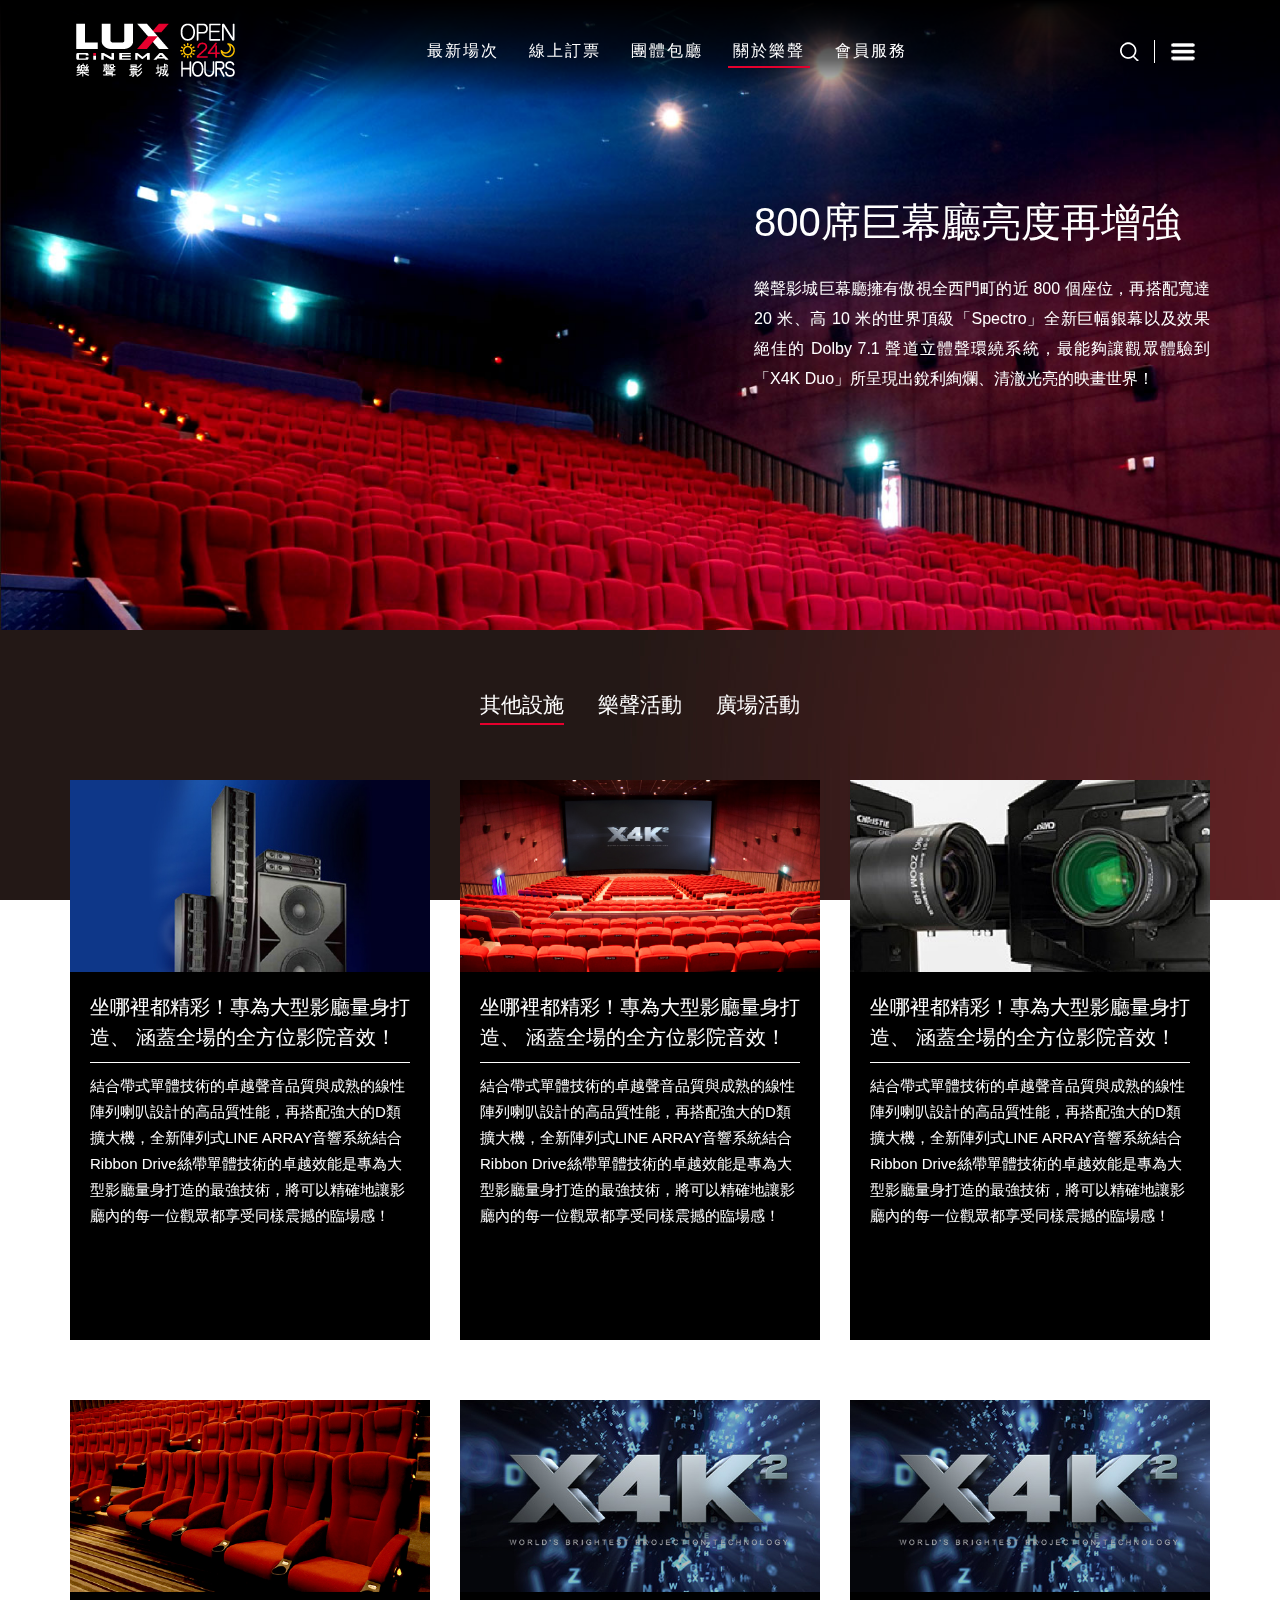
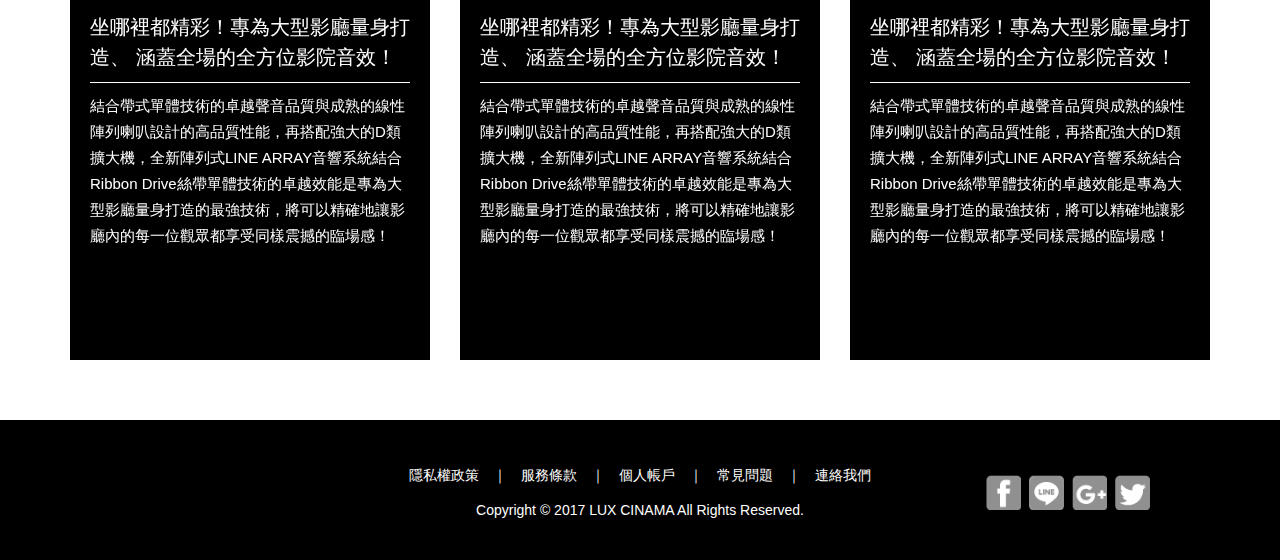
<file: about.html>
<!doctype html>
<html xmlns="http://www.w3.org/1999/xhtml">

<head>
  <meta http-equiv="Content-Type" content="text/html; charset=utf-8" />
  <title></title>
  <meta name="viewport" content="width=device-width, initial-scale=1">
  <link rel="stylesheet" href="css/bootstrap.min.css" type="text/css">
  <link rel="stylesheet" href="https://maxcdn.bootstrapcdn.com/font-awesome/4.7.0/css/font-awesome.min.css" type="text/css">
  <link rel="stylesheet" href="css/sky-forms.css" type="text/css">
  <link rel="stylesheet" href="css/swiper.min.css" type="text/css">
  <link rel="stylesheet" href="css/style.css" type="text/css">
  <script src="js/jquery.js"></script>
  <script src="js/bootstrap.min.js"></script>
  <!--[if lt IE 9]>
    <script src="https://oss.maxcdn.com/libs/html5shiv/3.7.0/html5shiv.js"></script>
    <script src="https://oss.maxcdn.com/libs/respond.js/1.4.2/respond.min.js"></script>
    <![endif]-->
  <style>
  </style>
</head>

<body>
  <div class="bg">
  </div>
  <header class="header-normal">
    <div class="container ">
      <div class="menu-normal-wrapper clearfix">
        <div class="logo"> <a href="index.html"><img src="images/logo.png" alt=""></a> </div>
        <nav class="menu-normal">
          <div class="close-menu-btn">
            <div id="nav-icon4" class="open "> <span></span> <span></span> <span></span> </div>
          </div>
          <ul class="clearfix nav-block_1">
            <li> <a href="time.html">最新場次</a> </li>
            <li> <a href="price.html">線上訂票</a> </li>
            <li> <a href="">團體包廳</a> </li>
            <li class="this"> <a href="about.html">關於樂聲</a> </li>
            <li> <a href="">會員服務</a> </li>
          </ul>
          <ul class="clearfix nav-block_2">
            <li id="go_show"> <a><img src="images/search.png" alt=""><span>搜尋</span></a> </li>
            <li class="dropdown menu-right"> <a id="drop3" href="#" class="dropdown-toggle" data-toggle="dropdown" aria-haspopup="true" role="button" aria-expanded="false">
                <img src="images/bar.png" alt=""><span>會員</span>
              </a>
              <ul class="dropdown-menu dropdown-menu-right" role="menu" aria-labelledby="drop3">
                <li role="presentation"><a role="menuitem" tabindex="-1" href="">登入/註冊</a></li>
                <li role="presentation"><a role="menuitem" tabindex="-1" href="">登出</a></li>
              </ul>
            </li>
          </ul>
          <div id="search" class="search_box_all">
            <div class="search_box">
              <input type="search"> <button>搜尋</button>
              <i class="fa fa-times" aria-hidden="true"></i>
            </div>
          </div>
        </nav>
        <div class="menu-right-toggle">
          <img src="images/bar.png" alt="">
        </div>
      </div>
    </div>
  </header>
  <div class="lux_wrapper">

    <div class="about">



      <div class="ad_1">
        <div class="container">
          <div class="ad_1_inner">
            <h1>
              800席巨幕廳亮度再增強
            </h1>
            <p>樂聲影城巨幕廳擁有傲視全西門町的近 800 個座位，再搭配寬達 20 米、高 10 米的世界頂級「Spectro」全新巨幅銀幕以及效果絕佳的 Dolby 7.1 聲道立體聲環繞系統，最能夠讓觀眾體驗到「X4K Duo」所呈現出銳利絢爛、清澈光亮的映畫世界！</p>
          </div>
        </div>
      </div>

      <div class="about_box">


        <div class="about_header">

          <a href="" class="this">其他設施
          </a>

          <a href="">樂聲活動
          </a>


          <a href="">廣場活動
          </a>


        </div>

        <div class="about_cont">

          <div class="container">

            <div class="row">

              <div class="col-md-4">

                <div class="about_one">

                  <div class="about_one_img">

                    <img src="images/about_01.jpg" alt="">

                  </div>

                  <h2>坐哪裡都精彩！專為大型影廳量身打造、
                    涵蓋全場的全方位影院音效！

                  </h2>

                  <p>結合帶式單體技術的卓越聲音品質與成熟的線性陣列喇叭設計的高品質性能，再搭配強大的D類擴大機，全新陣列式LINE ARRAY音響系統結合Ribbon Drive絲帶單體技術的卓越效能是專為大型影廳量身打造的最強技術，將可以精確地讓影廳內的每一位觀眾都享受同樣震撼的臨場感！ </p>

                </div>


              </div>

              <div class="col-md-4">

                <div class="about_one">

                  <div class="about_one_img">

                    <img src="images/about_02.jpg" alt="">

                  </div>

                  <h2>坐哪裡都精彩！專為大型影廳量身打造、
                    涵蓋全場的全方位影院音效！

                  </h2>

                  <p>結合帶式單體技術的卓越聲音品質與成熟的線性陣列喇叭設計的高品質性能，再搭配強大的D類擴大機，全新陣列式LINE ARRAY音響系統結合Ribbon Drive絲帶單體技術的卓越效能是專為大型影廳量身打造的最強技術，將可以精確地讓影廳內的每一位觀眾都享受同樣震撼的臨場感！ </p>

                </div>


              </div>


              <div class="col-md-4">

                <div class="about_one">

                  <div class="about_one_img">

                    <img src="images/about_03.jpg" alt="">

                  </div>

                  <h2>坐哪裡都精彩！專為大型影廳量身打造、
                    涵蓋全場的全方位影院音效！

                  </h2>

                  <p>結合帶式單體技術的卓越聲音品質與成熟的線性陣列喇叭設計的高品質性能，再搭配強大的D類擴大機，全新陣列式LINE ARRAY音響系統結合Ribbon Drive絲帶單體技術的卓越效能是專為大型影廳量身打造的最強技術，將可以精確地讓影廳內的每一位觀眾都享受同樣震撼的臨場感！ </p>

                </div>


              </div>


              <div class="col-md-4">

                <div class="about_one">

                  <div class="about_one_img">

                    <img src="images/about_04.jpg" alt="">

                  </div>

                  <h2>坐哪裡都精彩！專為大型影廳量身打造、
                    涵蓋全場的全方位影院音效！

                  </h2>

                  <p>結合帶式單體技術的卓越聲音品質與成熟的線性陣列喇叭設計的高品質性能，再搭配強大的D類擴大機，全新陣列式LINE ARRAY音響系統結合Ribbon Drive絲帶單體技術的卓越效能是專為大型影廳量身打造的最強技術，將可以精確地讓影廳內的每一位觀眾都享受同樣震撼的臨場感！ </p>

                </div>


              </div>

              <div class="col-md-4">

                <div class="about_one">

                  <div class="about_one_img">

                    <img src="images/about_05.jpg" alt="">

                  </div>

                  <h2>坐哪裡都精彩！專為大型影廳量身打造、
                    涵蓋全場的全方位影院音效！

                  </h2>

                  <p>結合帶式單體技術的卓越聲音品質與成熟的線性陣列喇叭設計的高品質性能，再搭配強大的D類擴大機，全新陣列式LINE ARRAY音響系統結合Ribbon Drive絲帶單體技術的卓越效能是專為大型影廳量身打造的最強技術，將可以精確地讓影廳內的每一位觀眾都享受同樣震撼的臨場感！ </p>

                </div>


              </div>

              <div class="col-md-4">

                <div class="about_one">

                  <div class="about_one_img">

                    <img src="images/about_05.jpg" alt="">

                  </div>

                  <h2>坐哪裡都精彩！專為大型影廳量身打造、
                    涵蓋全場的全方位影院音效！

                  </h2>

                  <p>結合帶式單體技術的卓越聲音品質與成熟的線性陣列喇叭設計的高品質性能，再搭配強大的D類擴大機，全新陣列式LINE ARRAY音響系統結合Ribbon Drive絲帶單體技術的卓越效能是專為大型影廳量身打造的最強技術，將可以精確地讓影廳內的每一位觀眾都享受同樣震撼的臨場感！ </p>

                </div>


              </div>


            </div>

          </div>




        </div>


      </div>


    </div>
  </div>




  </div>
  <footer>
    <div class="container">
      <div class="footer-r">
        <a href="">隱私權政策</a> ｜
        <a href="">服務條款</a> ｜
        <a href="">個人帳戶</a> ｜
        <a href="faq.html">常見問題</a> ｜
        <a href="">連絡我們 </a>
        <div class="footer-data"> Copyright © 2017 LUX CINAMA All Rights Reserved. </div>
      </div>
      <div class="f-icon">
        <a href=""><img src="images/icon_01.png" alt=""></a> <a href=""><img src="images/icon_02.png" alt=""></a>
        <a href=""><img src="images/icon_03.png" alt=""></a> <a href=""><img src="images/icon_04.png" alt=""></a>
      </div>
    </div>
  </footer>
  <!--Back to top-->
  <a href="" class="scrollup"><i class="fa fa-chevron-circle-up"></i></a>
  <!--Javascript Plugin-->
  <script src="js/totop.js" type="text/javascript"></script>
  <script>
    //側邊menu
    $(".menu-right-toggle").click(function() {
      $(".menu-normal").addClass("go-left");
    });
    $(".close-menu-btn").click(function() {
      $(".menu-normal").removeClass("go-left");
    });
    //end 側邊menu
    $(document).mouseup(function(e) {
      var container = $(".menu-normal");
      if (!container.is(e.target) // if the target of the click isn't the container...
        &&
        container.has(e.target).length === 0) // ... nor a descendant of the container
      {
        $(".menu-normal").removeClass("go-left");
      }
    });
    //menu按鈕變形
    /*
    $(document).ready(function(){
    $('#nav-icon4').click(function(){
    $(this).toggleClass('open');
    });
    });
    */
  </script>
  <script>
    $("#go_show").click(function() {
      $("#search").addClass("show_box");
    });
    $(".fa-times").click(function() {
      $("#search").removeClass("show_box");
    });
  </script>
  <script src="js/swiper.min.js"></script>
  <script>
    var swiper = new Swiper('.time_one_right.swiper-container', {
      paginationClickable: true,
      nextButton: '.swiper-button-next',
      prevButton: '.swiper-button-prev',
      // direction: 'vertical',//垂直顯示
      spaceBetween: 20, //兩個slider的距離
      //slidesPerView: 3, //一頁幾個slider
      slidesPerView: 'auto', //自動分組
      observer: true,
      observeParents: true,
      //centeredSlides: true, //置中
      //  mousewheelControl: true,  //滑鼠滾動
      //   effect: 'fade'  //淡入
      /*
      effect: 'coverflow', //3D翻轉
      coverflow: {
      rotate: 50,
      stretch: 0,
      depth: 100,
      modifier: 1,
      slideShadows : true,
      },
      */
      centeredSlides: true,
      //paginationType: 'fraction', //顯示頁數
      //   paginationType: 'progress', //進度條
      //autoplay: 4000,
      //autoplayDisableOnInteraction: true, //操作後停止自動播放
    });
  </script>
  <script src="js/scrollreveal.min.js"></script>
  <script>
    // 修改默认配置
    window.sr = ScrollReveal({
      reset: true
    });
    // 自定义一个动画集合
    sr.reveal('.box-1-right', {
      delay: 0,
      duration: 1000,
      origin: 'right',
      distance: '40%',
      scale: 1,
      viewFactor: 0.6, //0.20表示元素在产生动画之前，它的20%在viewport或容器的边界之内
      reset: true, //是否只顯示一次
    });
    // 自定义一个动画集合
    sr.reveal('.box-2-left', {
      delay: 0,
      duration: 1000,
      origin: 'left',
      distance: '40%',
      scale: 1,
      viewFactor: 0.6, //0.20表示元素在产生动画之前，它的20%在viewport或容器的边界之内
    });
  </script>
</body>

</html>
</file>
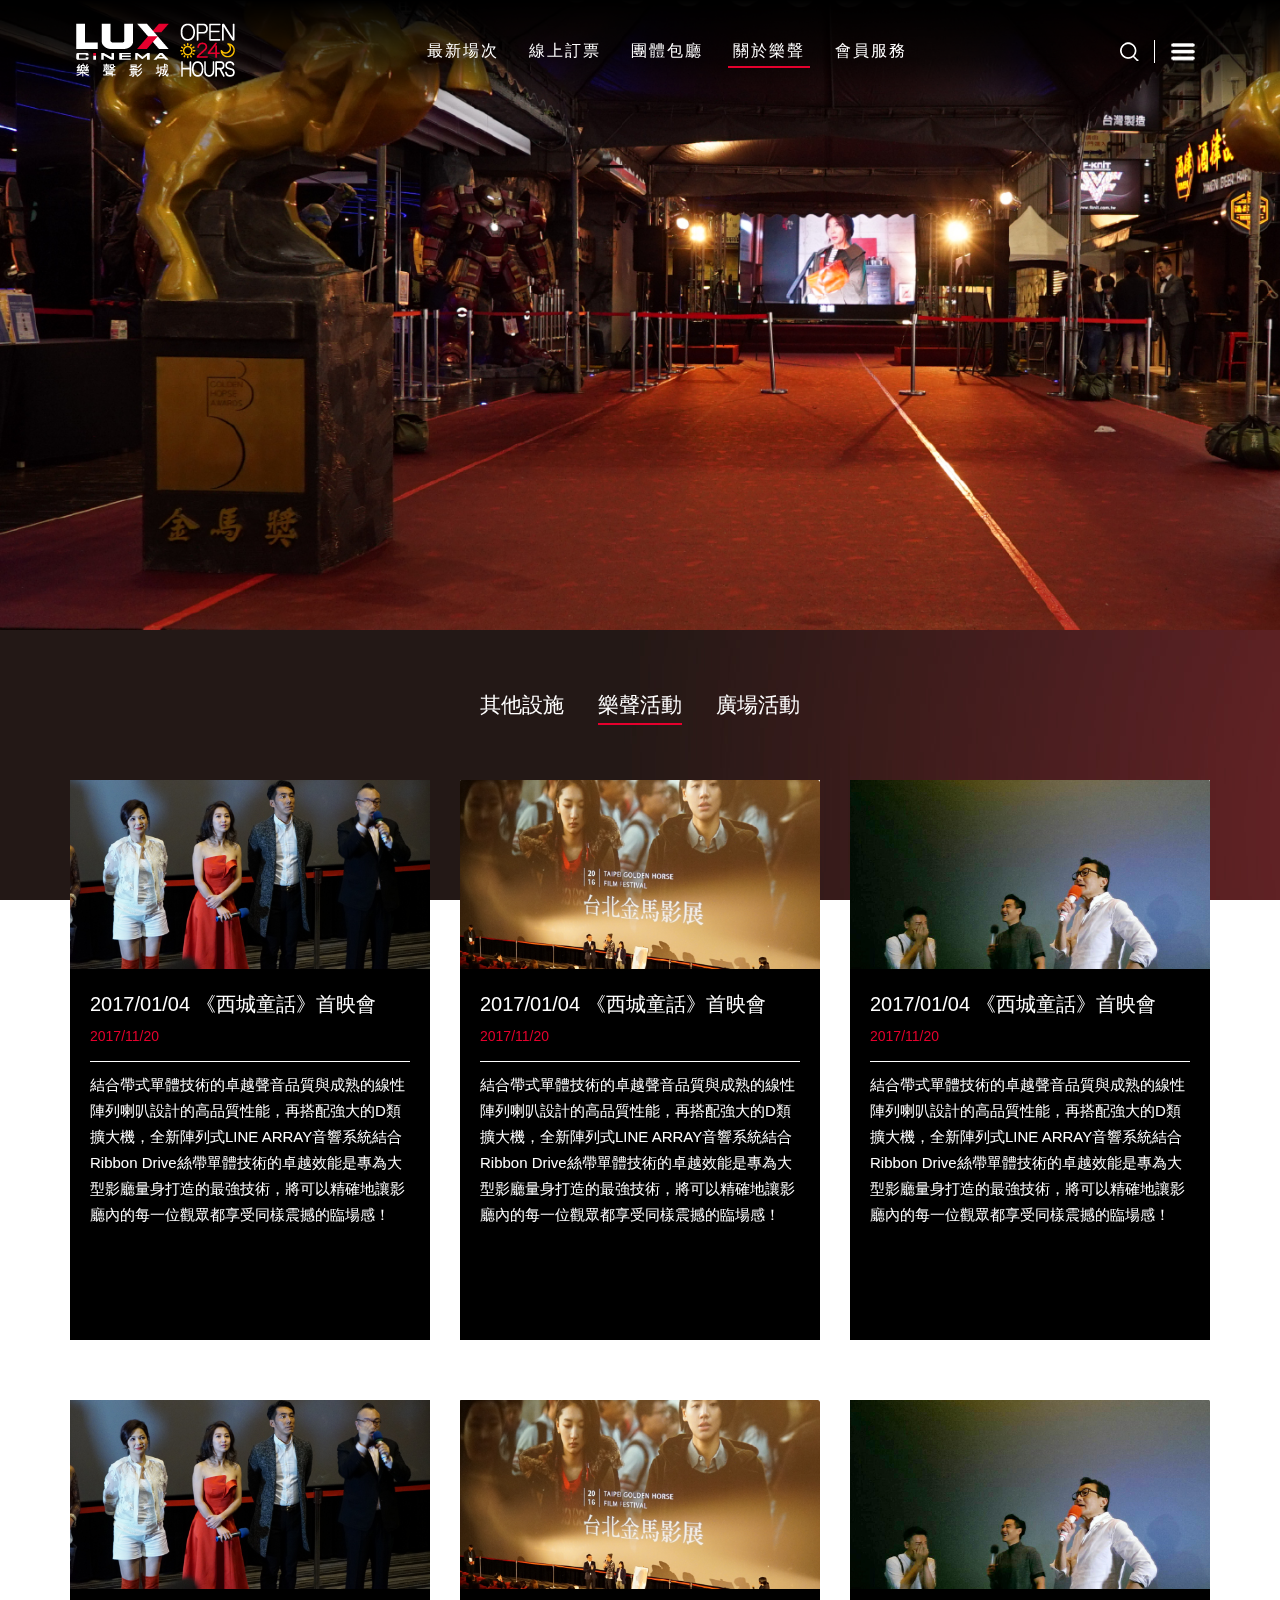
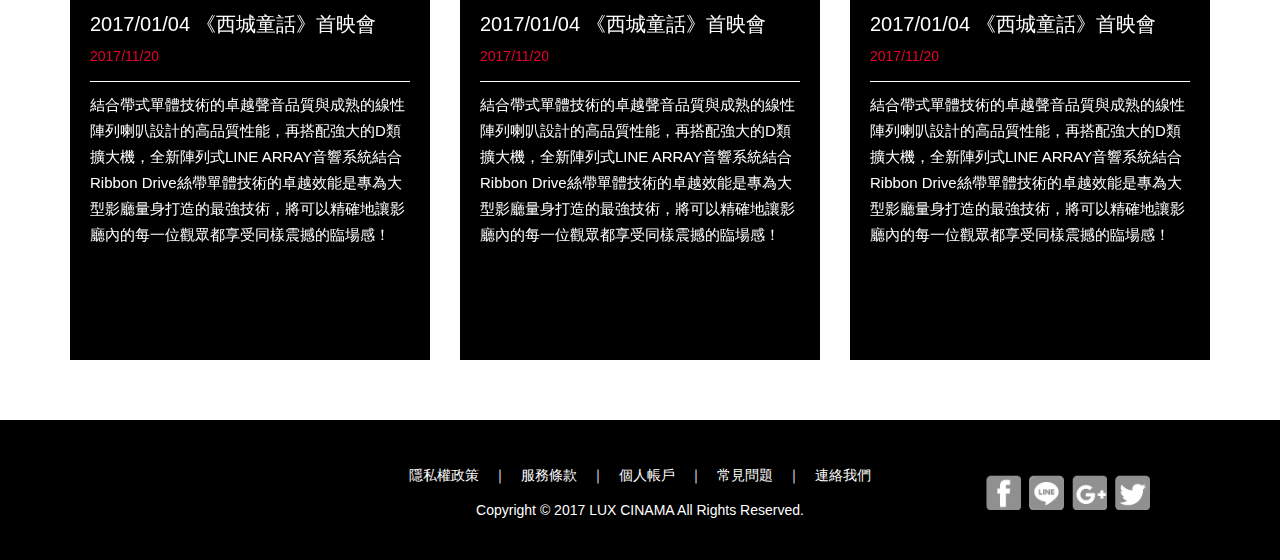
<file: event.html>
<!doctype html>
<html xmlns="http://www.w3.org/1999/xhtml">
  <head>
    <meta http-equiv="Content-Type" content="text/html; charset=utf-8" />
    <title></title>
    <meta name="viewport" content="width=device-width, initial-scale=1">
    <link rel="stylesheet" href="css/bootstrap.min.css" type="text/css">
    <link rel="stylesheet" href="https://maxcdn.bootstrapcdn.com/font-awesome/4.7.0/css/font-awesome.min.css" type="text/css">
    <link rel="stylesheet" href="css/sky-forms.css" type="text/css">
    <link rel="stylesheet" href="css/swiper.min.css" type="text/css">
    <link rel="stylesheet" href="css/style.css" type="text/css">
    <script src="js/jquery.js"></script>
    <script src="js/bootstrap.min.js"></script>
    <!--[if lt IE 9]>
    <script src="https://oss.maxcdn.com/libs/html5shiv/3.7.0/html5shiv.js"></script>
    <script src="https://oss.maxcdn.com/libs/respond.js/1.4.2/respond.min.js"></script>
    <![endif]-->
    <style>
    </style>
  </head>
  <body>
    <div class="bg">
    </div>
    <header  class="header-normal">
      <div class="container ">
        <div class="menu-normal-wrapper clearfix">
          <div class="logo"> <a href=""><img src="images/logo.png" alt=""></a> </div>
          <nav class="menu-normal">
            <div class="close-menu-btn">
              <div id="nav-icon4" class="open "> <span></span> <span></span> <span></span> </div>
            </div>
            <ul class="clearfix nav-block_1">
              <li > <a href="">最新場次</a> </li>
              <li> <a href="">線上訂票</a> </li>
              <li> <a href="">團體包廳</a> </li>
              <li class="this"> <a href="">關於樂聲</a> </li>
              <li> <a href="">會員服務</a> </li>
            </ul>
            <ul class="clearfix nav-block_2">
              <li id="go_show"> <a><img src="images/search.png" alt=""><span>搜尋</span></a> </li>
              <li class="dropdown menu-right"> <a id="drop3" href="#" class="dropdown-toggle" data-toggle="dropdown" aria-haspopup="true" role="button" aria-expanded="false">
                <img src="images/bar.png" alt=""><span>會員</span>
              </a>
              <ul class="dropdown-menu dropdown-menu-right" role="menu" aria-labelledby="drop3">
                <li role="presentation"><a role="menuitem" tabindex="-1" href="">登入/註冊</a></li>
                <li role="presentation"><a role="menuitem" tabindex="-1" href="">登出</a></li>
              </ul>
            </li>
          </ul>
          <div id="search" class="search_box_all">
            <div class="search_box">
              <input type="search">   <button>搜尋</button>
              <i class="fa fa-times" aria-hidden="true"></i>
            </div>
          </div>
        </nav>
        <div class="menu-right-toggle">
          <img src="images/bar.png" alt="">
        </div>
      </div>
    </div>
  </header>
  <div class="lux_wrapper">
    <div class="about">
      <div class="ad_1" style="background-image:url(images/about_top_1.jpg)">
      </div>
      <div class="about_box">
        <div class="about_header">
          <a href="" >其他設施
          </a>
          <a href="" class="this">樂聲活動
          </a>
          <a href="">廣場活動
          </a>
        </div>
        <div class="about_cont">
          <div class="container">
            <div class="row">
              <div class="col-md-4">
                <div class="about_one">
                  <div class="about_one_img">
                    <img src="images/about_06.jpg" alt="">
                  </div>
                  <h2>2017/01/04
                  《西城童話》首映會
                  <span>2017/11/20</span>
                  </h2>
                  <p>結合帶式單體技術的卓越聲音品質與成熟的線性陣列喇叭設計的高品質性能，再搭配強大的D類擴大機，全新陣列式LINE ARRAY音響系統結合Ribbon Drive絲帶單體技術的卓越效能是專為大型影廳量身打造的最強技術，將可以精確地讓影廳內的每一位觀眾都享受同樣震撼的臨場感！ </p>
                </div>
              </div>
              <div class="col-md-4">
                <div class="about_one">
                  <div class="about_one_img">
                    <img src="images/about_07.jpg" alt="">
                  </div>
                  <h2>2017/01/04
                  《西城童話》首映會
                  <span>2017/11/20</span>
                  </h2>
                  <p>結合帶式單體技術的卓越聲音品質與成熟的線性陣列喇叭設計的高品質性能，再搭配強大的D類擴大機，全新陣列式LINE ARRAY音響系統結合Ribbon Drive絲帶單體技術的卓越效能是專為大型影廳量身打造的最強技術，將可以精確地讓影廳內的每一位觀眾都享受同樣震撼的臨場感！ </p>
                </div>
              </div>
              <div class="col-md-4">
                <div class="about_one">
                  <div class="about_one_img">
                    <img src="images/about_08.jpg" alt="">
                  </div>
                  <h2>2017/01/04
                  《西城童話》首映會
                  <span>2017/11/20</span>
                  </h2>
                  <p>結合帶式單體技術的卓越聲音品質與成熟的線性陣列喇叭設計的高品質性能，再搭配強大的D類擴大機，全新陣列式LINE ARRAY音響系統結合Ribbon Drive絲帶單體技術的卓越效能是專為大型影廳量身打造的最強技術，將可以精確地讓影廳內的每一位觀眾都享受同樣震撼的臨場感！ </p>
                </div>
              </div>
              <div class="col-md-4">
                <div class="about_one">
                  <div class="about_one_img">
                    <img src="images/about_06.jpg" alt="">
                  </div>
                  <h2>2017/01/04
                  《西城童話》首映會
                  <span>2017/11/20</span>
                  </h2>
                  <p>結合帶式單體技術的卓越聲音品質與成熟的線性陣列喇叭設計的高品質性能，再搭配強大的D類擴大機，全新陣列式LINE ARRAY音響系統結合Ribbon Drive絲帶單體技術的卓越效能是專為大型影廳量身打造的最強技術，將可以精確地讓影廳內的每一位觀眾都享受同樣震撼的臨場感！ </p>
                </div>
              </div>
              <div class="col-md-4">
                <div class="about_one">
                  <div class="about_one_img">
                    <img src="images/about_07.jpg" alt="">
                  </div>
                  <h2>2017/01/04
                  《西城童話》首映會
                  <span>2017/11/20</span>
                  </h2>
                  <p>結合帶式單體技術的卓越聲音品質與成熟的線性陣列喇叭設計的高品質性能，再搭配強大的D類擴大機，全新陣列式LINE ARRAY音響系統結合Ribbon Drive絲帶單體技術的卓越效能是專為大型影廳量身打造的最強技術，將可以精確地讓影廳內的每一位觀眾都享受同樣震撼的臨場感！ </p>
                </div>
              </div>
              <div class="col-md-4">
                <div class="about_one">
                  <div class="about_one_img">
                    <img src="images/about_08.jpg" alt="">
                  </div>
                  <h2>2017/01/04
                  《西城童話》首映會
                  <span>2017/11/20</span>
                  </h2>
                  <p>結合帶式單體技術的卓越聲音品質與成熟的線性陣列喇叭設計的高品質性能，再搭配強大的D類擴大機，全新陣列式LINE ARRAY音響系統結合Ribbon Drive絲帶單體技術的卓越效能是專為大型影廳量身打造的最強技術，將可以精確地讓影廳內的每一位觀眾都享受同樣震撼的臨場感！ </p>
                </div>
              </div>
            </div>
          </div>
        </div>
      </div>
    </div>
  </div>
</div>
<footer>
  <div class="container">
    <div class="footer-r">
      <a href="/member/privacy">隱私權政策</a> ｜
      <a href="mailto:support@garageplay.tw">服務條款</a> ｜
      <a href="/member/about">個人帳戶</a> ｜
      <a href="/member/service">常見問題</a>  ｜
      <a href="/media">連絡我們 </a>
      <div class="footer-data"> Copyright © 2017  LUX CINAMA All Rights Reserved. </div>
    </div>
    <div class="f-icon">
      <a href=""><img src="images/icon_01.png" alt=""></a> <a href=""><img src="images/icon_02.png" alt=""></a>
      <a href=""><img src="images/icon_03.png" alt=""></a> <a href=""><img src="images/icon_04.png" alt=""></a>
    </div>
  </div>
</footer>
<!--Back to top-->
<a href="" class="scrollup"><i class="fa fa-chevron-circle-up"></i></a>
<!--Javascript Plugin-->
<script src="js/totop.js" type="text/javascript"></script>
<script>
//側邊menu
$(".menu-right-toggle").click(function(){
$(".menu-normal").addClass("go-left");
});
$(".close-menu-btn").click(function(){
$(".menu-normal").removeClass("go-left");
});
//end 側邊menu
$(document).mouseup(function (e){
var container = $(".menu-normal");
if (!container.is(e.target) // if the target of the click isn't the container...
&& container.has(e.target).length === 0) // ... nor a descendant of the container
{
$(".menu-normal").removeClass("go-left");
}
});
//menu按鈕變形
/*
$(document).ready(function(){
$('#nav-icon4').click(function(){
$(this).toggleClass('open');
});
});
*/
</script>
<script>
$("#go_show").click(function(){
$("#search").addClass("show_box");
});
$(".fa-times").click(function(){
$("#search").removeClass("show_box");
});
</script>
<script src="js/swiper.min.js"></script>
<script>
var swiper = new Swiper('.time_one_right.swiper-container', {
paginationClickable: true,
nextButton:'.swiper-button-next',
prevButton:'.swiper-button-prev',
// direction: 'vertical',//垂直顯示
spaceBetween: 20,//兩個slider的距離
//slidesPerView: 3, //一頁幾個slider
slidesPerView:'auto', //自動分組
observer:true,
observeParents:true,
//centeredSlides: true, //置中
//  mousewheelControl: true,  //滑鼠滾動
//   effect: 'fade'  //淡入
/*
effect: 'coverflow', //3D翻轉
coverflow: {
rotate: 50,
stretch: 0,
depth: 100,
modifier: 1,
slideShadows : true,
},
*/
centeredSlides: true,
//paginationType: 'fraction', //顯示頁數
//   paginationType: 'progress', //進度條
//autoplay: 4000,
//autoplayDisableOnInteraction: true, //操作後停止自動播放
});
</script>
<script src="js/scrollreveal.min.js"></script>
<script>
// 修改默认配置
window.sr = ScrollReveal({ reset: true });
// 自定义一个动画集合
sr.reveal( '.box-1-right', {
delay: 0,
duration    : 1000,
origin:'right',
distance: '40%',
scale: 1,
viewFactor  : 0.6, //0.20表示元素在产生动画之前，它的20%在viewport或容器的边界之内
reset:true, //是否只顯示一次
} );
// 自定义一个动画集合
sr.reveal( '.box-2-left', {
delay: 0,
duration    : 1000,
origin:'left',
distance: '40%',
scale: 1,
viewFactor  : 0.6, //0.20表示元素在产生动画之前，它的20%在viewport或容器的边界之内
} );
</script>
</body>
</html>
</file>
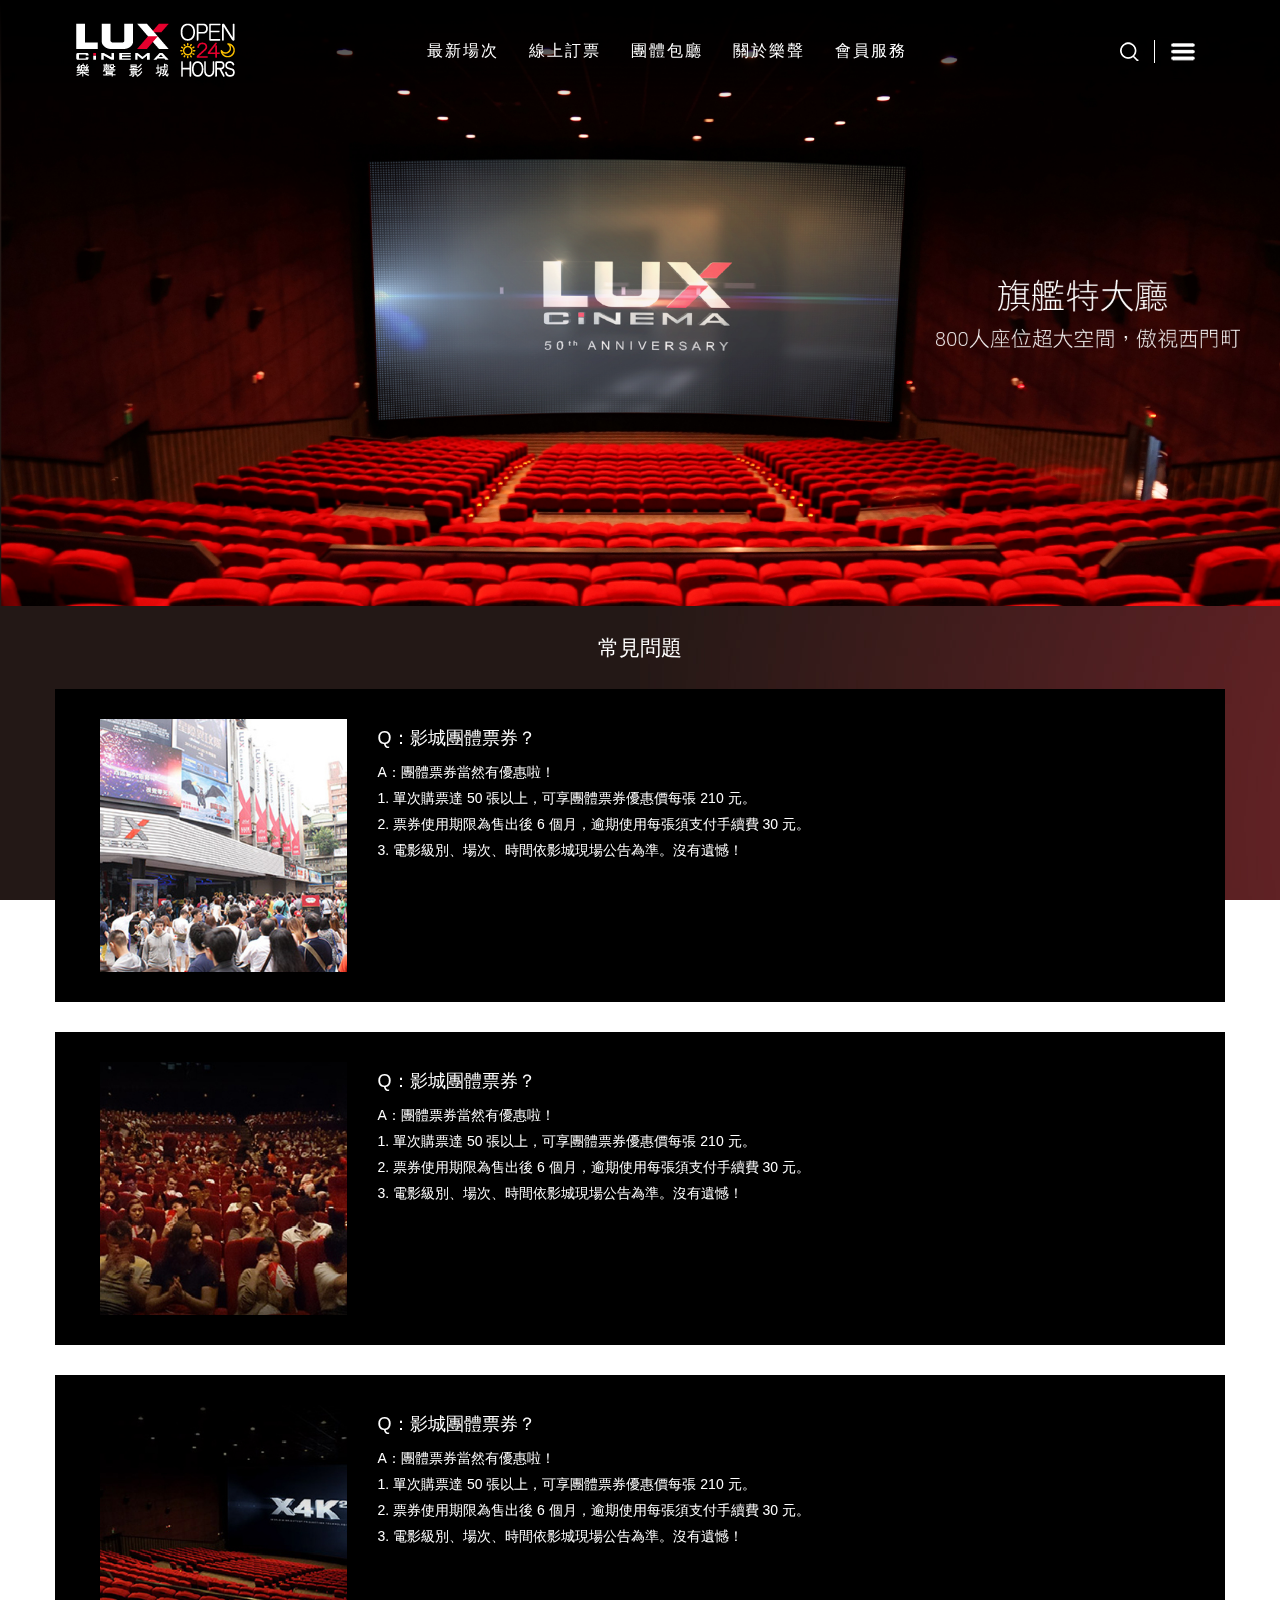
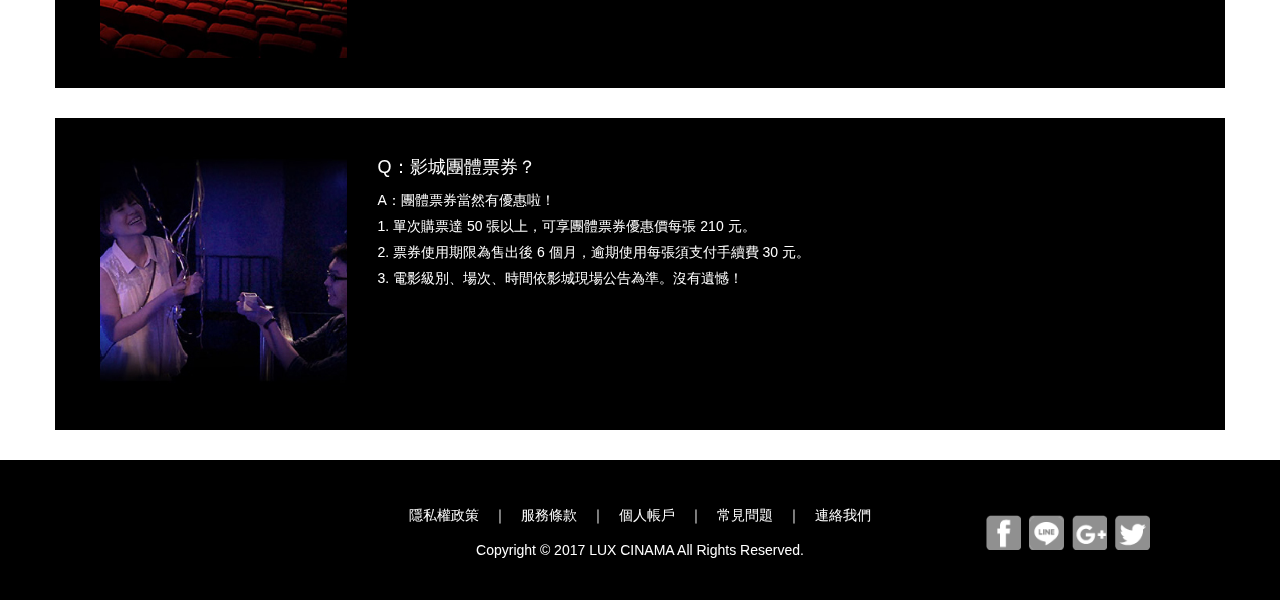
<file: faq.html>
<!doctype html>
<html xmlns="http://www.w3.org/1999/xhtml">

<head>
  <meta http-equiv="Content-Type" content="text/html; charset=utf-8" />
  <title></title>
  <meta name="viewport" content="width=device-width, initial-scale=1">
  <link rel="stylesheet" href="css/bootstrap.min.css" type="text/css">
  <link rel="stylesheet" href="https://maxcdn.bootstrapcdn.com/font-awesome/4.7.0/css/font-awesome.min.css" type="text/css">
  <link rel="stylesheet" href="css/sky-forms.css" type="text/css">
  <link rel="stylesheet" href="css/swiper.min.css" type="text/css">
  <link rel="stylesheet" href="css/style.css" type="text/css">
  <script src="js/jquery.js"></script>
  <script src="js/bootstrap.min.js"></script>
  <!--[if lt IE 9]>
    <script src="https://oss.maxcdn.com/libs/html5shiv/3.7.0/html5shiv.js"></script>
    <script src="https://oss.maxcdn.com/libs/respond.js/1.4.2/respond.min.js"></script>
    <![endif]-->
  <style>
  </style>
</head>

<body>
  <div class="bg">
  </div>
  <header class="header-normal">
    <div class="container ">
      <div class="menu-normal-wrapper clearfix">
        <div class="logo"> <a href="index.html"><img src="images/logo.png" alt=""></a> </div>
        <nav class="menu-normal">
          <div class="close-menu-btn">
            <div id="nav-icon4" class="open "> <span></span> <span></span> <span></span> </div>
          </div>
          <ul class="clearfix nav-block_1">
            <li> <a href="time.html">最新場次</a> </li>
            <li> <a href="price.html">線上訂票</a> </li>
            <li> <a href="">團體包廳</a> </li>
            <li> <a href="about.html">關於樂聲</a> </li>
            <li> <a href="">會員服務</a> </li>
          </ul>
          <ul class="clearfix nav-block_2">
            <li id="go_show"> <a><img src="images/search.png" alt=""><span>搜尋</span></a> </li>
            <li class="dropdown menu-right"> <a id="drop3" href="#" class="dropdown-toggle" data-toggle="dropdown" aria-haspopup="true" role="button" aria-expanded="false">
                <img src="images/bar.png" alt=""><span>會員</span>
              </a>
              <ul class="dropdown-menu dropdown-menu-right" role="menu" aria-labelledby="drop3">
                <li role="presentation"><a role="menuitem" tabindex="-1" href="">登入/註冊</a></li>
                <li role="presentation"><a role="menuitem" tabindex="-1" href="">登出</a></li>
              </ul>
            </li>
          </ul>
          <div id="search" class="search_box_all">
            <div class="search_box">
              <input type="search"> <button>搜尋</button>
              <i class="fa fa-times" aria-hidden="true"></i>
            </div>
          </div>
        </nav>
        <div class="menu-right-toggle">
          <img src="images/bar.png" alt="">
        </div>
      </div>
    </div>
  </header>
  <div class="lux_wrapper">
    <div class="about">
      <div class="about_top">
        <img src="images/about_top_2.jpg" alt="">
      </div>
      <div class="faq">
        <h3>常見問題</h3>
        <div class="container">
          <div class="row">
            <div class="col-md-3">
              <img src="images/about_09.jpg" alt="">
            </div>
            <div class="col-md-9">
              <h4>Q：影城團體票券？
              </h4>
              <p>A：團體票券當然有優惠啦！<br>
                1. 單次購票達 50 張以上，可享團體票券優惠價每張 210 元。<br>
                2. 票券使用期限為售出後 6 個月，逾期使用每張須支付手續費 30 元。<br>
                3. 電影級別、場次、時間依影城現場公告為準。沒有遺憾！ </p>
            </div>
          </div>
          <div class="row">
            <div class="col-md-3">
              <img src="images/about_10.jpg" alt="">
            </div>
            <div class="col-md-9">
              <h4>Q：影城團體票券？
              </h4>
              <p>A：團體票券當然有優惠啦！<br>
                1. 單次購票達 50 張以上，可享團體票券優惠價每張 210 元。<br>
                2. 票券使用期限為售出後 6 個月，逾期使用每張須支付手續費 30 元。<br>
                3. 電影級別、場次、時間依影城現場公告為準。沒有遺憾！ </p>
            </div>
          </div>
          <div class="row">
            <div class="col-md-3">
              <img src="images/about_11.jpg" alt="">
            </div>
            <div class="col-md-9">
              <h4>Q：影城團體票券？
              </h4>
              <p>A：團體票券當然有優惠啦！<br>
                1. 單次購票達 50 張以上，可享團體票券優惠價每張 210 元。<br>
                2. 票券使用期限為售出後 6 個月，逾期使用每張須支付手續費 30 元。<br>
                3. 電影級別、場次、時間依影城現場公告為準。沒有遺憾！ </p>
            </div>
          </div>
          <div class="row">
            <div class="col-md-3">
              <img src="images/about_12.jpg" alt="">
            </div>
            <div class="col-md-9">
              <h4>Q：影城團體票券？
              </h4>
              <p>A：團體票券當然有優惠啦！<br>
                1. 單次購票達 50 張以上，可享團體票券優惠價每張 210 元。<br>
                2. 票券使用期限為售出後 6 個月，逾期使用每張須支付手續費 30 元。<br>
                3. 電影級別、場次、時間依影城現場公告為準。沒有遺憾！ </p>
            </div>
          </div>
        </div>
      </div>
    </div>
  </div>
  </div>
  <footer>
    <div class="container">
      <div class="footer-r">
        <a href="">隱私權政策</a> ｜
        <a href="">服務條款</a> ｜
        <a href="">個人帳戶</a> ｜
        <a href="faq.html">常見問題</a> ｜
        <a href="">連絡我們 </a>
        <div class="footer-data"> Copyright © 2017 LUX CINAMA All Rights Reserved. </div>
      </div>
      <div class="f-icon">
        <a href=""><img src="images/icon_01.png" alt=""></a> <a href=""><img src="images/icon_02.png" alt=""></a>
        <a href=""><img src="images/icon_03.png" alt=""></a> <a href=""><img src="images/icon_04.png" alt=""></a>
      </div>
    </div>
  </footer>
  <!--Back to top-->
  <a href="" class="scrollup"><i class="fa fa-chevron-circle-up"></i></a>
  <!--Javascript Plugin-->
  <script src="js/totop.js" type="text/javascript"></script>
  <script>
    //側邊menu
    $(".menu-right-toggle").click(function() {
      $(".menu-normal").addClass("go-left");
    });
    $(".close-menu-btn").click(function() {
      $(".menu-normal").removeClass("go-left");
    });
    //end 側邊menu
    $(document).mouseup(function(e) {
      var container = $(".menu-normal");
      if (!container.is(e.target) // if the target of the click isn't the container...
        &&
        container.has(e.target).length === 0) // ... nor a descendant of the container
      {
        $(".menu-normal").removeClass("go-left");
      }
    });
    //menu按鈕變形
    /*
    $(document).ready(function(){
    $('#nav-icon4').click(function(){
    $(this).toggleClass('open');
    });
    });
    */
  </script>
  <script>
    $("#go_show").click(function() {
      $("#search").addClass("show_box");
    });
    $(".fa-times").click(function() {
      $("#search").removeClass("show_box");
    });
  </script>
  <script src="js/swiper.min.js"></script>
  <script>
    var swiper = new Swiper('.time_one_right.swiper-container', {
      paginationClickable: true,
      nextButton: '.swiper-button-next',
      prevButton: '.swiper-button-prev',
      // direction: 'vertical',//垂直顯示
      spaceBetween: 20, //兩個slider的距離
      //slidesPerView: 3, //一頁幾個slider
      slidesPerView: 'auto', //自動分組
      observer: true,
      observeParents: true,
      //centeredSlides: true, //置中
      //  mousewheelControl: true,  //滑鼠滾動
      //   effect: 'fade'  //淡入
      /*
      effect: 'coverflow', //3D翻轉
      coverflow: {
      rotate: 50,
      stretch: 0,
      depth: 100,
      modifier: 1,
      slideShadows : true,
      },
      */
      centeredSlides: true,
      //paginationType: 'fraction', //顯示頁數
      //   paginationType: 'progress', //進度條
      //autoplay: 4000,
      //autoplayDisableOnInteraction: true, //操作後停止自動播放
    });
  </script>
  <script src="js/scrollreveal.min.js"></script>
  <script>
    // 修改默认配置
    window.sr = ScrollReveal({
      reset: true
    });
    // 自定义一个动画集合
    sr.reveal('.box-1-right', {
      delay: 0,
      duration: 1000,
      origin: 'right',
      distance: '40%',
      scale: 1,
      viewFactor: 0.6, //0.20表示元素在产生动画之前，它的20%在viewport或容器的边界之内
      reset: true, //是否只顯示一次
    });
    // 自定义一个动画集合
    sr.reveal('.box-2-left', {
      delay: 0,
      duration: 1000,
      origin: 'left',
      distance: '40%',
      scale: 1,
      viewFactor: 0.6, //0.20表示元素在产生动画之前，它的20%在viewport或容器的边界之内
    });
  </script>
</body>

</html>
</file>
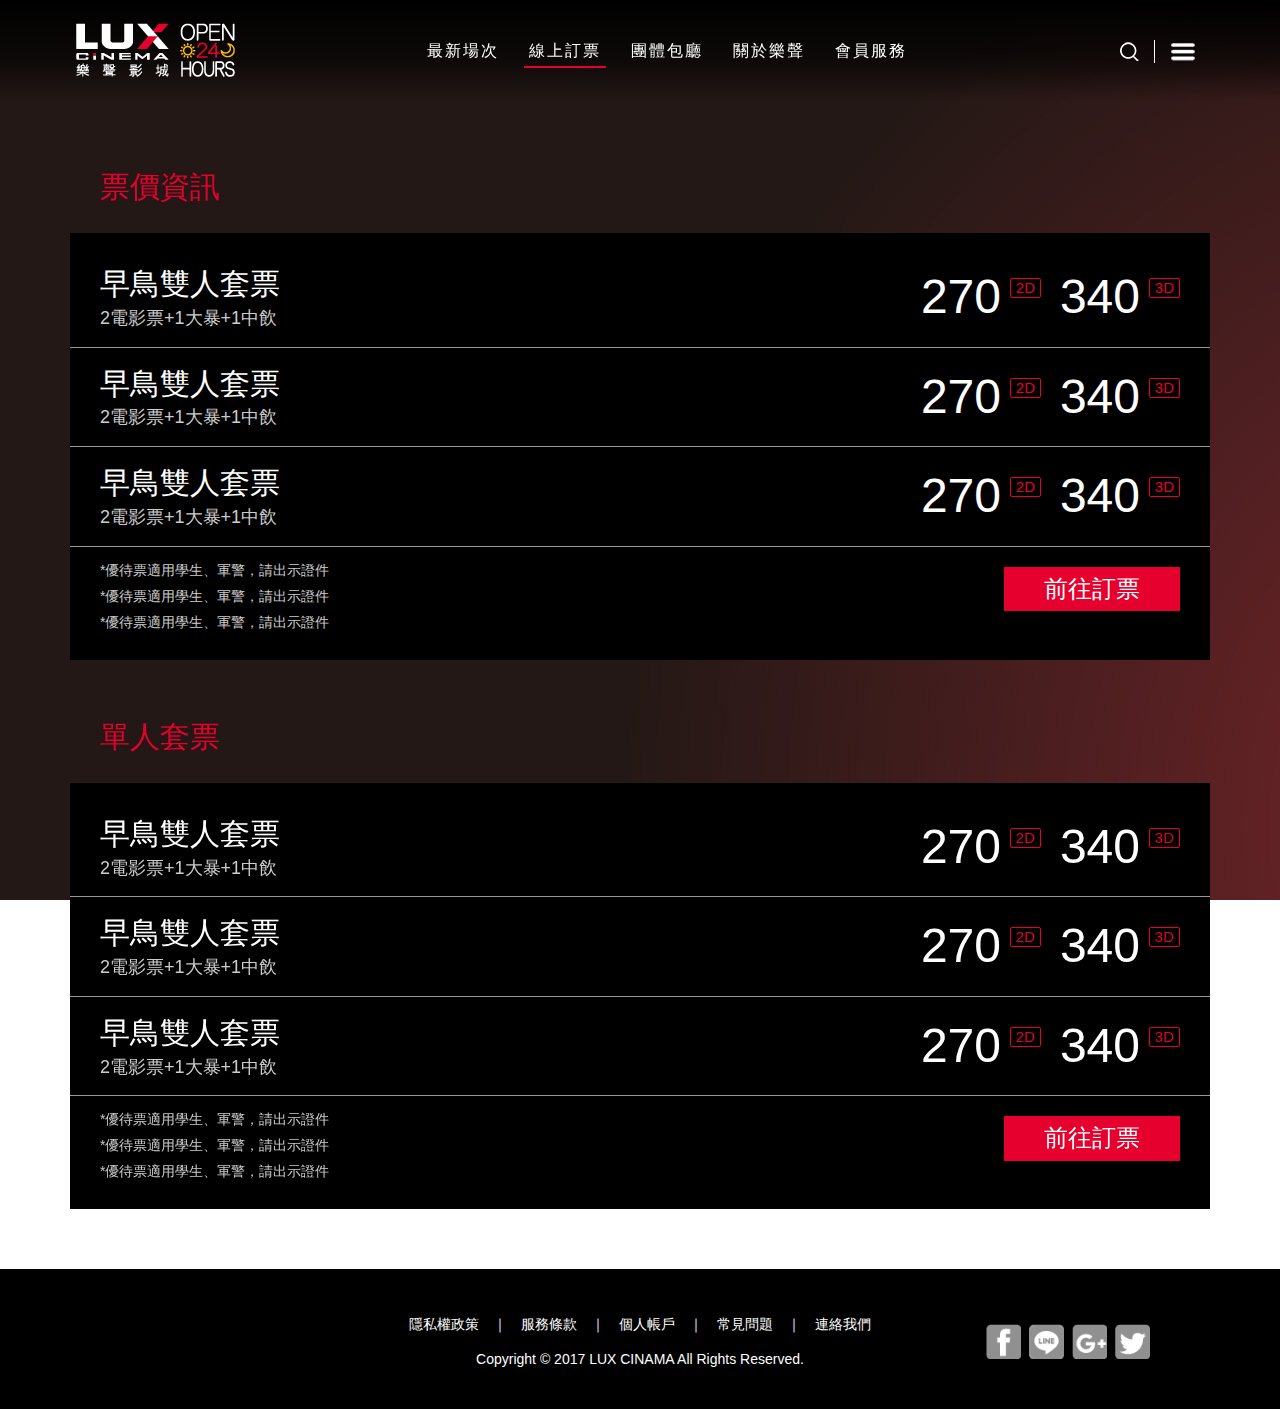
<file: price.html>
<!doctype html>
<html xmlns="http://www.w3.org/1999/xhtml">

<head>
  <meta http-equiv="Content-Type" content="text/html; charset=utf-8" />
  <title></title>
  <meta name="viewport" content="width=device-width, initial-scale=1">
  <link rel="stylesheet" href="css/bootstrap.min.css" type="text/css">
  <link rel="stylesheet" href="https://maxcdn.bootstrapcdn.com/font-awesome/4.7.0/css/font-awesome.min.css" type="text/css">
  <link rel="stylesheet" href="css/sky-forms.css" type="text/css">
  <link rel="stylesheet" href="css/swiper.min.css" type="text/css">
  <link rel="stylesheet" href="css/style.css" type="text/css">
  <script src="js/jquery.js"></script>
  <script src="js/bootstrap.min.js"></script>
  <!--[if lt IE 9]>
    <script src="https://oss.maxcdn.com/libs/html5shiv/3.7.0/html5shiv.js"></script>
    <script src="https://oss.maxcdn.com/libs/respond.js/1.4.2/respond.min.js"></script>
    <![endif]-->
  <style>
  </style>
</head>

<body>
  <div class="bg">
  </div>
  <header class="header-normal">
    <div class="container ">
      <div class="menu-normal-wrapper clearfix">
        <div class="logo"> <a href="index.html"><img src="images/logo.png" alt=""></a> </div>
        <nav class="menu-normal">
          <div class="close-menu-btn">
            <div id="nav-icon4" class="open "> <span></span> <span></span> <span></span> </div>
          </div>
          <ul class="clearfix nav-block_1">
            <li> <a href="time.html">最新場次</a> </li>
            <li class="this"> <a href="price.html">線上訂票</a> </li>
            <li> <a href="">團體包廳</a> </li>
            <li> <a href="about.html">關於樂聲</a> </li>
            <li> <a href="">會員服務</a> </li>
          </ul>
          <ul class="clearfix nav-block_2">
            <li id="go_show"> <a><img src="images/search.png" alt=""><span>搜尋</span></a> </li>
            <li class="dropdown menu-right"> <a id="drop3" href="#" class="dropdown-toggle" data-toggle="dropdown" aria-haspopup="true" role="button" aria-expanded="false">
                <img src="images/bar.png" alt=""><span>會員</span>
              </a>
              <ul class="dropdown-menu dropdown-menu-right" role="menu" aria-labelledby="drop3">
                <li role="presentation"><a role="menuitem" tabindex="-1" href="">登入/註冊</a></li>
                <li role="presentation"><a role="menuitem" tabindex="-1" href="">登出</a></li>
              </ul>
            </li>
          </ul>
          <div id="search" class="search_box_all">
            <div class="search_box">
              <input type="search"> <button>搜尋</button>
              <i class="fa fa-times" aria-hidden="true"></i>
            </div>
          </div>
        </nav>
        <div class="menu-right-toggle">
          <img src="images/bar.png" alt="">
        </div>
      </div>
    </div>
  </header>
  <div class="lux_wrapper">
    <div class="price_all">
      <div class="container">


        <div class="price_box">
          <h1>票價資訊</h1>
          <div class="price_one">
            <div class="price_one_box">
              <div class="price_row">
                <div class="price_left">
                  早鳥雙人套票
                  <span>2電影票+1大暴+1中飲</span>
                </div>
                <div class="price_right">
                  <div class="price_no">
                    270
                    <span>2D</span>
                  </div>
                  <div class="price_no">
                    340
                    <span>3D</span>
                  </div>
                </div>
              </div>

              <div class="price_row">
                <div class="price_left">
                  早鳥雙人套票
                  <span>2電影票+1大暴+1中飲</span>
                </div>
                <div class="price_right">
                  <div class="price_no">
                    270
                    <span>2D</span>
                  </div>
                  <div class="price_no">
                    340
                    <span>3D</span>
                  </div>
                </div>
              </div>


              <div class="price_row">
                <div class="price_left">
                  早鳥雙人套票
                  <span>2電影票+1大暴+1中飲</span>
                </div>
                <div class="price_right">
                  <div class="price_no">
                    270
                    <span>2D</span>
                  </div>
                  <div class="price_no">
                    340
                    <span>3D</span>
                  </div>
                </div>
              </div>

            </div>
            <div class="one_bottom">
              <div class="one_bottom_left">
                *優待票適用學生、軍警，請出示證件
                <br> *優待票適用學生、軍警，請出示證件
                <br> *優待票適用學生、軍警，請出示證件


              </div>
              <div class="one_bottom_right">
                <a href="tkt_01.html" class="one_bottom_btn">前往訂票</a>
              </div>
            </div>
          </div>
        </div>




        <div class="price_box">
          <h1>單人套票</h1>
          <div class="price_one">
            <div class="price_one_box">
              <div class="price_row">
                <div class="price_left">
                  早鳥雙人套票
                  <span>2電影票+1大暴+1中飲</span>
                </div>
                <div class="price_right">
                  <div class="price_no">
                    270
                    <span>2D</span>
                  </div>
                  <div class="price_no">
                    340
                    <span>3D</span>
                  </div>
                </div>
              </div>

              <div class="price_row">
                <div class="price_left">
                  早鳥雙人套票
                  <span>2電影票+1大暴+1中飲</span>
                </div>
                <div class="price_right">
                  <div class="price_no">
                    270
                    <span>2D</span>
                  </div>
                  <div class="price_no">
                    340
                    <span>3D</span>
                  </div>
                </div>
              </div>


              <div class="price_row">
                <div class="price_left">
                  早鳥雙人套票
                  <span>2電影票+1大暴+1中飲</span>
                </div>
                <div class="price_right">
                  <div class="price_no">
                    270
                    <span>2D</span>
                  </div>
                  <div class="price_no">
                    340
                    <span>3D</span>
                  </div>
                </div>
              </div>

            </div>
            <div class="one_bottom">
              <div class="one_bottom_left">
                *優待票適用學生、軍警，請出示證件
                <br> *優待票適用學生、軍警，請出示證件
                <br> *優待票適用學生、軍警，請出示證件


              </div>
              <div class="one_bottom_right">
                <a href="tkt_01.html" class="one_bottom_btn">前往訂票</a>
              </div>
            </div>
          </div>
        </div>
      </div>
    </div>
  </div>
  <footer>
    <div class="container">
      <div class="footer-r">
        <a href="">隱私權政策</a> ｜
        <a href="">服務條款</a> ｜
        <a href="">個人帳戶</a> ｜
        <a href="faq.html">常見問題</a> ｜
        <a href="">連絡我們 </a>
        <div class="footer-data"> Copyright © 2017 LUX CINAMA All Rights Reserved. </div>
      </div>
      <div class="f-icon">
        <a href=""><img src="images/icon_01.png" alt=""></a> <a href=""><img src="images/icon_02.png" alt=""></a>
        <a href=""><img src="images/icon_03.png" alt=""></a> <a href=""><img src="images/icon_04.png" alt=""></a>
      </div>
    </div>
  </footer>
  <!--Back to top-->
  <a href="" class="scrollup"><i class="fa fa-chevron-circle-up"></i></a>
  <!--Javascript Plugin-->
  <script src="js/totop.js" type="text/javascript"></script>
  <script>
    //側邊menu
    $(".menu-right-toggle").click(function() {
      $(".menu-normal").addClass("go-left");
    });
    $(".close-menu-btn").click(function() {
      $(".menu-normal").removeClass("go-left");
    });
    //end 側邊menu
    $(document).mouseup(function(e) {
      var container = $(".menu-normal");
      if (!container.is(e.target) // if the target of the click isn't the container...
        &&
        container.has(e.target).length === 0) // ... nor a descendant of the container
      {
        $(".menu-normal").removeClass("go-left");
      }
    });
    //menu按鈕變形
    /*
    $(document).ready(function(){
    $('#nav-icon4').click(function(){
    $(this).toggleClass('open');
    });
    });
    */
  </script>
  <script>
    $("#go_show").click(function() {
      $("#search").addClass("show_box");
    });
    $(".fa-times").click(function() {
      $("#search").removeClass("show_box");
    });
  </script>
  <script src="js/swiper.min.js"></script>
  <script>
    var swiper = new Swiper('.time_one_right.swiper-container', {
      paginationClickable: true,
      nextButton: '.swiper-button-next',
      prevButton: '.swiper-button-prev',
      // direction: 'vertical',//垂直顯示
      spaceBetween: 20, //兩個slider的距離
      //slidesPerView: 3, //一頁幾個slider
      slidesPerView: 'auto', //自動分組
      observer: true,
      observeParents: true,
      //centeredSlides: true, //置中
      //  mousewheelControl: true,  //滑鼠滾動
      //   effect: 'fade'  //淡入
      /*
      effect: 'coverflow', //3D翻轉
      coverflow: {
      rotate: 50,
      stretch: 0,
      depth: 100,
      modifier: 1,
      slideShadows : true,
      },
      */
      centeredSlides: true,
      //paginationType: 'fraction', //顯示頁數
      //   paginationType: 'progress', //進度條
      //autoplay: 4000,
      //autoplayDisableOnInteraction: true, //操作後停止自動播放
    });
  </script>
  <script src="js/scrollreveal.min.js"></script>
  <script>
    // 修改默认配置
    window.sr = ScrollReveal({
      reset: true
    });
    // 自定义一个动画集合
    sr.reveal('.box-1-right', {
      delay: 0,
      duration: 1000,
      origin: 'right',
      distance: '40%',
      scale: 1,
      viewFactor: 0.6, //0.20表示元素在产生动画之前，它的20%在viewport或容器的边界之内
      reset: true, //是否只顯示一次
    });
    // 自定义一个动画集合
    sr.reveal('.box-2-left', {
      delay: 0,
      duration: 1000,
      origin: 'left',
      distance: '40%',
      scale: 1,
      viewFactor: 0.6, //0.20表示元素在产生动画之前，它的20%在viewport或容器的边界之内
    });
  </script>
</body>

</html>
</file>
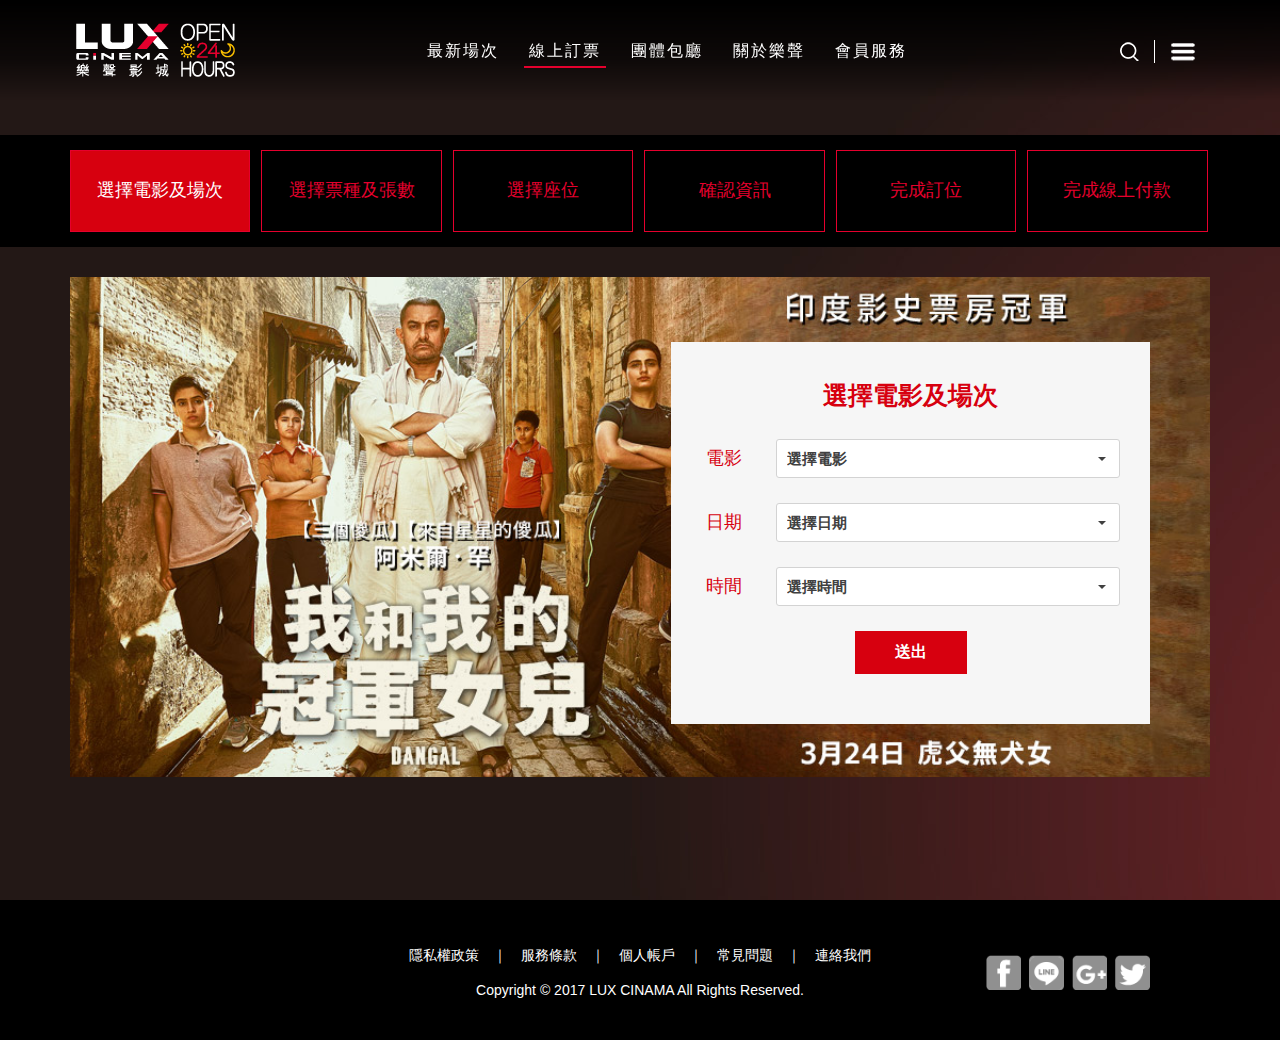
<file: tkt_01.html>
<!doctype html>
<html xmlns="http://www.w3.org/1999/xhtml">

<head>
  <meta http-equiv="Content-Type" content="text/html; charset=utf-8" />
  <title></title>
  <meta name="viewport" content="width=device-width, initial-scale=1">
  <link rel="stylesheet" href="css/bootstrap.min.css" type="text/css">
  <link rel="stylesheet" href="https://maxcdn.bootstrapcdn.com/font-awesome/4.7.0/css/font-awesome.min.css" type="text/css">
  <link rel="stylesheet" href="css/sky-forms.css" type="text/css">
  <link rel="stylesheet" href="css/swiper.min.css" type="text/css">
  <link rel="stylesheet" href="css/style.css" type="text/css">
  <link rel="stylesheet" href="css/tkt.css" type="text/css">
  <script src="js/jquery.js"></script>
  <script src="js/bootstrap.min.js"></script>
  <!--[if lt IE 9]>
    <script src="https://oss.maxcdn.com/libs/html5shiv/3.7.0/html5shiv.js"></script>
    <script src="https://oss.maxcdn.com/libs/respond.js/1.4.2/respond.min.js"></script>
    <![endif]-->
  <style>
  </style>
</head>

<body>
  <div class="bg">
  </div>
  <header class="header-normal">
    <div class="container ">
      <div class="menu-normal-wrapper clearfix">
        <div class="logo"> <a href="index.html"><img src="images/logo.png" alt=""></a> </div>
        <nav class="menu-normal">
          <div class="close-menu-btn">
            <div id="nav-icon4" class="open "> <span></span> <span></span> <span></span> </div>
          </div>
          <ul class="clearfix nav-block_1">
            <li> <a href="time.html">最新場次</a> </li>
            <li class="this"> <a href="price.html">線上訂票</a> </li>
            <li> <a href="">團體包廳</a> </li>
            <li> <a href="about.html">關於樂聲</a> </li>
            <li> <a href="">會員服務</a> </li>
          </ul>
          <ul class="clearfix nav-block_2">
            <li id="go_show"> <a><img src="images/search.png" alt=""><span>搜尋</span></a> </li>
            <li class="dropdown menu-right"> <a id="drop3" href="#" class="dropdown-toggle" data-toggle="dropdown" aria-haspopup="true" role="button" aria-expanded="false">
                <img src="images/bar.png" alt=""><span>會員</span>
              </a>
              <ul class="dropdown-menu dropdown-menu-right" role="menu" aria-labelledby="drop3">
                <li role="presentation"><a role="menuitem" tabindex="-1" href="">登入/註冊</a></li>
                <li role="presentation"><a role="menuitem" tabindex="-1" href="">登出</a></li>
              </ul>
            </li>
          </ul>
          <div id="search" class="search_box_all">
            <div class="search_box">
              <input type="search"> <button>搜尋</button>
              <i class="fa fa-times" aria-hidden="true"></i>
            </div>
          </div>
        </nav>
        <div class="menu-right-toggle">
          <img src="images/bar.png" alt="">
        </div>
      </div>
    </div>
  </header>
  <div class="lux_wrapper_tkt">


    <!--步驟-->
    <div class=" step-all ">
      <div class="container">
        <div class="step_box">
          <ul>
            <li class="sel">
              <h4>選擇電影及場次</h4>
            </li>
            <li>
              <h4>選擇票種及張數</h4>
            </li>
            <li>
              <h4>選擇座位</h4>
            </li>
            <li>
              <h4>確認資訊</h4>
            </li>
            <li>
              <h4>完成訂位</h4>
            </li>
            <li>
              <h4>完成線上付款</h4>
            </li>
          </ul>
        </div>
      </div>
    </div>

    <!--end 步驟-->

    <!--手機版步驟-->
    <div class=" step-all step-m">
      <div class="container">
        <div class="step_box">
          <ul>
            <li class="sel">
              <h4>選擇電影及場次</h4>
            </li>
          </ul>
        </div>
      </div>
    </div>

    <!--end 手機版步驟-->

    <div class="container">
      <div class="tkt">
        <div class="tkt-box" style="background: url(images/top_banner.jpg) no-repeat left; background-size:cover;"> </div>
        <div class="tkt-right">
          <h2>選擇電影及場次 </h2>
          <form class="sky-form">
            <section>
              <div class="row">
                <label class="label col col-2">電影</label>
                <div class="col col-10">
                  <label class="select">
                    <select name="gender">
                      <option value="0" selected="" disabled="">選擇電影</option>
                      <option value="1">死亡XX本</option>
                      <option value="2">死亡XX本</option>
                    </select>
                    <i></i> </label>
                </div>
            </section>
            <section>
              <div class="row">
                <label class="label col col-2">日期</label>
                <div class="col col-10">
                  <label class="select">
                    <select name="gender">
                      <option value="0" selected="" disabled="">選擇日期</option>
                      <option value="1">2016/03/31</option>
                      <option value="2">2016/03/31</option>
                    </select>
                    <i></i> </label>
                </div>
            </section>
            <section>
              <div class="row">
                <label class="label col col-2">時間</label>
                <div class="col col-10">
                  <label class="select">
                    <select name="gender">
                      <option value="0" selected="" disabled="">選擇時間</option>
                      <option value="1">16:20 200席</option>
                      <option value="2">16:20</option>
                    </select>
                    <i></i> </label>
                </div>
            </section>
            <section>
              <button class="btn-b"> 送出 </button>
            </section>
          </form>
        </div>
      </div>
    </div>

  </div>
  </div>
  <footer>
    <div class="container">
      <div class="footer-r">
        <a href="">隱私權政策</a> ｜
        <a href="">服務條款</a> ｜
        <a href="">個人帳戶</a> ｜
        <a href="faq.html">常見問題</a> ｜
        <a href="">連絡我們 </a>
        <div class="footer-data"> Copyright © 2017 LUX CINAMA All Rights Reserved. </div>
      </div>
      <div class="f-icon">
        <a href=""><img src="images/icon_01.png" alt=""></a> <a href=""><img src="images/icon_02.png" alt=""></a>
        <a href=""><img src="images/icon_03.png" alt=""></a> <a href=""><img src="images/icon_04.png" alt=""></a>
      </div>
    </div>
  </footer>
  <!--Back to top-->
  <a href="" class="scrollup"><i class="fa fa-chevron-circle-up"></i></a>
  <!--Javascript Plugin-->
  <script src="js/totop.js" type="text/javascript"></script>
  <script>
    //側邊menu
    $(".menu-right-toggle").click(function() {
      $(".menu-normal").addClass("go-left");
    });
    $(".close-menu-btn").click(function() {
      $(".menu-normal").removeClass("go-left");
    });
    //end 側邊menu
    $(document).mouseup(function(e) {
      var container = $(".menu-normal");
      if (!container.is(e.target) // if the target of the click isn't the container...
        &&
        container.has(e.target).length === 0) // ... nor a descendant of the container
      {
        $(".menu-normal").removeClass("go-left");
      }
    });
    //menu按鈕變形
    /*
    $(document).ready(function(){
    $('#nav-icon4').click(function(){
    $(this).toggleClass('open');
    });
    });
    */
  </script>
  <script>
    $("#go_show").click(function() {
      $("#search").addClass("show_box");
    });
    $(".fa-times").click(function() {
      $("#search").removeClass("show_box");
    });
  </script>
  <script src="js/swiper.min.js"></script>
  <script>
    var swiper = new Swiper('.time_one_right.swiper-container', {
      paginationClickable: true,
      nextButton: '.swiper-button-next',
      prevButton: '.swiper-button-prev',
      // direction: 'vertical',//垂直顯示
      spaceBetween: 20, //兩個slider的距離
      //slidesPerView: 3, //一頁幾個slider
      slidesPerView: 'auto', //自動分組
      observer: true,
      observeParents: true,
      //centeredSlides: true, //置中
      //  mousewheelControl: true,  //滑鼠滾動
      //   effect: 'fade'  //淡入
      /*
      effect: 'coverflow', //3D翻轉
      coverflow: {
      rotate: 50,
      stretch: 0,
      depth: 100,
      modifier: 1,
      slideShadows : true,
      },
      */
      centeredSlides: true,
      //paginationType: 'fraction', //顯示頁數
      //   paginationType: 'progress', //進度條
      //autoplay: 4000,
      //autoplayDisableOnInteraction: true, //操作後停止自動播放
    });
  </script>
  <script src="js/scrollreveal.min.js"></script>
  <script>
    // 修改默认配置
    window.sr = ScrollReveal({
      reset: true
    });
    // 自定义一个动画集合
    sr.reveal('.box-1-right', {
      delay: 0,
      duration: 1000,
      origin: 'right',
      distance: '40%',
      scale: 1,
      viewFactor: 0.6, //0.20表示元素在产生动画之前，它的20%在viewport或容器的边界之内
      reset: true, //是否只顯示一次
    });
    // 自定义一个动画集合
    sr.reveal('.box-2-left', {
      delay: 0,
      duration: 1000,
      origin: 'left',
      distance: '40%',
      scale: 1,
      viewFactor: 0.6, //0.20表示元素在产生动画之前，它的20%在viewport或容器的边界之内
    });
  </script>
</body>

</html>
</file>
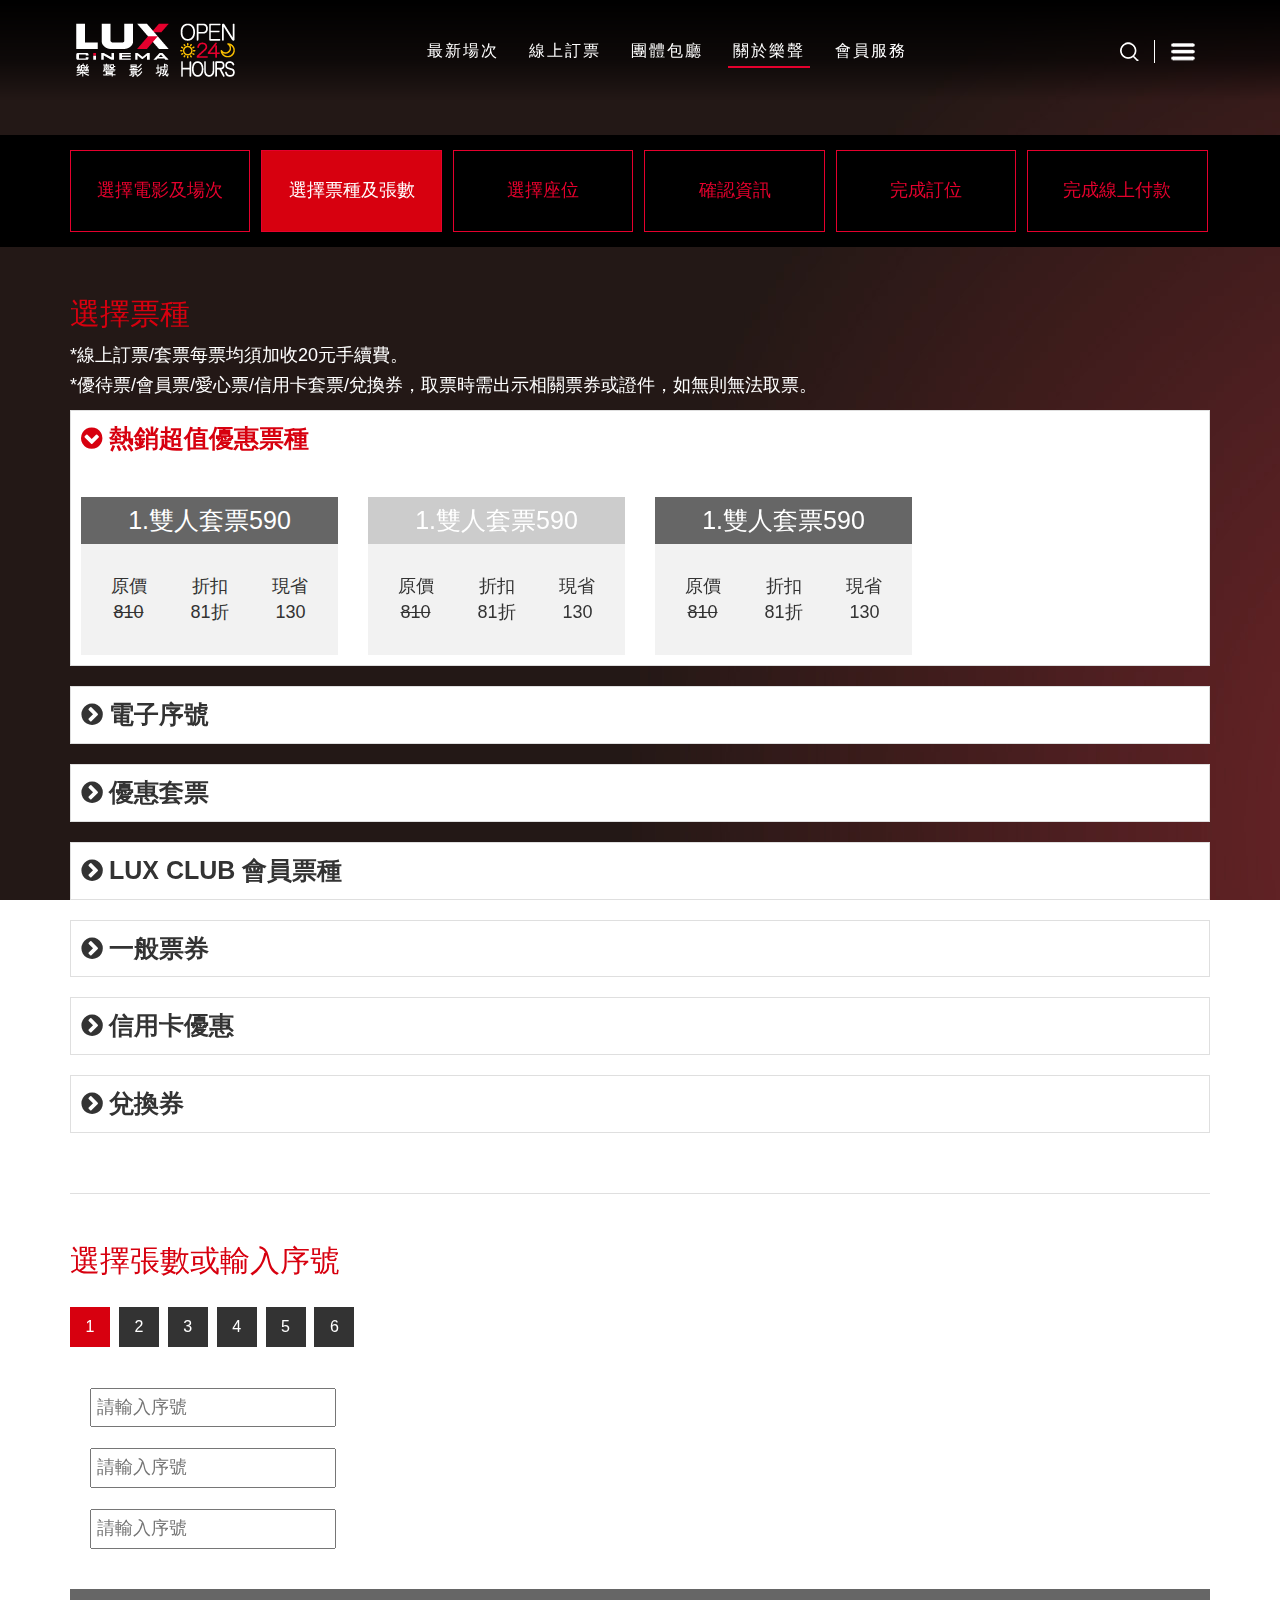
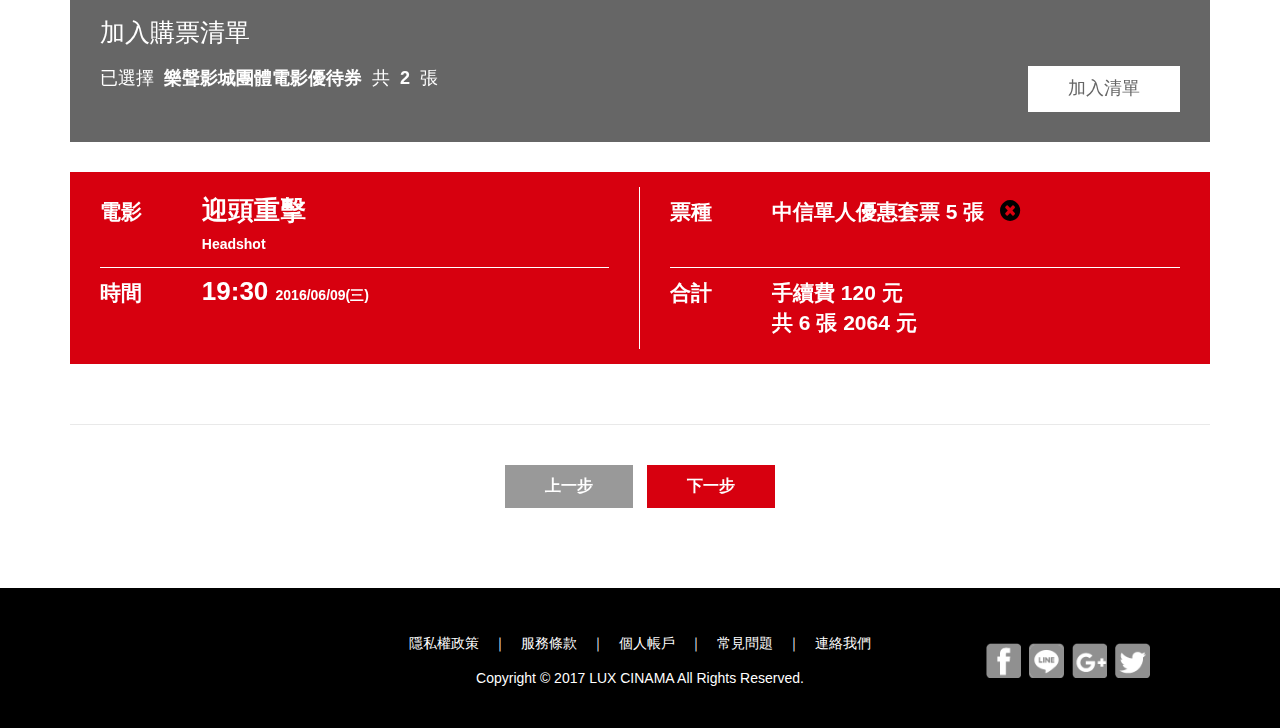
<file: tkt_02.html>
<!doctype html>
<html xmlns="http://www.w3.org/1999/xhtml">
  <head>
    <meta http-equiv="Content-Type" content="text/html; charset=utf-8" />
    <title></title>
    <meta name="viewport" content="width=device-width, initial-scale=1">
    <link rel="stylesheet" href="css/bootstrap.min.css" type="text/css">
    <link rel="stylesheet" href="https://maxcdn.bootstrapcdn.com/font-awesome/4.7.0/css/font-awesome.min.css" type="text/css">
    <link rel="stylesheet" href="css/sky-forms.css" type="text/css">
    <link rel="stylesheet" href="css/swiper.min.css" type="text/css">
    <link rel="stylesheet" href="css/style.css" type="text/css">
     <link rel="stylesheet" href="css/tkt.css" type="text/css">
    <script src="js/jquery.js"></script>
    <script src="js/bootstrap.min.js"></script>
    <!--[if lt IE 9]>
    <script src="https://oss.maxcdn.com/libs/html5shiv/3.7.0/html5shiv.js"></script>
    <script src="https://oss.maxcdn.com/libs/respond.js/1.4.2/respond.min.js"></script>
    <![endif]-->
    <style>
    </style>
  </head>
  <body>
    <div class="bg">
    </div>
    <header  class="header-normal">
      <div class="container ">
        <div class="menu-normal-wrapper clearfix">
          <div class="logo"> <a href=""><img src="images/logo.png" alt=""></a> </div>
          <nav class="menu-normal">
            <div class="close-menu-btn">
              <div id="nav-icon4" class="open "> <span></span> <span></span> <span></span> </div>
            </div>
            <ul class="clearfix nav-block_1">
              <li > <a href="">最新場次</a> </li>
              <li> <a href="">線上訂票</a> </li>
              <li> <a href="">團體包廳</a> </li>
              <li class="this"> <a href="">關於樂聲</a> </li>
              <li> <a href="">會員服務</a> </li>
            </ul>
            <ul class="clearfix nav-block_2">
              <li id="go_show"> <a><img src="images/search.png" alt=""><span>搜尋</span></a> </li>
              <li class="dropdown menu-right"> <a id="drop3" href="#" class="dropdown-toggle" data-toggle="dropdown" aria-haspopup="true" role="button" aria-expanded="false">
                <img src="images/bar.png" alt=""><span>會員</span>
              </a>
              <ul class="dropdown-menu dropdown-menu-right" role="menu" aria-labelledby="drop3">
                <li role="presentation"><a role="menuitem" tabindex="-1" href="">登入/註冊</a></li>
                <li role="presentation"><a role="menuitem" tabindex="-1" href="">登出</a></li>
              </ul>
            </li>
          </ul>
          <div id="search" class="search_box_all">
            <div class="search_box">
              <input type="search">   <button>搜尋</button>
              <i class="fa fa-times" aria-hidden="true"></i>
            </div>
          </div>
        </nav>
        <div class="menu-right-toggle">
          <img src="images/bar.png" alt="">
        </div>
      </div>
    </div>
  </header>
  <div class="lux_wrapper_tkt"><!--步驟-->
<div class=" step-all">
  <div class="container">
    <div class="step_box">
      <ul>
        <li >
          <h4>選擇電影及場次</h4>
        </li>
        <li  class="sel" >
          <h4>選擇票種及張數</h4>
        </li>
        <li  >
          <h4>選擇座位</h4>
        </li>
        <li  >
          <h4>確認資訊</h4>
        </li>
        <li  >
          <h4>完成訂位</h4>
        </li>
        <li  >
          <h4>完成線上付款</h4>
        </li>
      </ul>
    </div>
  </div>
</div>

<!--end 步驟--> 

<!--手機版步驟-->
<div class=" step-all step-m">
  <div class="container">
    <div class="step_box">
      <ul>
        <li class="sel">
          <h4>選擇票種及張數</h4>
        </li>
      </ul>
    </div>
  </div>
</div>

<!--end 手機版步驟-->

<div class="container">
  <div class="tkt-2">
    <div class="tkt-sel">
      <h2> 選擇票種 </h2>
      <p> *線上訂票/套票每票均須加收20元手續費。</br>
        *優待票/會員票/愛心票/信用卡套票/兌換券，取票時需出示相關票券或證件，如無則無法取票。 </p>
      <div class="sel-box"> <a  data-toggle="collapse" href="#sel-1" aria-expanded="false"  aria-controls="#sel-1" class="sel-tit sel-tit-red"> <i class="fa fa-chevron-circle-down" aria-hidden="true"></i> 熱銷超值優惠票種 </a>
        <div id="sel-1" class="collapse in">
          <div class="sel-btn-box">
            <div class="row">
              <div class="col-md-3"> <a href="">
                <div class="top-box">
                  <h3>1.雙人套票590 </h3>
                  <div class="top-box-info"> 原價<br>
                    <span class="dis"> 810 </span> </div>
                  <div class="top-box-info"> 折扣<br>
                    81折 </div>
                  <div class="top-box-info"> 現省<br>
                    130 </div>
                </div>
                </a> </div>
              <div class="col-md-3">
                <div class="top-box ">
                  <h3 class="no-use">1.雙人套票590 </h3>
                  <div class="top-box-info"> 原價<br>
                    <span class="dis"> 810 </span> </div>
                  <div class="top-box-info"> 折扣<br>
                    81折 </div>
                  <div class="top-box-info"> 現省<br>
                    130 </div>
                </div>
              </div>
              <div class="col-md-3"> <a href="">
                <div class="top-box">
                  <h3>1.雙人套票590 </h3>
                  <div class="top-box-info"> 原價<br>
                    <span class="dis"> 810 </span> </div>
                  <div class="top-box-info"> 折扣<br>
                    81折 </div>
                  <div class="top-box-info"> 現省<br>
                    130 </div>
                </div>
                </a> </div>
            </div>
          </div>
        </div>
      </div>
      <div class="sel-box"> <a  data-toggle="collapse" href="#sel-2" aria-expanded="false"  aria-controls="#sel-2" class="sel-tit"> <i class="fa fa-chevron-circle-right" aria-hidden="true"></i> 電子序號 </a>
        <div id="sel-2" class="collapse">
          <div class="sel-btn-box"> <a href="" class="sel-btn"> 早場票套票 260 </a> <a href="" class="sel-btn"> 早場雙人套票 520 </a> <a href="" class="sel-btn"> 全票套票 290 </a> <a href="" class="sel-btn">雙人哈根達斯套票 599 </a> <a href="" class="sel-btn"> 雙人哈根達斯套票 599 </a> <a href="" class="sel-btn"> 早場票套票 260 </a> <a href="" class="sel-btn"> 早場票套票 260 </a> <a href="" class="sel-btn"> 早場票套票 260 </a> </div>
        </div>
      </div>
      <div class="sel-box"> <a  data-toggle="collapse" href="#sel-3" aria-expanded="false"  aria-controls="#sel-3" class="sel-tit"> <i class="fa fa-chevron-circle-right" aria-hidden="true"></i> 優惠套票 </a>
        <div id="sel-3" class="collapse">
          <div class="sel-btn-box"> <a href="" class="sel-btn"> 早場票套票 260 </a> <a href="" class="sel-btn"> 早場雙人套票 520 </a> <a href="" class="sel-btn"> 全票套票 290 </a> <a href="" class="sel-btn">雙人哈根達斯套票 599 </a> <a href="" class="sel-btn"> 雙人哈根達斯套票 599 </a> <a href="" class="sel-btn"> 早場票套票 260 </a> <a href="" class="sel-btn"> 早場票套票 260 </a> <a href="" class="sel-btn"> 早場票套票 260 </a> </div>
        </div>
      </div>
      <div class="sel-box"> <a  data-toggle="collapse" href="#sel-4" aria-expanded="false"  aria-controls="#sel-4" class="sel-tit"> <i class="fa fa-chevron-circle-right" aria-hidden="true"></i> LUX CLUB 會員票種 </a>
        <div id="sel-4" class="collapse">
          <div class="sel-btn-box"> <a  class="sel-btn no-use"> 早場票套票 260 </a> <a  class="sel-btn no-use"> 早場雙人套票 520 </a> <a href="" class="sel-btn"> 全票套票 290 </a> <a href="" class="sel-btn">雙人哈根達斯套票 599 </a> <a href="" class="sel-btn"> 雙人哈根達斯套票 599 </a> <a href="" class="sel-btn"> 早場票套票 260 </a> <a href="" class="sel-btn"> 早場票套票 260 </a> <a href="" class="sel-btn"> 早場票套票 260 </a> </div>
        </div>
      </div>
      <div class="sel-box"> <a  data-toggle="collapse" href="#sel-5" aria-expanded="false"  aria-controls="#sel-5" class="sel-tit"> <i class="fa fa-chevron-circle-right" aria-hidden="true"></i> 一般票券 </a>
        <div id="sel-5" class="collapse">
          <div class="sel-btn-box"> <a href="" class="sel-btn"> 早場票套票 260 </a> <a href="" class="sel-btn"> 早場雙人套票 520 </a> <a href="" class="sel-btn"> 全票套票 290 </a> <a href="" class="sel-btn">雙人哈根達斯套票 599 </a> <a href="" class="sel-btn"> 雙人哈根達斯套票 599 </a> <a href="" class="sel-btn"> 早場票套票 260 </a> <a href="" class="sel-btn"> 早場票套票 260 </a> <a href="" class="sel-btn"> 早場票套票 260 </a> </div>
        </div>
      </div>
      <div class="sel-box"> <a  data-toggle="collapse" href="#sel-6" aria-expanded="false"  aria-controls="#sel-6" class="sel-tit"> <i class="fa fa-chevron-circle-right" aria-hidden="true"></i> 信用卡優惠 </a>
        <div id="sel-6" class="collapse">
          <div class="sel-btn-box"> <a href="" class="sel-btn"> 早場票套票 260 </a> <a href="" class="sel-btn"> 早場雙人套票 520 </a> <a href="" class="sel-btn"> 全票套票 290 </a> <a href="" class="sel-btn">雙人哈根達斯套票 599 </a> <a href="" class="sel-btn"> 雙人哈根達斯套票 599 </a> <a href="" class="sel-btn"> 早場票套票 260 </a> <a href="" class="sel-btn"> 早場票套票 260 </a> <a href="" class="sel-btn"> 早場票套票 260 </a> </div>
        </div>
      </div>
      <div class="sel-box"> <a  data-toggle="collapse" href="#sel-7" aria-expanded="false"  aria-controls="#sel-7" class="sel-tit"> <i class="fa fa-chevron-circle-right" aria-hidden="true"></i> 兌換券 </a>
        <div id="sel-7" class="collapse">
          <div class="sel-btn-box"> <a href="" class="sel-btn"> 早場票套票 260 </a> <a href="" class="sel-btn"> 早場雙人套票 520 </a> <a href="" class="sel-btn"> 全票套票 290 </a> <a href="" class="sel-btn">雙人哈根達斯套票 599 </a> <a href="" class="sel-btn"> 雙人哈根達斯套票 599 </a> <a href="" class="sel-btn"> 早場票套票 260 </a> <a href="" class="sel-btn"> 早場票套票 260 </a> <a href="" class="sel-btn"> 早場票套票 260 </a> </div>
        </div>
      </div>
    </div>
    <div class="tkt-number">
      <h3> 選擇張數或輸入序號 </h3>
      <div class="num-box"> <a href="" class="num-btn num-sel">1 </a> <a href="" class="num-btn">2 </a> <a href="" class="num-btn">3 </a> <a href="" class="num-btn">4 </a> <a href="" class="num-btn">5 </a> <a href="" class="num-btn">6 </a> </div>
      <div class="num-code">
        <div class="num-code-input"> 1.
          <input placeholder="請輸入序號">
          <a href=""><i class="fa fa-plus-circle" aria-hidden="true"></i></a> <a href=""><i class="fa fa-minus-circle" aria-hidden="true"></i></a> </div>
        <div class="num-code-input"> 2.
          <input placeholder="請輸入序號">
          <a href=""><i class="fa fa-plus-circle" aria-hidden="true"></i></a> <a href=""><i class="fa fa-minus-circle" aria-hidden="true"></i></a> </div>
        <div class="num-code-input"> 3.
          <input placeholder="請輸入序號">
          <a href=""><i class="fa fa-plus-circle" aria-hidden="true"></i></a> <a href=""><i class="fa fa-minus-circle" aria-hidden="true"></i></a> </div>
      </div>
    </div>
    <div class="tkt-in">
      <h3> 加入購票清單 </h3>
      <p> 已選擇 <span>樂聲影城團體電影優待券</span> 共 <span>2</span> 張 </p>
      <a href="" class="tkt-in-btn"> 加入清單 </a> </div>
    <div class="tkt-info">
      <div class="tkt-info-left">
        <div class="tkt-info-one">
          <div class="info-left"> 電影 </div>
          <div class="info-right"> <span class="info-big"> 迎頭重擊 </span><br>
            <span class="info-small"> Headshot </span> </div>
        </div>
        <div class="tkt-info-one no-buttom">
          <div class="info-left"> 時間 </div>
          <div class="info-right"> <span class="info-big"> 19:30 </span> <span class="info-small"> 2016/06/09(三) </span> </div>
        </div>
      </div>
      <div class="tkt-info-right">
        <div class="tkt-info-one">
          <div class="info-left"> 票種 </div>
          <div class="info-right"> 中信單人優惠套票 5 張 <a href=""> <i class="fa fa-times-circle" aria-hidden="true"></i> </a> </div>
        </div>
        <div class="tkt-info-one no-buttom">
          <div class="info-left"> 合計 </div>
          <div class="info-right"> 手續費 120 元<br>
            共 6 張 2064 元 </div>
        </div>
      </div>
    </div>
    <div class=" mem-btn-box"> <a href="" class="btn-g">上一步</a> <a href="" class="btn-b">下一步</a> </div>
  </div>
</div></div>
</div>
<footer>
  <div class="container">
    <div class="footer-r">
      <a href="/member/privacy">隱私權政策</a> ｜
      <a href="mailto:support@garageplay.tw">服務條款</a> ｜
      <a href="/member/about">個人帳戶</a> ｜
      <a href="/member/service">常見問題</a>  ｜
      <a href="/media">連絡我們 </a>
      <div class="footer-data"> Copyright © 2017  LUX CINAMA All Rights Reserved. </div>
    </div>
    <div class="f-icon">
      <a href=""><img src="images/icon_01.png" alt=""></a> <a href=""><img src="images/icon_02.png" alt=""></a>
      <a href=""><img src="images/icon_03.png" alt=""></a> <a href=""><img src="images/icon_04.png" alt=""></a>
    </div>
  </div>
</footer>
<!--Back to top-->
<a href="" class="scrollup"><i class="fa fa-chevron-circle-up"></i></a>
<!--Javascript Plugin-->
<script src="js/totop.js" type="text/javascript"></script>
<script>
//側邊menu
$(".menu-right-toggle").click(function(){
$(".menu-normal").addClass("go-left");
});
$(".close-menu-btn").click(function(){
$(".menu-normal").removeClass("go-left");
});
//end 側邊menu
$(document).mouseup(function (e){
var container = $(".menu-normal");
if (!container.is(e.target) // if the target of the click isn't the container...
&& container.has(e.target).length === 0) // ... nor a descendant of the container
{
$(".menu-normal").removeClass("go-left");
}
});
//menu按鈕變形
/*
$(document).ready(function(){
$('#nav-icon4').click(function(){
$(this).toggleClass('open');
});
});
*/
</script>
<script>
$("#go_show").click(function(){
$("#search").addClass("show_box");
});
$(".fa-times").click(function(){
$("#search").removeClass("show_box");
});
</script>
<script src="js/swiper.min.js"></script>
<script>
var swiper = new Swiper('.time_one_right.swiper-container', {
paginationClickable: true,
nextButton:'.swiper-button-next',
prevButton:'.swiper-button-prev',
// direction: 'vertical',//垂直顯示
spaceBetween: 20,//兩個slider的距離
//slidesPerView: 3, //一頁幾個slider
slidesPerView:'auto', //自動分組
observer:true,
observeParents:true,
//centeredSlides: true, //置中
//  mousewheelControl: true,  //滑鼠滾動
//   effect: 'fade'  //淡入
/*
effect: 'coverflow', //3D翻轉
coverflow: {
rotate: 50,
stretch: 0,
depth: 100,
modifier: 1,
slideShadows : true,
},
*/
centeredSlides: true,
//paginationType: 'fraction', //顯示頁數
//   paginationType: 'progress', //進度條
//autoplay: 4000,
//autoplayDisableOnInteraction: true, //操作後停止自動播放
});
</script>
<script src="js/scrollreveal.min.js"></script>
<script>
// 修改默认配置
window.sr = ScrollReveal({ reset: true });
// 自定义一个动画集合
sr.reveal( '.box-1-right', {
delay: 0,
duration    : 1000,
origin:'right',
distance: '40%',
scale: 1,
viewFactor  : 0.6, //0.20表示元素在产生动画之前，它的20%在viewport或容器的边界之内
reset:true, //是否只顯示一次
} );
// 自定义一个动画集合
sr.reveal( '.box-2-left', {
delay: 0,
duration    : 1000,
origin:'left',
distance: '40%',
scale: 1,
viewFactor  : 0.6, //0.20表示元素在产生动画之前，它的20%在viewport或容器的边界之内
} );
</script>
</body>
</html>
</file>
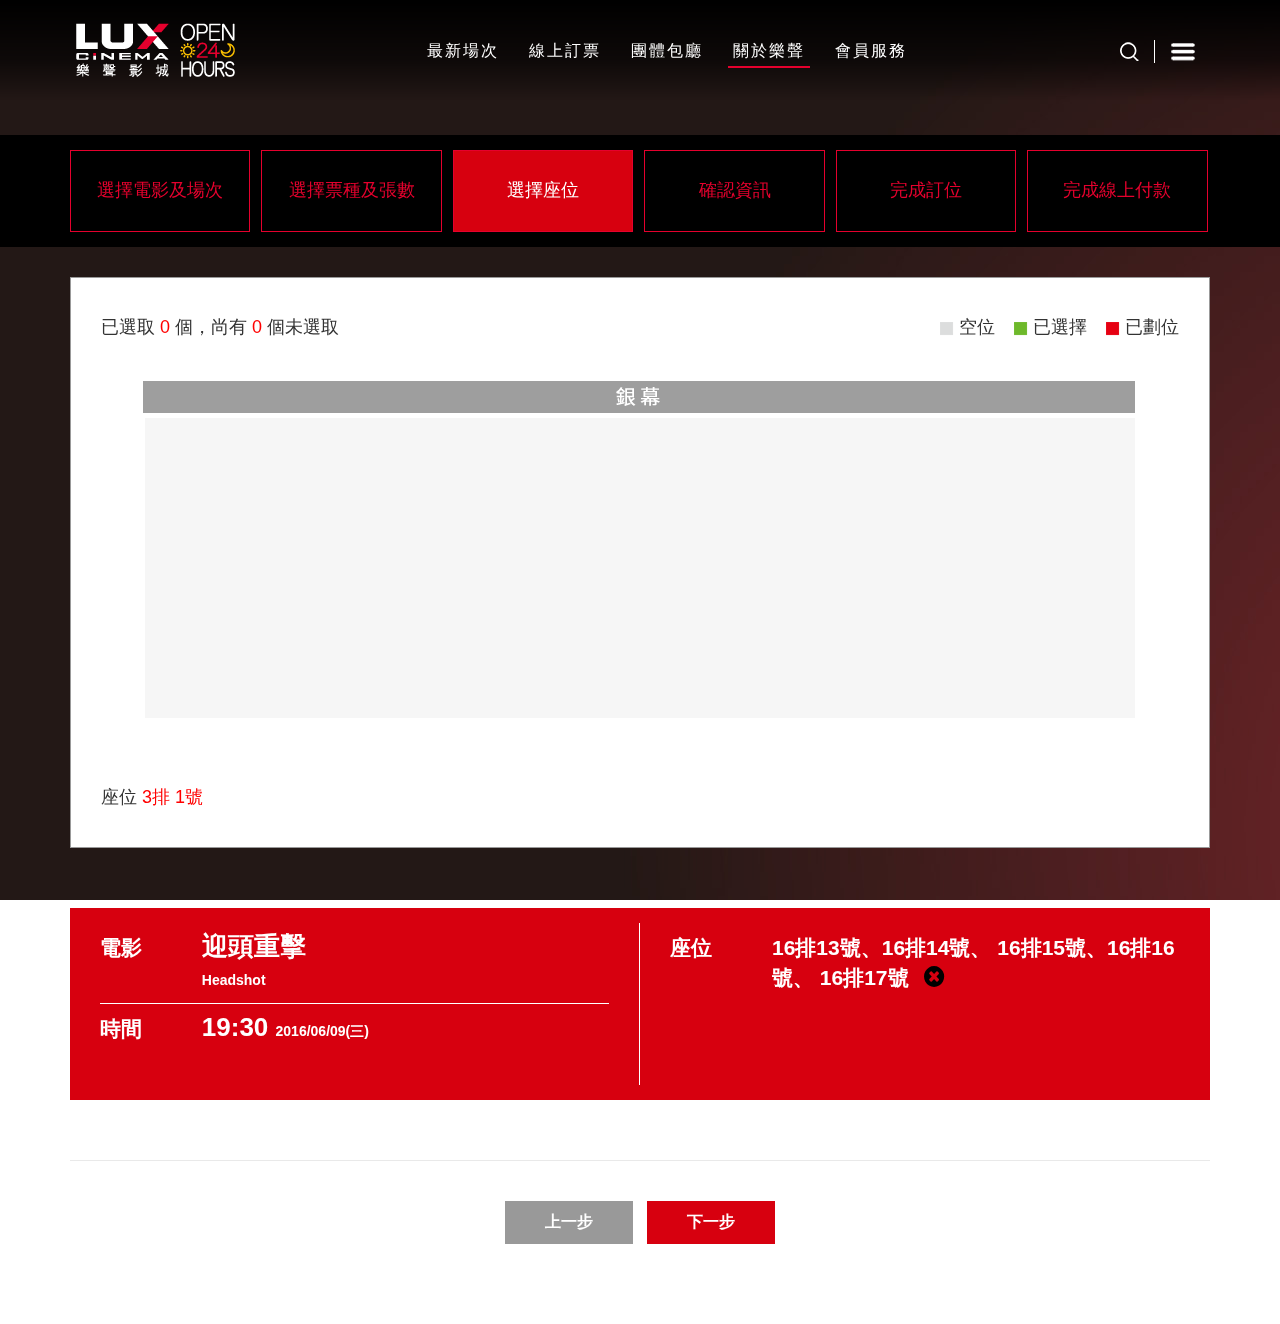
<file: tkt_03.html>
<!doctype html>
<html xmlns="http://www.w3.org/1999/xhtml">
  <head>
    <meta http-equiv="Content-Type" content="text/html; charset=utf-8" />
    <title></title>
    <meta name="viewport" content="width=device-width, initial-scale=1">
    <link rel="stylesheet" href="css/bootstrap.min.css" type="text/css">
    <link rel="stylesheet" href="https://maxcdn.bootstrapcdn.com/font-awesome/4.7.0/css/font-awesome.min.css" type="text/css">
    <link rel="stylesheet" href="css/sky-forms.css" type="text/css">
    <link rel="stylesheet" href="css/swiper.min.css" type="text/css">
    <link rel="stylesheet" href="css/style.css" type="text/css">
     <link rel="stylesheet" href="css/tkt.css" type="text/css">
    <script src="js/jquery.js"></script>
    <script src="js/bootstrap.min.js"></script>
    <!--[if lt IE 9]>
    <script src="https://oss.maxcdn.com/libs/html5shiv/3.7.0/html5shiv.js"></script>
    <script src="https://oss.maxcdn.com/libs/respond.js/1.4.2/respond.min.js"></script>
    <![endif]-->
    <style>
    </style>
  </head>
  <body>
    <div class="bg">
    </div>
    <header  class="header-normal">
      <div class="container ">
        <div class="menu-normal-wrapper clearfix">
          <div class="logo"> <a href=""><img src="images/logo.png" alt=""></a> </div>
          <nav class="menu-normal">
            <div class="close-menu-btn">
              <div id="nav-icon4" class="open "> <span></span> <span></span> <span></span> </div>
            </div>
            <ul class="clearfix nav-block_1">
              <li > <a href="">最新場次</a> </li>
              <li> <a href="">線上訂票</a> </li>
              <li> <a href="">團體包廳</a> </li>
              <li class="this"> <a href="">關於樂聲</a> </li>
              <li> <a href="">會員服務</a> </li>
            </ul>
            <ul class="clearfix nav-block_2">
              <li id="go_show"> <a><img src="images/search.png" alt=""><span>搜尋</span></a> </li>
              <li class="dropdown menu-right"> <a id="drop3" href="#" class="dropdown-toggle" data-toggle="dropdown" aria-haspopup="true" role="button" aria-expanded="false">
                <img src="images/bar.png" alt=""><span>會員</span>
              </a>
              <ul class="dropdown-menu dropdown-menu-right" role="menu" aria-labelledby="drop3">
                <li role="presentation"><a role="menuitem" tabindex="-1" href="">登入/註冊</a></li>
                <li role="presentation"><a role="menuitem" tabindex="-1" href="">登出</a></li>
              </ul>
            </li>
          </ul>
          <div id="search" class="search_box_all">
            <div class="search_box">
              <input type="search">   <button>搜尋</button>
              <i class="fa fa-times" aria-hidden="true"></i>
            </div>
          </div>
        </nav>
        <div class="menu-right-toggle">
          <img src="images/bar.png" alt="">
        </div>
      </div>
    </div>
  </header>
  <div class="lux_wrapper_tkt"><!--步驟-->



<!--步驟-->
<div class=" step-all">
  <div class="container">
    <div class="step_box">
      <ul>
        <li >
          <h4>選擇電影及場次</h4>
        </li>
        <li  >
          <h4>選擇票種及張數</h4>
        </li>
        <li  class="sel">
          <h4>選擇座位</h4>
        </li>
        <li  >
          <h4>確認資訊</h4>
        </li>
        <li  >
          <h4>完成訂位</h4>
        </li>
        <li  >
          <h4>完成線上付款</h4>
        </li>
      </ul>
    </div>
  </div>
</div>

<!--end 步驟--> 

<!--手機版步驟-->
<div class=" step-all step-m">
  <div class="container">
    <div class="step_box">
      <ul>
        <li class="sel">
          <h4>選擇座位</h4>
        </li>
      </ul>
    </div>
  </div>
</div>

<!--end 手機版步驟-->

<div class="container">

  <div class="tkt-2">


<div class=" check">
        <div class="check-left">
          <h4>已選取 <span >0</span> 個，尚有 <span>0</span> 個未選取</h4>
        </div>
        
        
        <div class="check-right" >
          <h4><img src="images/lux_seat_01.png" width="15" height="15"> 空位　<img src="images/lux_seat_02.png" width="15" height="15"> 已選擇　<img src="images/lux_seat_03.png" width="15" height="15"> 已劃位</h4>
        </div>
        <div class="clearfix "></div>
        
        
        <div class="seat-tit" ></div>
  
        <div class="seat-cont" ></div>
    
        <div class="check-left">
        <h4>座位<span > 3排 1號</span></h4>
    
         </div>
         <div class="clearfix"></div>
         
 </div>


  <div class="tkt-info">
      <div class="tkt-info-left">
        <div class="tkt-info-one">
          <div class="info-left"> 電影 </div>
          <div class="info-right"> <span class="info-big"> 迎頭重擊 </span><br>
            <span class="info-small"> Headshot </span> </div>
        </div>
        <div class="tkt-info-one no-buttom">
          <div class="info-left"> 時間 </div>
          <div class="info-right"> <span class="info-big"> 19:30 </span> <span class="info-small"> 2016/06/09(三) </span> </div>
        </div>
      </div>
      <div class="tkt-info-right ">
        <div class="tkt-info-one no-buttom">
          <div class="info-left"> 座位 </div>
          <div class="info-right">16排13號、16排14號、
16排15號、16排16號、
16排17號 <a href=""> <i class="fa fa-times-circle" aria-hidden="true"></i> </a> </div>
        </div>
        
      </div>
 </div>
 
 
  <div class=" mem-btn-box"> <a href="" class="btn-g">上一步</a> <a href="" class="btn-b">下一步</a> </div>
 
 
    </div>
</div>
  </div>
</footer>
<!--Back to top-->
<a href="" class="scrollup"><i class="fa fa-chevron-circle-up"></i></a>
<!--Javascript Plugin-->
<script src="js/totop.js" type="text/javascript"></script>
<script>
//側邊menu
$(".menu-right-toggle").click(function(){
$(".menu-normal").addClass("go-left");
});
$(".close-menu-btn").click(function(){
$(".menu-normal").removeClass("go-left");
});
//end 側邊menu
$(document).mouseup(function (e){
var container = $(".menu-normal");
if (!container.is(e.target) // if the target of the click isn't the container...
&& container.has(e.target).length === 0) // ... nor a descendant of the container
{
$(".menu-normal").removeClass("go-left");
}
});
//menu按鈕變形
/*
$(document).ready(function(){
$('#nav-icon4').click(function(){
$(this).toggleClass('open');
});
});
*/
</script>
<script>
$("#go_show").click(function(){
$("#search").addClass("show_box");
});
$(".fa-times").click(function(){
$("#search").removeClass("show_box");
});
</script>
<script src="js/swiper.min.js"></script>
<script>
var swiper = new Swiper('.time_one_right.swiper-container', {
paginationClickable: true,
nextButton:'.swiper-button-next',
prevButton:'.swiper-button-prev',
// direction: 'vertical',//垂直顯示
spaceBetween: 20,//兩個slider的距離
//slidesPerView: 3, //一頁幾個slider
slidesPerView:'auto', //自動分組
observer:true,
observeParents:true,
//centeredSlides: true, //置中
//  mousewheelControl: true,  //滑鼠滾動
//   effect: 'fade'  //淡入
/*
effect: 'coverflow', //3D翻轉
coverflow: {
rotate: 50,
stretch: 0,
depth: 100,
modifier: 1,
slideShadows : true,
},
*/
centeredSlides: true,
//paginationType: 'fraction', //顯示頁數
//   paginationType: 'progress', //進度條
//autoplay: 4000,
//autoplayDisableOnInteraction: true, //操作後停止自動播放
});
</script>
<script src="js/scrollreveal.min.js"></script>
<script>
// 修改默认配置
window.sr = ScrollReveal({ reset: true });
// 自定义一个动画集合
sr.reveal( '.box-1-right', {
delay: 0,
duration    : 1000,
origin:'right',
distance: '40%',
scale: 1,
viewFactor  : 0.6, //0.20表示元素在产生动画之前，它的20%在viewport或容器的边界之内
reset:true, //是否只顯示一次
} );
// 自定义一个动画集合
sr.reveal( '.box-2-left', {
delay: 0,
duration    : 1000,
origin:'left',
distance: '40%',
scale: 1,
viewFactor  : 0.6, //0.20表示元素在产生动画之前，它的20%在viewport或容器的边界之内
} );
</script>
</body>
</html>
</file>
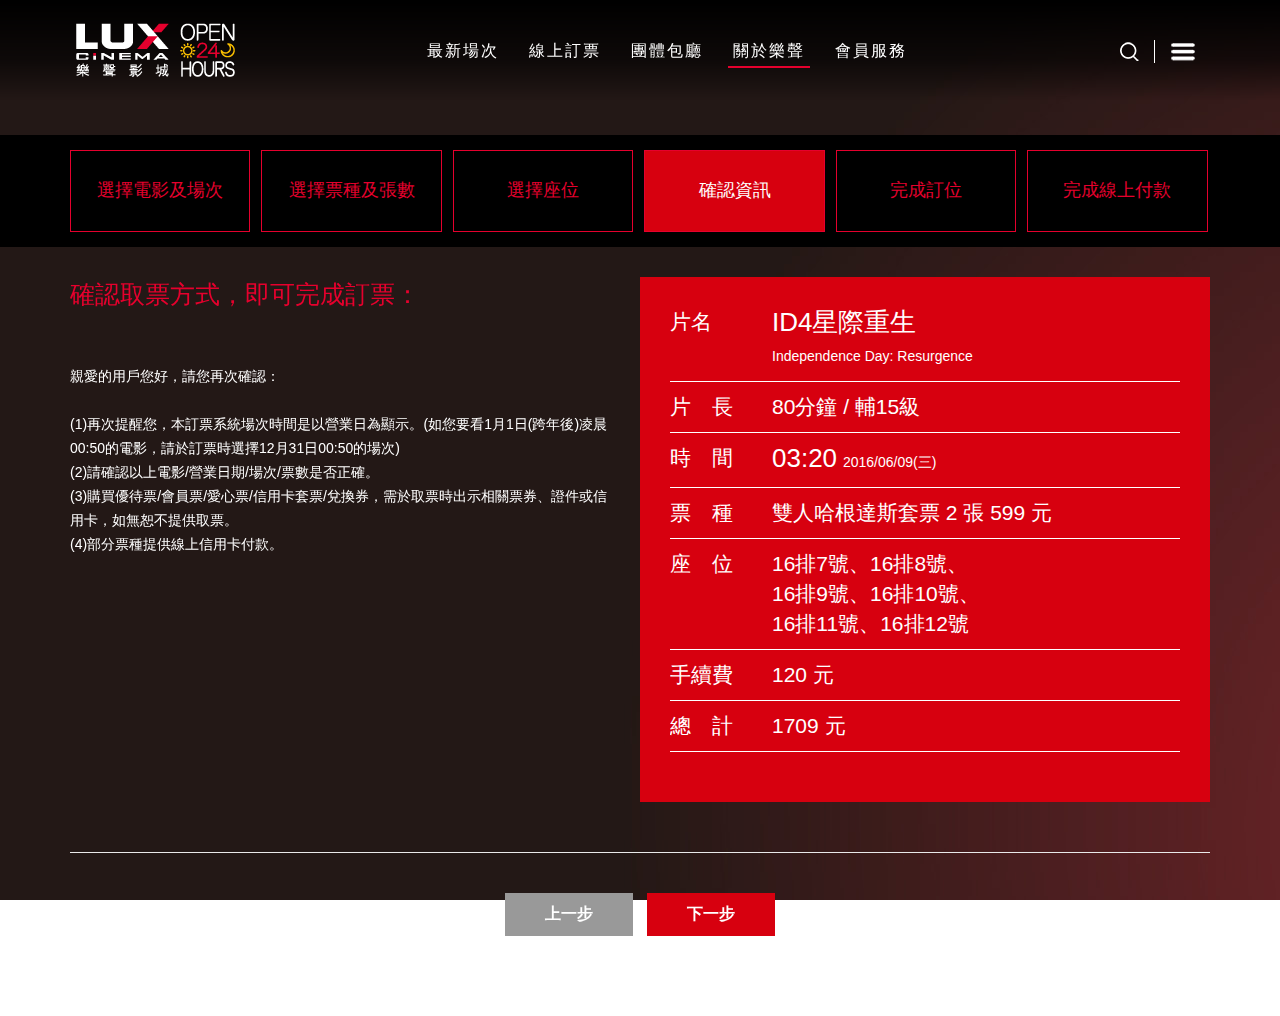
<file: tkt_04.html>
<!doctype html>
<html xmlns="http://www.w3.org/1999/xhtml">
  <head>
    <meta http-equiv="Content-Type" content="text/html; charset=utf-8" />
    <title></title>
    <meta name="viewport" content="width=device-width, initial-scale=1">
    <link rel="stylesheet" href="css/bootstrap.min.css" type="text/css">
    <link rel="stylesheet" href="https://maxcdn.bootstrapcdn.com/font-awesome/4.7.0/css/font-awesome.min.css" type="text/css">
    <link rel="stylesheet" href="css/sky-forms.css" type="text/css">
    <link rel="stylesheet" href="css/swiper.min.css" type="text/css">
    <link rel="stylesheet" href="css/style.css" type="text/css">
     <link rel="stylesheet" href="css/tkt.css" type="text/css">
    <script src="js/jquery.js"></script>
    <script src="js/bootstrap.min.js"></script>
    <!--[if lt IE 9]>
    <script src="https://oss.maxcdn.com/libs/html5shiv/3.7.0/html5shiv.js"></script>
    <script src="https://oss.maxcdn.com/libs/respond.js/1.4.2/respond.min.js"></script>
    <![endif]-->
    <style>
    </style>
  </head>
  <body>
    <div class="bg">
    </div>
    <header  class="header-normal">
      <div class="container ">
        <div class="menu-normal-wrapper clearfix">
          <div class="logo"> <a href=""><img src="images/logo.png" alt=""></a> </div>
          <nav class="menu-normal">
            <div class="close-menu-btn">
              <div id="nav-icon4" class="open "> <span></span> <span></span> <span></span> </div>
            </div>
            <ul class="clearfix nav-block_1">
              <li > <a href="">最新場次</a> </li>
              <li> <a href="">線上訂票</a> </li>
              <li> <a href="">團體包廳</a> </li>
              <li class="this"> <a href="">關於樂聲</a> </li>
              <li> <a href="">會員服務</a> </li>
            </ul>
            <ul class="clearfix nav-block_2">
              <li id="go_show"> <a><img src="images/search.png" alt=""><span>搜尋</span></a> </li>
              <li class="dropdown menu-right"> <a id="drop3" href="#" class="dropdown-toggle" data-toggle="dropdown" aria-haspopup="true" role="button" aria-expanded="false">
                <img src="images/bar.png" alt=""><span>會員</span>
              </a>
              <ul class="dropdown-menu dropdown-menu-right" role="menu" aria-labelledby="drop3">
                <li role="presentation"><a role="menuitem" tabindex="-1" href="">登入/註冊</a></li>
                <li role="presentation"><a role="menuitem" tabindex="-1" href="">登出</a></li>
              </ul>
            </li>
          </ul>
          <div id="search" class="search_box_all">
            <div class="search_box">
              <input type="search">   <button>搜尋</button>
              <i class="fa fa-times" aria-hidden="true"></i>
            </div>
          </div>
        </nav>
        <div class="menu-right-toggle">
          <img src="images/bar.png" alt="">
        </div>
      </div>
    </div>
  </header>
  <div class="lux_wrapper_tkt">
    

<!--步驟-->
<div class=" step-all">
  <div class="container">
    <div class="step_box">
      <ul>
        <li >
          <h4>選擇電影及場次</h4>
        </li>
        <li  >
          <h4>選擇票種及張數</h4>
        </li>
        <li  >
          <h4>選擇座位</h4>
        </li>
        <li  class="sel">
          <h4>確認資訊</h4>
        </li>
        <li  >
          <h4>完成訂位</h4>
        </li>
        <li  >
          <h4>完成線上付款</h4>
        </li>
      </ul>
    </div>
  </div>
</div>

<!--end 步驟--> 

<!--手機版步驟-->
<div class=" step-all step-m">
  <div class="container">
    <div class="step_box">
      <ul>
        <li class="sel">
          <h4>確認資訊</h4>
        </li>
      </ul>
    </div>
  </div>
</div>

<!--end 手機版步驟-->

<div class="container">
  <div class="tkt-2">

      
      
      <!--訂票資訊-->
        <div class="final-info-box">
      <div class="final-info">
        <ul>
          <div class="bottom-line">
            <li class="tit"> 片名 </li>
            <li> <span class="txt-b">ID4星際重生</span><br>
              <span class="txt-s">Independence Day: Resurgence</span> </li>
          </div>
          <div class="bottom-line">
            <li class="tit"> 片　長 </li>
            <li> 80分鐘 / 輔15級 </li>
          </div>
          <div class="bottom-line">
            <li class="tit"> 時　間 </li>
            <li> <span class="txt-b">03:20</span> <span class="txt-s">2016/06/09(三)</span> </li>
          </div>
          <div class="bottom-line">
            <li class="tit"> 票　種 </li>
            <li> 雙人哈根達斯套票 2 張  599 元 </li>
          </div>
          <div class="bottom-line">
            <li class="tit"> 座　位 </li>
            <li> 16排7號、16排8號、<br>
              16排9號、16排10號、<br>
              16排11號、16排12號 </li>
          </div>
          <div class="bottom-line">
            <li class="tit"> 手續費 </li>
            <li> 120 元 </li>
          </div>
          <div class="bottom-line">
            <li class="tit"> 總　計 </li>
            <li> 1709 元 </li>
          </div>
        </ul>
      </div>
       </div>
      
      
      <!--end訂票資訊-->
      <div class="booking_info_frist">
        <div class="page_title3">確認取票方式，即可完成訂票：</div>
        <br>
        <br>
        <div class=" txt1">親愛的用戶您好，請您再次確認：<br>
          <br>
          (1)再次提醒您，本訂票系統場次時間是以營業日為顯示。(如您要看1月1日(跨年後)凌晨00:50的電影，請於訂票時選擇12月31日00:50的場次)<br>
          (2)請確認以上電影/營業日期/場次/票數是否正確。<br>
          (3)購買優待票/會員票/愛心票/信用卡套票/兌換券，需於取票時出示相關票券、證件或信用卡，如無恕不提供取票。<br>
          (4)部分票種提供線上信用卡付款。<br>
        </div>
      
      </div>
  <div class="clearfix"> </div>

    <div class=" mem-btn-box"> <a href="" class="btn-g">上一步</a> <a href="" class="btn-b">下一步</a> </div>
</div>
</div>
    
  </div>
</footer>
<!--Back to top-->
<a href="" class="scrollup"><i class="fa fa-chevron-circle-up"></i></a>
<!--Javascript Plugin-->
<script src="js/totop.js" type="text/javascript"></script>
<script>
//側邊menu
$(".menu-right-toggle").click(function(){
$(".menu-normal").addClass("go-left");
});
$(".close-menu-btn").click(function(){
$(".menu-normal").removeClass("go-left");
});
//end 側邊menu
$(document).mouseup(function (e){
var container = $(".menu-normal");
if (!container.is(e.target) // if the target of the click isn't the container...
&& container.has(e.target).length === 0) // ... nor a descendant of the container
{
$(".menu-normal").removeClass("go-left");
}
});
//menu按鈕變形
/*
$(document).ready(function(){
$('#nav-icon4').click(function(){
$(this).toggleClass('open');
});
});
*/
</script>
<script>
$("#go_show").click(function(){
$("#search").addClass("show_box");
});
$(".fa-times").click(function(){
$("#search").removeClass("show_box");
});
</script>
<script src="js/swiper.min.js"></script>
<script>
var swiper = new Swiper('.time_one_right.swiper-container', {
paginationClickable: true,
nextButton:'.swiper-button-next',
prevButton:'.swiper-button-prev',
// direction: 'vertical',//垂直顯示
spaceBetween: 20,//兩個slider的距離
//slidesPerView: 3, //一頁幾個slider
slidesPerView:'auto', //自動分組
observer:true,
observeParents:true,
//centeredSlides: true, //置中
//  mousewheelControl: true,  //滑鼠滾動
//   effect: 'fade'  //淡入
/*
effect: 'coverflow', //3D翻轉
coverflow: {
rotate: 50,
stretch: 0,
depth: 100,
modifier: 1,
slideShadows : true,
},
*/
centeredSlides: true,
//paginationType: 'fraction', //顯示頁數
//   paginationType: 'progress', //進度條
//autoplay: 4000,
//autoplayDisableOnInteraction: true, //操作後停止自動播放
});
</script>
<script src="js/scrollreveal.min.js"></script>
<script>
// 修改默认配置
window.sr = ScrollReveal({ reset: true });
// 自定义一个动画集合
sr.reveal( '.box-1-right', {
delay: 0,
duration    : 1000,
origin:'right',
distance: '40%',
scale: 1,
viewFactor  : 0.6, //0.20表示元素在产生动画之前，它的20%在viewport或容器的边界之内
reset:true, //是否只顯示一次
} );
// 自定义一个动画集合
sr.reveal( '.box-2-left', {
delay: 0,
duration    : 1000,
origin:'left',
distance: '40%',
scale: 1,
viewFactor  : 0.6, //0.20表示元素在产生动画之前，它的20%在viewport或容器的边界之内
} );
</script>
</body>
</html>
</file>
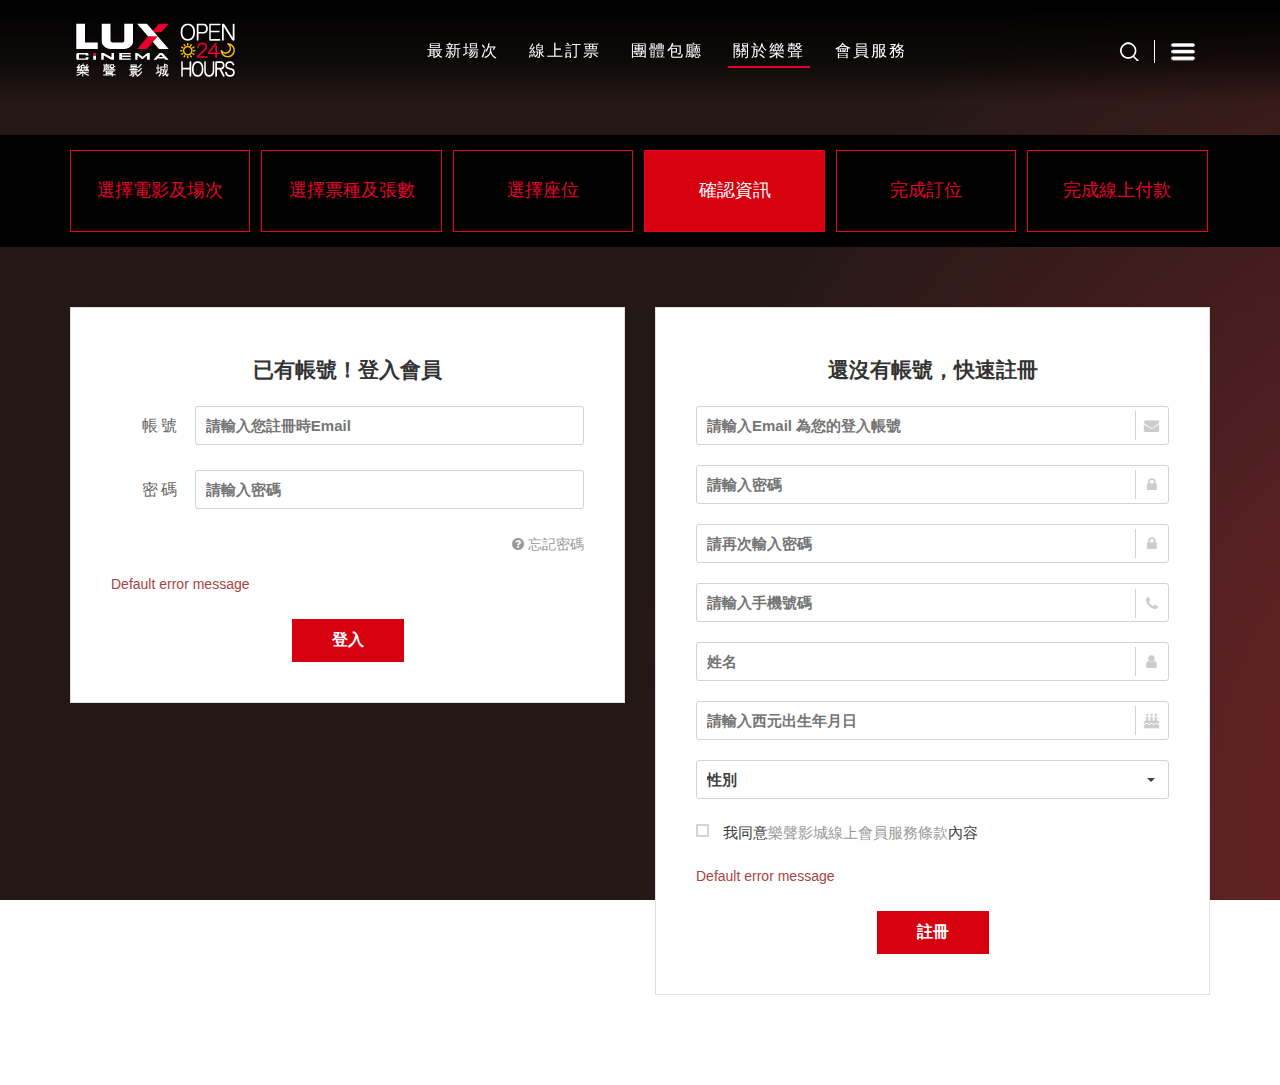
<file: tkt_05.html>
<!doctype html>
<html xmlns="http://www.w3.org/1999/xhtml">
  <head>
    <meta http-equiv="Content-Type" content="text/html; charset=utf-8" />
    <title></title>
    <meta name="viewport" content="width=device-width, initial-scale=1">
    <link rel="stylesheet" href="css/bootstrap.min.css" type="text/css">
    <link rel="stylesheet" href="https://maxcdn.bootstrapcdn.com/font-awesome/4.7.0/css/font-awesome.min.css" type="text/css">
    <link rel="stylesheet" href="css/sky-forms.css" type="text/css">
    <link rel="stylesheet" href="css/swiper.min.css" type="text/css">
    <link rel="stylesheet" href="css/style.css" type="text/css">
     <link rel="stylesheet" href="css/tkt.css" type="text/css">
    <script src="js/jquery.js"></script>
    <script src="js/bootstrap.min.js"></script>
    <!--[if lt IE 9]>
    <script src="https://oss.maxcdn.com/libs/html5shiv/3.7.0/html5shiv.js"></script>
    <script src="https://oss.maxcdn.com/libs/respond.js/1.4.2/respond.min.js"></script>
    <![endif]-->
    <style>
    </style>
  </head>
  <body>
    <div class="bg">
    </div>
    <header  class="header-normal">
      <div class="container ">
        <div class="menu-normal-wrapper clearfix">
          <div class="logo"> <a href=""><img src="images/logo.png" alt=""></a> </div>
          <nav class="menu-normal">
            <div class="close-menu-btn">
              <div id="nav-icon4" class="open "> <span></span> <span></span> <span></span> </div>
            </div>
            <ul class="clearfix nav-block_1">
              <li > <a href="">最新場次</a> </li>
              <li> <a href="">線上訂票</a> </li>
              <li> <a href="">團體包廳</a> </li>
              <li class="this"> <a href="">關於樂聲</a> </li>
              <li> <a href="">會員服務</a> </li>
            </ul>
            <ul class="clearfix nav-block_2">
              <li id="go_show"> <a><img src="images/search.png" alt=""><span>搜尋</span></a> </li>
              <li class="dropdown menu-right"> <a id="drop3" href="#" class="dropdown-toggle" data-toggle="dropdown" aria-haspopup="true" role="button" aria-expanded="false">
                <img src="images/bar.png" alt=""><span>會員</span>
              </a>
              <ul class="dropdown-menu dropdown-menu-right" role="menu" aria-labelledby="drop3">
                <li role="presentation"><a role="menuitem" tabindex="-1" href="">登入/註冊</a></li>
                <li role="presentation"><a role="menuitem" tabindex="-1" href="">登出</a></li>
              </ul>
            </li>
          </ul>
          <div id="search" class="search_box_all">
            <div class="search_box">
              <input type="search">   <button>搜尋</button>
              <i class="fa fa-times" aria-hidden="true"></i>
            </div>
          </div>
        </nav>
        <div class="menu-right-toggle">
          <img src="images/bar.png" alt="">
        </div>
      </div>
    </div>
  </header>
  <div class="lux_wrapper_tkt">
    

<!--步驟-->
<div class=" step-all">
  <div class="container">
    <div class="step_box">
      <ul>
        <li >
          <h4>選擇電影及場次</h4>
        </li>
        <li  >
          <h4>選擇票種及張數</h4>
        </li>
        <li  >
          <h4>選擇座位</h4>
        </li>
        <li class="sel" >
          <h4>確認資訊</h4>
        </li>
        <li  >
          <h4>完成訂位</h4>
        </li>
        <li  >
          <h4>完成線上付款</h4>
        </li>
      </ul>
    </div>
  </div>
</div>

<!--end 步驟--> 

<!--手機版步驟-->
<div class=" step-all step-m">
  <div class="container">
    <div class="step_box">
      <ul>
        <li class="sel">
          <h4>確認資訊</h4>
        </li>
      </ul>
    </div>
  </div>
</div>

<!--end 手機版步驟-->

<div class="container">
  <div class="tkt-2">

   <div class="row">
      
      <div class="col-md-6"> 
        
        <!--登入頁-->
        
        <div class="sign-box">
          <h4>已有帳號！登入會員 </h4>
          <form id="sky-form" class="sky-form">
            <fieldset>
              <section>
                <div class="row">
                  <label class="label col col-2">帳號</label>
                  <div class="col col-10">
                    <label class="input">
                      <input type="email" name="email" placeholder="請輸入您註冊時Email">
                    </label>
                  </div>
                </div>
              </section>
              <section>
                <div class="row">
                  <label class="label col col-2">密碼</label>
                  <div class="col col-10">
                    <label class="input">
                      <input type="password" name="password" placeholder="請輸入密碼" id="password">
                    </label>
                  </div>
                </div>
              </section>
              <section class="text-right"> <a href="" target="_blank" class="f-psw"><i class="fa fa-question-circle"></i> 忘記密碼</a> </section>
              <section>
                <div class="error_msg text-danger"> Default error message </div>
              </section>
            </fieldset>
            <div class="text-center"> <a href="" class="btn-b">登入</a> </div>
          </form>
        </div>
        
        <!--end登入頁--> 
        
      </div>
      <div class="col-md-6"> 
        <!--註冊頁-->
        
        <div id="sign" class="sign-box">
          <h4>還沒有帳號，快速註冊</h4>
          <form id="sky-form" class="sky-form">
            <fieldset>
              <section>
                <label class="input"> <i class="icon-append icon-envelope-alt"></i>
                  <input type="email" name="email" placeholder="請輸入Email 為您的登入帳號">
                  <b class="tooltip tooltip-bottom-right">註冊後將以email作為登入帳號</b> </label>
              </section>
              <section>
                <label class="input"> <i class="icon-append icon-lock"></i>
                  <input type="password" name="password" placeholder="請輸入密碼" id="password">
                  <b class="tooltip tooltip-bottom-right">請牢記您設定的密碼</b> </label>
              </section>
              <section>
                <label class="input"> <i class="icon-append icon-lock"></i>
                  <input type="password" name="passwordConfirm" placeholder="請再次輸入密碼">
                  <b class="tooltip tooltip-bottom-right">請牢記您設定的密碼</b> </label>
              </section>
              <section>
                <label class="input"> <i class="icon-append icon-phone"></i>
                  <input type="text" name="mobile" placeholder="請輸入手機號碼">
                  <b class="tooltip tooltip-bottom-right">現場取票以手機號碼為取票依據，請詳實填寫</b> </label>
              </section>
              <section>
                <label class="input"> <i class="icon-append icon-user"></i>
                  <input type="text" name="username" placeholder="姓名">
                  <b class="tooltip tooltip-bottom-right">請輸入您的姓名</b> </label>
              </section>
              <section>
                <label class="input"> <i class="icon-append  fa-birthday-cake"></i>
                  <input type="text" name="idfourno" placeholder="請輸入西元出生年月日">
                  <b class="tooltip tooltip-bottom-right">ex：2016/01/13</b> </label>
              </section>
              <section>
                <label class="select">
                  <select name="gender">
                    <option value="0" selected="" disabled="">性別</option>
                    <option value="1">男性</option>
                    <option value="2">女性</option>
                  </select>
                  <i></i> </label>
              </section>
              <section>
                <label class="checkbox">
                  <input type="checkbox" name="terms" id="terms">
                  <i></i>我同意<a href="" target="_blank" class="f-psw">樂聲影城線上會員服務條款</a>內容 </label>
              </section>
              <section>
                <div class="error_msg text-danger"> Default error message </div>
              </section>
            </fieldset>
            <div class="text-center"> <a href="" class="btn-b">註冊</a> </div>
          </form>
        </div>
        
        <!--end註冊頁--> 
        
      </div>
    </div>
      
  

    
</div>
</div>

  </div>
</footer>
<!--Back to top-->
<a href="" class="scrollup"><i class="fa fa-chevron-circle-up"></i></a>
<!--Javascript Plugin-->
<script src="js/totop.js" type="text/javascript"></script>
<script>
//側邊menu
$(".menu-right-toggle").click(function(){
$(".menu-normal").addClass("go-left");
});
$(".close-menu-btn").click(function(){
$(".menu-normal").removeClass("go-left");
});
//end 側邊menu
$(document).mouseup(function (e){
var container = $(".menu-normal");
if (!container.is(e.target) // if the target of the click isn't the container...
&& container.has(e.target).length === 0) // ... nor a descendant of the container
{
$(".menu-normal").removeClass("go-left");
}
});
//menu按鈕變形
/*
$(document).ready(function(){
$('#nav-icon4').click(function(){
$(this).toggleClass('open');
});
});
*/
</script>
<script>
$("#go_show").click(function(){
$("#search").addClass("show_box");
});
$(".fa-times").click(function(){
$("#search").removeClass("show_box");
});
</script>
<script src="js/swiper.min.js"></script>
<script>
var swiper = new Swiper('.time_one_right.swiper-container', {
paginationClickable: true,
nextButton:'.swiper-button-next',
prevButton:'.swiper-button-prev',
// direction: 'vertical',//垂直顯示
spaceBetween: 20,//兩個slider的距離
//slidesPerView: 3, //一頁幾個slider
slidesPerView:'auto', //自動分組
observer:true,
observeParents:true,
//centeredSlides: true, //置中
//  mousewheelControl: true,  //滑鼠滾動
//   effect: 'fade'  //淡入
/*
effect: 'coverflow', //3D翻轉
coverflow: {
rotate: 50,
stretch: 0,
depth: 100,
modifier: 1,
slideShadows : true,
},
*/
centeredSlides: true,
//paginationType: 'fraction', //顯示頁數
//   paginationType: 'progress', //進度條
//autoplay: 4000,
//autoplayDisableOnInteraction: true, //操作後停止自動播放
});
</script>
<script src="js/scrollreveal.min.js"></script>
<script>
// 修改默认配置
window.sr = ScrollReveal({ reset: true });
// 自定义一个动画集合
sr.reveal( '.box-1-right', {
delay: 0,
duration    : 1000,
origin:'right',
distance: '40%',
scale: 1,
viewFactor  : 0.6, //0.20表示元素在产生动画之前，它的20%在viewport或容器的边界之内
reset:true, //是否只顯示一次
} );
// 自定义一个动画集合
sr.reveal( '.box-2-left', {
delay: 0,
duration    : 1000,
origin:'left',
distance: '40%',
scale: 1,
viewFactor  : 0.6, //0.20表示元素在产生动画之前，它的20%在viewport或容器的边界之内
} );
</script>
</body>
</html>
</file>
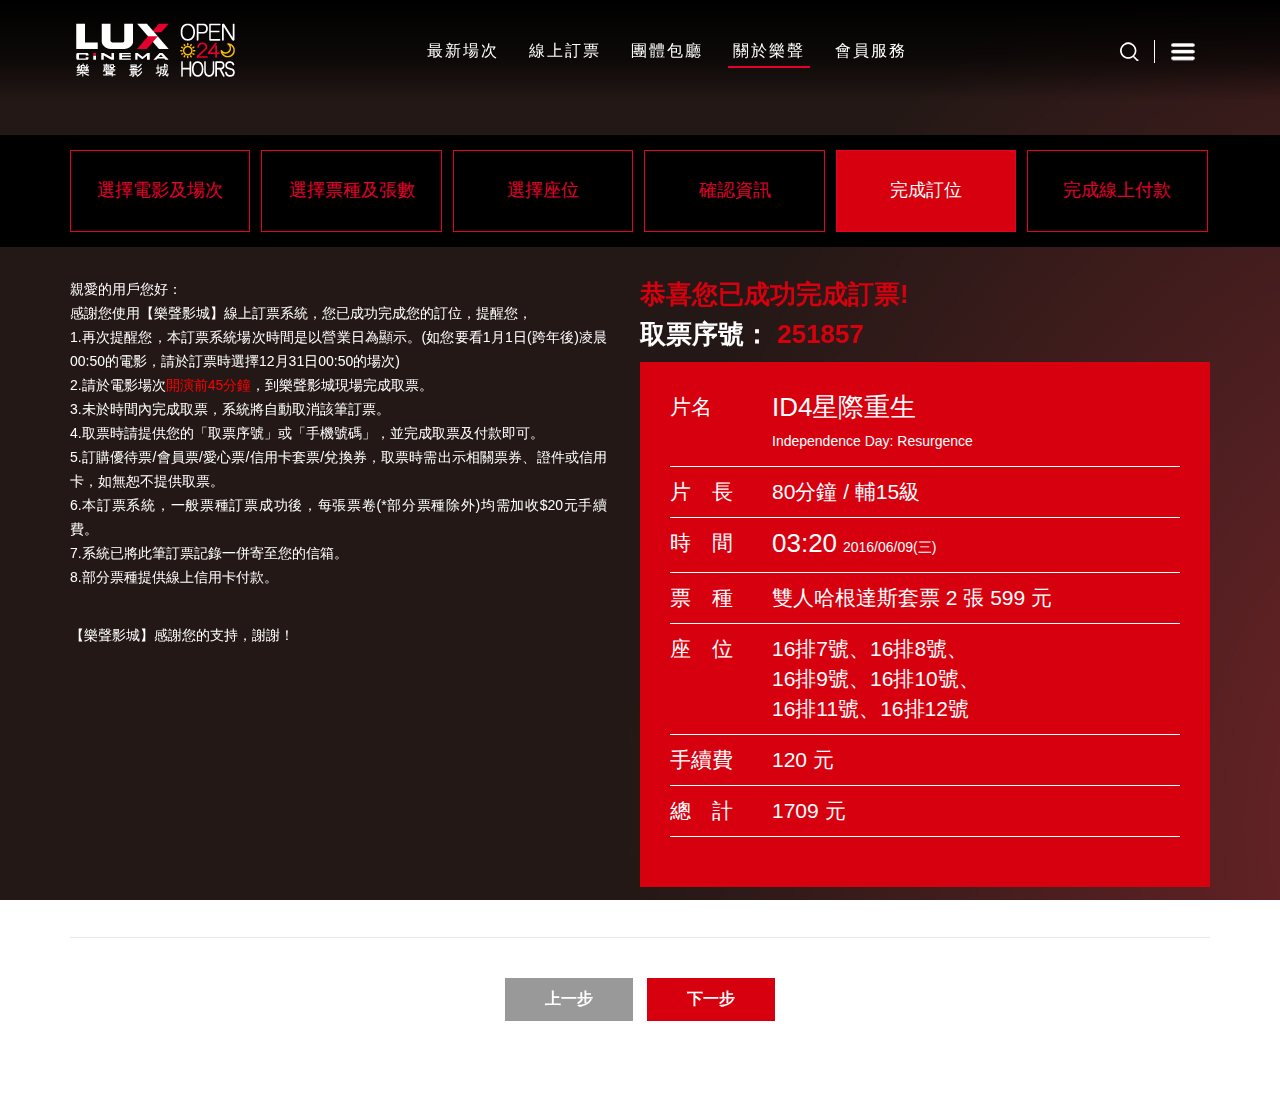
<file: tkt_06.html>
<!doctype html>
<html xmlns="http://www.w3.org/1999/xhtml">
  <head>
    <meta http-equiv="Content-Type" content="text/html; charset=utf-8" />
    <title></title>
    <meta name="viewport" content="width=device-width, initial-scale=1">
    <link rel="stylesheet" href="css/bootstrap.min.css" type="text/css">
    <link rel="stylesheet" href="https://maxcdn.bootstrapcdn.com/font-awesome/4.7.0/css/font-awesome.min.css" type="text/css">
    <link rel="stylesheet" href="css/sky-forms.css" type="text/css">
    <link rel="stylesheet" href="css/swiper.min.css" type="text/css">
    <link rel="stylesheet" href="css/style.css" type="text/css">
     <link rel="stylesheet" href="css/tkt.css" type="text/css">
    <script src="js/jquery.js"></script>
    <script src="js/bootstrap.min.js"></script>
    <!--[if lt IE 9]>
    <script src="https://oss.maxcdn.com/libs/html5shiv/3.7.0/html5shiv.js"></script>
    <script src="https://oss.maxcdn.com/libs/respond.js/1.4.2/respond.min.js"></script>
    <![endif]-->
    <style>
    </style>
  </head>
  <body>
    <div class="bg">
    </div>
    <header  class="header-normal">
      <div class="container ">
        <div class="menu-normal-wrapper clearfix">
          <div class="logo"> <a href=""><img src="images/logo.png" alt=""></a> </div>
          <nav class="menu-normal">
            <div class="close-menu-btn">
              <div id="nav-icon4" class="open "> <span></span> <span></span> <span></span> </div>
            </div>
            <ul class="clearfix nav-block_1">
              <li > <a href="">最新場次</a> </li>
              <li> <a href="">線上訂票</a> </li>
              <li> <a href="">團體包廳</a> </li>
              <li class="this"> <a href="">關於樂聲</a> </li>
              <li> <a href="">會員服務</a> </li>
            </ul>
            <ul class="clearfix nav-block_2">
              <li id="go_show"> <a><img src="images/search.png" alt=""><span>搜尋</span></a> </li>
              <li class="dropdown menu-right"> <a id="drop3" href="#" class="dropdown-toggle" data-toggle="dropdown" aria-haspopup="true" role="button" aria-expanded="false">
                <img src="images/bar.png" alt=""><span>會員</span>
              </a>
              <ul class="dropdown-menu dropdown-menu-right" role="menu" aria-labelledby="drop3">
                <li role="presentation"><a role="menuitem" tabindex="-1" href="">登入/註冊</a></li>
                <li role="presentation"><a role="menuitem" tabindex="-1" href="">登出</a></li>
              </ul>
            </li>
          </ul>
          <div id="search" class="search_box_all">
            <div class="search_box">
              <input type="search">   <button>搜尋</button>
              <i class="fa fa-times" aria-hidden="true"></i>
            </div>
          </div>
        </nav>
        <div class="menu-right-toggle">
          <img src="images/bar.png" alt="">
        </div>
      </div>
    </div>
  </header>
  <div class="lux_wrapper_tkt"><!--步驟-->
<div class=" step-all">
  <div class="container">
    <div class="step_box">
      <ul>
        <li >
          <h4>選擇電影及場次</h4>
        </li>
        <li  >
          <h4>選擇票種及張數</h4>
        </li>
        <li  >
          <h4>選擇座位</h4>
        </li>
        <li  >
          <h4>確認資訊</h4>
        </li>
        <li class="sel" >
          <h4>完成訂位</h4>
        </li>
        <li  >
          <h4>完成線上付款</h4>
        </li>
      </ul>
    </div>
  </div>
</div>

<!--end 步驟--> 

<!--手機版步驟-->
<div class=" step-all step-m">
  <div class="container">
    <div class="step_box">
      <ul>
        <li class="sel">
          <h4>完成訂位</h4>
        </li>
      </ul>
    </div>
  </div>
</div>

<!--end 手機版步驟-->

<div class="container">
  <div class="tkt-2">

      
      
      <!--訂票資訊-->
        <div class="final-info-box">
      
      <div class="final-info-tit1">
      恭喜您已成功完成訂票!
      </div>
      
      <div class="final-info-tit2">
      取票序號： <span class="final-info-red"> 251857</span>
      </div>
      
      
      
      <div class="final-info">
        <ul>
          <div class="bottom-line">
            <li class="tit"> 片名 </li>
            <li> <span class="txt-b">ID4星際重生</span><br>
              <span class="txt-s">Independence Day: Resurgence</span> </li>
          </div>
          <div class="bottom-line">
            <li class="tit"> 片　長 </li>
            <li> 80分鐘 / 輔15級 </li>
          </div>
          <div class="bottom-line">
            <li class="tit"> 時　間 </li>
            <li> <span class="txt-b">03:20</span> <span class="txt-s">2016/06/09(三)</span> </li>
          </div>
          <div class="bottom-line">
            <li class="tit"> 票　種 </li>
            <li> 雙人哈根達斯套票 2 張  599 元 </li>
          </div>
          <div class="bottom-line">
            <li class="tit"> 座　位 </li>
            <li> 16排7號、16排8號、<br>
              16排9號、16排10號、<br>
              16排11號、16排12號 </li>
          </div>
          <div class="bottom-line">
            <li class="tit"> 手續費 </li>
            <li> 120 元 </li>
          </div>
          <div class="bottom-line">
            <li class="tit"> 總　計 </li>
            <li> 1709 元 </li>
          </div>
        </ul>
      </div>
      
      </div>
      
      <!--end訂票資訊-->
      
      <div class="booking_info_frist">
      
        <div class=" txt1">
        
        
        <p>親愛的用戶您好：<br>
                    感謝您使用【樂聲影城】線上訂票系統，您已成功完成您的訂位，提醒您，<br>
          1.再次提醒您，本訂票系統場次時間是以營業日為顯示。(如您要看1月1日(跨年後)凌晨00:50的電影，請於訂票時選擇12月31日00:50的場次)<br>
          2.請於電影場次<span style="color:red;">開演前45分鐘</span>，到樂聲影城現場完成取票。<br>
          3.未於時間內完成取票，系統將自動取消該筆訂票。<br>
          4.取票時請提供您的「取票序號」或「手機號碼」，並完成取票及付款即可。<br>
          5.訂購優待票/會員票/愛心票/信用卡套票/兌換券，取票時需出示相關票券、證件或信用卡，如無恕不提供取票。<br>
          6.本訂票系統，一般票種訂票成功後，每張票卷(*部分票種除外)均需加收$20元手續費。<br>
          7.系統已將此筆訂票記錄一併寄至您的信箱。<br>
          8.部分票種提供線上信用卡付款。</p>
        
        <p><br>
          【樂聲影城】感謝您的支持，謝謝！</p>
        
        </div>
      
      </div>
      
      
       <div class="clearfix"> </div>
  

    <div class=" mem-btn-box"> <a href="" class="btn-g">上一步</a> <a href="" class="btn-b">下一步</a> </div>
</div>
</div></div>
</footer>
<!--Back to top-->
<a href="" class="scrollup"><i class="fa fa-chevron-circle-up"></i></a>
<!--Javascript Plugin-->
<script src="js/totop.js" type="text/javascript"></script>
<script>
//側邊menu
$(".menu-right-toggle").click(function(){
$(".menu-normal").addClass("go-left");
});
$(".close-menu-btn").click(function(){
$(".menu-normal").removeClass("go-left");
});
//end 側邊menu
$(document).mouseup(function (e){
var container = $(".menu-normal");
if (!container.is(e.target) // if the target of the click isn't the container...
&& container.has(e.target).length === 0) // ... nor a descendant of the container
{
$(".menu-normal").removeClass("go-left");
}
});
//menu按鈕變形
/*
$(document).ready(function(){
$('#nav-icon4').click(function(){
$(this).toggleClass('open');
});
});
*/
</script>
<script>
$("#go_show").click(function(){
$("#search").addClass("show_box");
});
$(".fa-times").click(function(){
$("#search").removeClass("show_box");
});
</script>
<script src="js/swiper.min.js"></script>
<script>
var swiper = new Swiper('.time_one_right.swiper-container', {
paginationClickable: true,
nextButton:'.swiper-button-next',
prevButton:'.swiper-button-prev',
// direction: 'vertical',//垂直顯示
spaceBetween: 20,//兩個slider的距離
//slidesPerView: 3, //一頁幾個slider
slidesPerView:'auto', //自動分組
observer:true,
observeParents:true,
//centeredSlides: true, //置中
//  mousewheelControl: true,  //滑鼠滾動
//   effect: 'fade'  //淡入
/*
effect: 'coverflow', //3D翻轉
coverflow: {
rotate: 50,
stretch: 0,
depth: 100,
modifier: 1,
slideShadows : true,
},
*/
centeredSlides: true,
//paginationType: 'fraction', //顯示頁數
//   paginationType: 'progress', //進度條
//autoplay: 4000,
//autoplayDisableOnInteraction: true, //操作後停止自動播放
});
</script>
<script src="js/scrollreveal.min.js"></script>
<script>
// 修改默认配置
window.sr = ScrollReveal({ reset: true });
// 自定义一个动画集合
sr.reveal( '.box-1-right', {
delay: 0,
duration    : 1000,
origin:'right',
distance: '40%',
scale: 1,
viewFactor  : 0.6, //0.20表示元素在产生动画之前，它的20%在viewport或容器的边界之内
reset:true, //是否只顯示一次
} );
// 自定义一个动画集合
sr.reveal( '.box-2-left', {
delay: 0,
duration    : 1000,
origin:'left',
distance: '40%',
scale: 1,
viewFactor  : 0.6, //0.20表示元素在产生动画之前，它的20%在viewport或容器的边界之内
} );
</script>
</body>
</html>
</file>
<file: css/sky-forms.css>
/**/
/* defaults */
/**/
.sky-form {
	margin: 0;
	outline: none;
	color: #272727;
}
.sky-form header {
	display: block;
	padding: 0px 0px 9px 0px;
	margin-bottom: 13px;
	font-size: 22px;
	font-weight: normal;
	color: #272727;
	border-bottom: 1px solid #e3e3e3;
}
.sky-form header strong {
	font-weight: 600;
}

.sky-form fieldset {
	display: block;	
	padding: 25px 0px 5px;
	border: none;
	background: none;
}
.sky-form fieldset + fieldset {
	border-top: 1px solid rgba(0,0,0,.1);
}
.sky-form section {
	margin-bottom: 20px;
}
.sky-form footer {
	display: block;
	padding: 15px 0px 25px;
}
.sky-form footer:after {
	content: '';
	display: table;
	clear: both;
}
.sky-form a {
	color: #999;
}
.sky-form .label {
	display: block;
	margin-bottom: 6px;
	line-height: 19px;
	font-weight: 400;
}
.sky-form .label.col {
	margin: 0;
	padding-top: 10px;
}
.sky-form .note {
	margin-top: 6px;
	padding: 0 1px;
	font-size: 11px;
	line-height: 15px;
	color: #999;
}
.sky-form .input,
.sky-form .select,
.sky-form .textarea,
.sky-form .radio,
.sky-form .checkbox,
.sky-form .toggle,
.sky-form .button {
	position: relative;
	display: block;
}
.sky-form .input input,
.sky-form .select select,
.sky-form .textarea textarea {
	display: block;
	box-sizing: border-box;
	-moz-box-sizing: border-box;
	width: 100%;
	height: 39px;
	padding: 8px 10px;
	outline: none;
	border-width: 1px;
	border-style: solid;
	border-radius: 3px;
	background: #fff;
	font-size:15px;
	font-family:Helvetica, Arial, 'LiHei Pro', \5FAE\8EDF\6B63\9ED1\9AD4, '微軟正黑體', sans-serif;
	color: #404040;
	appearance: normal;
	-moz-appearance: none;
	-webkit-appearance: none;
}
.sky-form .progress {
	float: right;
	margin-top: 10px;
	line-height: 39px;
	color: #232323;
}


/**/
/* file inputs */
/**/
.sky-form .input-file .button {
	position: absolute;
	top: 4px;
	right: 4px;
	float: none;
	height: 31px;
	margin: 0;
	padding: 0 20px;
	font-size: 13px;
	line-height: 31px;
}
.sky-form .input-file .button:hover {
	box-shadow: none;
}
.sky-form .input-file .button input {
	position: absolute;
	top: 0;
	right: 0;
	padding: 0;
	font-size: 30px;
	cursor: pointer;
	opacity: 0;
}


/**/
/* selects */
/**/
.sky-form .select i {
	position: absolute;
	top: 14px;
	right: 14px;
	width: 5px;
	height: 11px;
	background: #fff;
	box-shadow: 0 0 0 12px #fff;
}
.sky-form .select i:after,
.sky-form .select i:before {
	content: '';
	position: absolute;
	right: 0;
	border-right: 4px solid transparent;
	border-left: 4px solid transparent;
}
.sky-form .select i:after {
	bottom: 0;
	border-top: 4px solid #404040;
}
.sky-form .select i:before {
	top: 0;
	border-bottom: 4px solid #404040;
}
.sky-form .select-multiple select {
	height: auto;
}


/**/
/* textareas */
/**/
.sky-form .textarea textarea {
	height: auto;
	resize: none;
}
.sky-form .textarea-resizable textarea {
	resize: vertical;	
}
.sky-form .textarea-expandable textarea {
	height: 39px;
}
.sky-form .textarea-expandable textarea:focus {
	height: auto;
}


/**/
/* radios and checkboxes */
/**/
.sky-form .radio,
.sky-form .checkbox {
	margin-bottom: 4px;
	padding-left: 27px;
	font-size: 15px;
	line-height: 27px;
	color: #404040;
	cursor: pointer;
}
.sky-form .radio:last-child,
.sky-form .checkbox:last-child {
	margin-bottom: 0;
}
.sky-form .radio input,
.sky-form .checkbox input {
	position: absolute;
	left: -9999px;
}
.sky-form .radio i,
.sky-form .checkbox i {
	position: absolute;
	top: 5px;
	left: 0;
	display: block;
	width: 13px;
	height: 13px;
	outline: none;
	border-width: 2px;
	border-style: solid;
	background: #fff;
}
.sky-form .radio i {
	border-radius: 50%;
}
.sky-form .radio input + i:after,
.sky-form .checkbox input + i:after {
	position: absolute;
	opacity: 0;
	transition: opacity 0.1s;
	-o-transition: opacity 0.1s;
	-ms-transition: opacity 0.1s;
	-moz-transition: opacity 0.1s;
	-webkit-transition: opacity 0.1s;
}
.sky-form .radio input + i:after {
	content: '';
	top: 4px;
	left: 4px;
	width: 5px;
	height: 5px;
	border-radius: 50%;
}
.sky-form .checkbox input + i:after {
	content: '\f00c';
	top: -1px;
	left: -1px;
	width: 15px;
	height: 15px;
	font: normal 12px/16px FontAwesome;
	text-align: center;
}
.sky-form .radio input:checked + i:after,
.sky-form .checkbox input:checked + i:after {
	opacity: 1;
}
.sky-form .inline-group {
	margin: 0 -30px -4px 0;
}
.sky-form .inline-group:after {
	content: '';
	display: table;
	clear: both;
}
.sky-form .inline-group .radio,
.sky-form .inline-group .checkbox {
	float: left;
	margin-right: 30px;
}
.sky-form .inline-group .radio:last-child,
.sky-form .inline-group .checkbox:last-child {
	margin-bottom: 4px;
}


/**/
/* toggles */
/**/
.sky-form .toggle {
	margin-bottom: 4px;
	padding-right: 61px;
	font-size: 15px;
	line-height: 27px;
	color: #404040;
	cursor: pointer;
}
.sky-form .toggle:last-child {
	margin-bottom: 0;
}
.sky-form .toggle input {
	position: absolute;
	left: -9999px;
}
.sky-form .toggle i {
	content: '';
	position: absolute;
	top: 4px;
	right: 0;
	display: block;
	width: 49px;
	height: 17px;
	border-width: 2px;
	border-style: solid;
	border-radius: 12px;
	background: #fff;
}
.sky-form .toggle i:after {
	content: 'OFF';
	position: absolute;
	top: 2px;
	right: 8px;
	left: 8px;
	font-style: normal;
	font-size: 9px;
	line-height: 13px;
	font-weight: 700;
	text-align: left;
	color: #5f5f5f;
}
.sky-form .toggle i:before {
	content: '';
	position: absolute;
	z-index: 1;
	top: 4px;
	right: 4px;
	display: block;
	width: 9px;
	height: 9px;
	border-radius: 50%;
	opacity: 1;
	transition: right 0.2s;
	-o-transition: right 0.2s;
	-ms-transition: right 0.2s;
	-moz-transition: right 0.2s;
	-webkit-transition: right 0.2s;
}
.sky-form .toggle input:checked + i:after {
	content: 'ON';
	text-align: right;
}
.sky-form .toggle input:checked + i:before {
	right: 36px;
}


/**/
/* ratings */
/**/
.sky-form .rating {
	margin-bottom: 4px;
	font-size: 15px;
	line-height: 27px;
	color: #404040;
}
.sky-form .rating:last-child {
	margin-bottom: 0;
}
.sky-form .rating input {
	position: absolute;
	left: -9999px;
}
.sky-form .rating label {
	display: block;
	float: right;
	height: 17px;
	margin-top: 5px;
	padding: 0 2px;
	font-size: 17px;
	line-height: 17px;
	cursor: pointer;
}


/**/
/* buttons */
/**/
.sky-form .button {
	float: left;
	height: 39px;
	overflow: hidden;
	margin: 0px 0 0 0px;
	padding: 0 25px;
	outline: none;
	border: 0;
	font: 300 15px/39px 'Open Sans', Helvetica, Arial, sans-serif;
	text-decoration: none;
	color: #fff;
	cursor: pointer;
}
.sky-form .button-uploading {
	position: relative;
	color: transparent;
	cursor: default;
}
.sky-form .button-uploading:after {
	content: 'Uploading...';
	position: absolute;
	top: 0;
	left: 0;
	width: 100%;
	height: 100%;
	color: #fff;
	-o-animation: blink 1s linear infinite;
	-ms-animation: blink 1s linear infinite;
	-moz-animation: blink 1s linear infinite; 
	-webkit-animation: blink 1s linear infinite;
}
@-o-keyframes blink
{
  0% {opacity: 1}
  50% {opacity: 0.3}
  100% {opacity: 1}
}
@-ms-keyframes blink
{
  0% {opacity: 1}
  50% {opacity: 0.3}
  100% {opacity: 1}
}
@-moz-keyframes blink
{
  0% {opacity: 1}
  50% {opacity: 0.3}
  100% {opacity: 1}
}
@-webkit-keyframes blink
{
  0% {opacity: 1}
  50% {opacity: 0.3}
  100% {opacity: 1}
}


/**/
/* icons */
/**/

.icon-glass:before {
  content: "\f000";
}
.icon-music:before {
  content: "\f001";
}
.icon-search:before {
  content: "\f002";
}
.icon-envelope:before {
  content: "\f003";
}
.icon-heart:before {
  content: "\f004";
}
.icon-star:before {
  content: "\f005";
}
.icon-star-empty:before {
  content: "\f006";
}
.icon-user:before {
  content: "\f007";
}
.icon-film:before {
  content: "\f008";
}
.icon-th-large:before {
  content: "\f009";
}
.icon-th:before {
  content: "\f00a";
}
.icon-th-list:before {
  content: "\f00b";
}
.icon-ok:before {
  content: "\f00c";
}
.icon-remove:before {
  content: "\f00d";
}
.icon-zoom-in:before {
  content: "\f00e";
}
.icon-zoom-out:before {
  content: "\f010";
}
.icon-off:before {
  content: "\f011";
}
.icon-signal:before {
  content: "\f012";
}
.icon-cog:before {
  content: "\f013";
}
.icon-trash:before {
  content: "\f014";
}
.icon-home:before {
  content: "\f015";
}
.icon-file:before {
  content: "\f016";
}
.icon-time:before {
  content: "\f017";
}
.icon-road:before {
  content: "\f018";
}
.icon-download-alt:before {
  content: "\f019";
}
.icon-download:before {
  content: "\f01a";
}
.icon-upload:before {
  content: "\f01b";
}
.icon-inbox:before {
  content: "\f01c";
}
.icon-play-circle:before {
  content: "\f01d";
}
.icon-repeat:before,
.icon-rotate-right:before {
  content: "\f01e";
}
.icon-refresh:before {
  content: "\f021";
}
.icon-list-alt:before {
  content: "\f022";
}
.icon-lock:before {
  content: "\f023";
}
.icon-flag:before {
  content: "\f024";
}
.icon-headphones:before {
  content: "\f025";
}
.icon-volume-off:before {
  content: "\f026";
}
.icon-volume-down:before {
  content: "\f027";
}
.icon-volume-up:before {
  content: "\f028";
}
.icon-qrcode:before {
  content: "\f029";
}
.icon-barcode:before {
  content: "\f02a";
}
.icon-tag:before {
  content: "\f02b";
}
.icon-tags:before {
  content: "\f02c";
}
.icon-book:before {
  content: "\f02d";
}
.icon-bookmark:before {
  content: "\f02e";
}
.icon-print:before {
  content: "\f02f";
}
.icon-camera:before {
  content: "\f030";
}
.icon-font:before {
  content: "\f031";
}
.icon-bold:before {
  content: "\f032";
}
.icon-italic:before {
  content: "\f033";
}
.icon-text-height:before {
  content: "\f034";
}
.icon-text-width:before {
  content: "\f035";
}
.icon-align-left:before {
  content: "\f036";
}
.icon-align-center:before {
  content: "\f037";
}
.icon-align-right:before {
  content: "\f038";
}
.icon-align-justify:before {
  content: "\f039";
}
.icon-list:before {
  content: "\f03a";
}
.icon-indent-left:before {
  content: "\f03b";
}
.icon-indent-right:before {
  content: "\f03c";
}
.icon-facetime-video:before {
  content: "\f03d";
}
.icon-picture:before {
  content: "\f03e";
}
.icon-pencil:before {
  content: "\f040";
}
.icon-map-marker:before {
  content: "\f041";
}
.icon-adjust:before {
  content: "\f042";
}
.icon-tint:before {
  content: "\f043";
}
.icon-edit:before {
  content: "\f044";
}
.icon-share:before {
  content: "\f045";
}
.icon-check:before {
  content: "\f046";
}
.icon-move:before {
  content: "\f047";
}
.icon-step-backward:before {
  content: "\f048";
}
.icon-fast-backward:before {
  content: "\f049";
}
.icon-backward:before {
  content: "\f04a";
}
.icon-play:before {
  content: "\f04b";
}
.icon-pause:before {
  content: "\f04c";
}
.icon-stop:before {
  content: "\f04d";
}
.icon-forward:before {
  content: "\f04e";
}
.icon-fast-forward:before {
  content: "\f050";
}
.icon-step-forward:before {
  content: "\f051";
}
.icon-eject:before {
  content: "\f052";
}
.icon-chevron-left:before {
  content: "\f053";
}
.icon-chevron-right:before {
  content: "\f054";
}
.icon-plus-sign:before {
  content: "\f055";
}
.icon-minus-sign:before {
  content: "\f056";
}
.icon-remove-sign:before {
  content: "\f057";
}
.icon-ok-sign:before {
  content: "\f058";
}
.icon-question-sign:before {
  content: "\f059";
}
.icon-info-sign:before {
  content: "\f05a";
}
.icon-screenshot:before {
  content: "\f05b";
}
.icon-remove-circle:before {
  content: "\f05c";
}
.icon-ok-circle:before {
  content: "\f05d";
}
.icon-ban-circle:before {
  content: "\f05e";
}
.icon-arrow-left:before {
  content: "\f060";
}
.icon-arrow-right:before {
  content: "\f061";
}
.icon-arrow-up:before {
  content: "\f062";
}
.icon-arrow-down:before {
  content: "\f063";
}
.icon-share-alt:before,
.icon-mail-forward:before {
  content: "\f064";
}
.icon-resize-full:before {
  content: "\f065";
}
.icon-resize-small:before {
  content: "\f066";
}
.icon-plus:before {
  content: "\f067";
}
.icon-minus:before {
  content: "\f068";
}
.icon-asterisk:before {
  content: "\f069";
}
.icon-exclamation-sign:before {
  content: "\f06a";
}
.icon-gift:before {
  content: "\f06b";
}
.icon-leaf:before {
  content: "\f06c";
}
.icon-fire:before {
  content: "\f06d";
}
.icon-eye-open:before {
  content: "\f06e";
}
.icon-eye-close:before {
  content: "\f070";
}
.icon-warning-sign:before {
  content: "\f071";
}
.icon-plane:before {
  content: "\f072";
}
.icon-calendar:before {
  content: "\f073";
}
.icon-random:before {
  content: "\f074";
}
.icon-comment:before {
  content: "\f075";
}
.icon-magnet:before {
  content: "\f076";
}
.icon-chevron-up:before {
  content: "\f077";
}
.icon-chevron-down:before {
  content: "\f078";
}
.icon-retweet:before {
  content: "\f079";
}
.icon-shopping-cart:before {
  content: "\f07a";
}
.icon-folder-close:before {
  content: "\f07b";
}
.icon-folder-open:before {
  content: "\f07c";
}
.icon-resize-vertical:before {
  content: "\f07d";
}
.icon-resize-horizontal:before {
  content: "\f07e";
}
.icon-bar-chart:before {
  content: "\f080";
}
.icon-twitter-sign:before {
  content: "\f081";
}
.icon-facebook-sign:before {
  content: "\f082";
}
.icon-camera-retro:before {
  content: "\f083";
}
.icon-key:before {
  content: "\f084";
}
.icon-cogs:before {
  content: "\f085";
}
.icon-comments:before {
  content: "\f086";
}
.icon-thumbs-up:before {
  content: "\f087";
}
.icon-thumbs-down:before {
  content: "\f088";
}
.icon-star-half:before {
  content: "\f089";
}
.icon-heart-empty:before {
  content: "\f08a";
}
.icon-signout:before {
  content: "\f08b";
}
.icon-linkedin-sign:before {
  content: "\f08c";
}
.icon-pushpin:before {
  content: "\f08d";
}
.icon-external-link:before {
  content: "\f08e";
}
.icon-signin:before {
  content: "\f090";
}
.icon-trophy:before {
  content: "\f091";
}
.icon-github-sign:before {
  content: "\f092";
}
.icon-upload-alt:before {
  content: "\f093";
}
.icon-lemon:before {
  content: "\f094";
}
.icon-phone {
	margin-top: 1px;
}
.icon-phone:before {
  content: "\f095";
}
.icon-check-empty:before {
  content: "\f096";
}
.icon-bookmark-empty:before {
  content: "\f097";
}
.icon-phone-sign:before {
  content: "\f098";
}
.icon-twitter:before {
  content: "\f099";
}
.icon-facebook:before {
  content: "\f09a";
}
.icon-github:before {
  content: "\f09b";
}
.icon-unlock:before {
  content: "\f09c";
}
.icon-credit-card:before {
  content: "\f09d";
}
.icon-rss:before {
  content: "\f09e";
}
.icon-hdd:before {
  content: "\f0a0";
}
.icon-bullhorn:before {
  content: "\f0a1";
}
.icon-bell:before {
  content: "\f0a2";
}
.icon-certificate:before {
  content: "\f0a3";
}
.icon-hand-right:before {
  content: "\f0a4";
}
.icon-hand-left:before {
  content: "\f0a5";
}
.icon-hand-up:before {
  content: "\f0a6";
}
.icon-hand-down:before {
  content: "\f0a7";
}
.icon-circle-arrow-left:before {
  content: "\f0a8";
}
.icon-circle-arrow-right:before {
  content: "\f0a9";
}
.icon-circle-arrow-up:before {
  content: "\f0aa";
}
.icon-circle-arrow-down:before {
  content: "\f0ab";
}
.icon-globe:before {
  content: "\f0ac";
}
.icon-wrench:before {
  content: "\f0ad";
}
.icon-tasks:before {
  content: "\f0ae";
}
.icon-filter:before {
  content: "\f0b0";
}
.icon-briefcase:before {
  content: "\f0b1";
}
.icon-fullscreen:before {
  content: "\f0b2";
}
.icon-group:before {
  content: "\f0c0";
}
.icon-link:before {
  content: "\f0c1";
}
.icon-cloud:before {
  content: "\f0c2";
}
.icon-beaker:before {
  content: "\f0c3";
}
.icon-cut:before {
  content: "\f0c4";
}
.icon-copy:before {
  content: "\f0c5";
}
.icon-paper-clip:before {
  content: "\f0c6";
}
.icon-save:before {
  content: "\f0c7";
}
.icon-sign-blank:before {
  content: "\f0c8";
}
.icon-reorder:before {
  content: "\f0c9";
}
.icon-list-ul:before {
  content: "\f0ca";
}
.icon-list-ol:before {
  content: "\f0cb";
}
.icon-strikethrough:before {
  content: "\f0cc";
}
.icon-underline:before {
  content: "\f0cd";
}
.icon-table:before {
  content: "\f0ce";
}
.icon-magic:before {
  content: "\f0d0";
}
.icon-truck:before {
  content: "\f0d1";
}
.icon-pinterest:before {
  content: "\f0d2";
}
.icon-pinterest-sign:before {
  content: "\f0d3";
}
.icon-google-plus-sign:before {
  content: "\f0d4";
}
.icon-google-plus:before {
  content: "\f0d5";
}
.icon-money:before {
  content: "\f0d6";
}
.icon-caret-down:before {
  content: "\f0d7";
}
.icon-caret-up:before {
  content: "\f0d8";
}
.icon-caret-left:before {
  content: "\f0d9";
}
.icon-caret-right:before {
  content: "\f0da";
}
.icon-columns:before {
  content: "\f0db";
}
.icon-sort:before {
  content: "\f0dc";
}
.icon-sort-down:before {
  content: "\f0dd";
}
.icon-sort-up:before {
  content: "\f0de";
}
.icon-envelope-alt:before {
  content: "\f0e0";
}
.icon-linkedin:before {
  content: "\f0e1";
}
.icon-undo:before,
.icon-rotate-left:before {
  content: "\f0e2";
}
.icon-legal:before {
  content: "\f0e3";
}
.icon-dashboard:before {
  content: "\f0e4";
}
.icon-comment-alt:before {
  content: "\f0e5";
}
.icon-comments-alt:before {
  content: "\f0e6";
}
.icon-bolt:before {
  content: "\f0e7";
}
.icon-sitemap:before {
  content: "\f0e8";
}
.icon-umbrella:before {
  content: "\f0e9";
}
.icon-paste:before {
  content: "\f0ea";
}
.icon-lightbulb:before {
  content: "\f0eb";
}
.icon-exchange:before {
  content: "\f0ec";
}
.icon-cloud-download:before {
  content: "\f0ed";
}
.icon-cloud-upload:before {
  content: "\f0ee";
}
.icon-user-md:before {
  content: "\f0f0";
}
.icon-stethoscope:before {
  content: "\f0f1";
}
.icon-suitcase:before {
  content: "\f0f2";
}
.icon-bell-alt:before {
  content: "\f0f3";
}
.icon-coffee:before {
  content: "\f0f4";
}
.icon-food:before {
  content: "\f0f5";
}
.icon-file-alt:before {
  content: "\f0f6";
}
.icon-building:before {
  content: "\f0f7";
}
.icon-hospital:before {
  content: "\f0f8";
}
.icon-ambulance:before {
  content: "\f0f9";
}
.icon-medkit:before {
  content: "\f0fa";
}
.icon-fighter-jet:before {
  content: "\f0fb";
}
.icon-beer:before {
  content: "\f0fc";
}
.icon-h-sign:before {
  content: "\f0fd";
}
.icon-plus-sign-alt:before {
  content: "\f0fe";
}
.icon-double-angle-left:before {
  content: "\f100";
}
.icon-double-angle-right:before {
  content: "\f101";
}
.icon-double-angle-up:before {
  content: "\f102";
}
.icon-double-angle-down:before {
  content: "\f103";
}
.icon-angle-left:before {
  content: "\f104";
}
.icon-angle-right:before {
  content: "\f105";
}
.icon-angle-up:before {
  content: "\f106";
}
.icon-angle-down:before {
  content: "\f107";
}
.icon-desktop:before {
  content: "\f108";
}
.icon-laptop:before {
  content: "\f109";
}
.icon-tablet:before {
  content: "\f10a";
}
.icon-mobile-phone:before {
  content: "\f10b";
}
.icon-circle-blank:before {
  content: "\f10c";
}
.icon-quote-left:before {
  content: "\f10d";
}
.icon-quote-right:before {
  content: "\f10e";
}
.icon-spinner:before {
  content: "\f110";
}
.icon-circle:before {
  content: "\f111";
}
.icon-reply:before,
.icon-mail-reply:before {
  content: "\f112";
}
.icon-folder-close-alt:before {
  content: "\f114";
}
.icon-folder-open-alt:before {
  content: "\f115";
}
.icon-expand-alt:before {
  content: "\f116";
}
.icon-collapse-alt:before {
  content: "\f117";
}
.icon-smile:before {
  content: "\f118";
}
.icon-frown:before {
  content: "\f119";
}
.icon-meh:before {
  content: "\f11a";
}
.icon-gamepad:before {
  content: "\f11b";
}
.icon-keyboard:before {
  content: "\f11c";
}
.icon-flag-alt:before {
  content: "\f11d";
}
.icon-flag-checkered:before {
  content: "\f11e";
}
.icon-terminal:before {
  content: "\f120";
}
.icon-code:before {
  content: "\f121";
}
.icon-reply-all:before {
  content: "\f122";
}
.icon-mail-reply-all:before {
  content: "\f122";
}
.icon-star-half-full:before,
.icon-star-half-empty:before {
  content: "\f123";
}
.icon-location-arrow:before {
  content: "\f124";
}
.icon-crop:before {
  content: "\f125";
}
.icon-code-fork:before {
  content: "\f126";
}
.icon-unlink:before {
  content: "\f127";
}
.icon-question:before {
  content: "\f128";
}
.icon-info:before {
  content: "\f129";
}
.icon-exclamation:before {
  content: "\f12a";
}
.icon-superscript:before {
  content: "\f12b";
}
.icon-subscript:before {
  content: "\f12c";
}
.icon-eraser:before {
  content: "\f12d";
}
.icon-puzzle-piece:before {
  content: "\f12e";
}
.icon-microphone:before {
  content: "\f130";
}
.icon-microphone-off:before {
  content: "\f131";
}
.icon-shield:before {
  content: "\f132";
}
.icon-calendar-empty:before {
  content: "\f133";
}
.icon-fire-extinguisher:before {
  content: "\f134";
}
.icon-rocket:before {
  content: "\f135";
}
.icon-maxcdn:before {
  content: "\f136";
}
.icon-chevron-sign-left:before {
  content: "\f137";
}
.icon-chevron-sign-right:before {
  content: "\f138";
}
.icon-chevron-sign-up:before {
  content: "\f139";
}
.icon-chevron-sign-down:before {
  content: "\f13a";
}
.icon-html5:before {
  content: "\f13b";
}
.icon-css3:before {
  content: "\f13c";
}
.icon-anchor:before {
  content: "\f13d";
}
.icon-unlock-alt:before {
  content: "\f13e";
}
.icon-bullseye:before {
  content: "\f140";
}
.icon-ellipsis-horizontal:before {
  content: "\f141";
}
.icon-ellipsis-vertical:before {
  content: "\f142";
}
.icon-rss-sign:before {
  content: "\f143";
}
.icon-play-sign:before {
  content: "\f144";
}
.icon-ticket:before {
  content: "\f145";
}
.icon-minus-sign-alt:before {
  content: "\f146";
}
.icon-check-minus:before {
  content: "\f147";
}
.icon-level-up:before {
  content: "\f148";
}
.icon-level-down:before {
  content: "\f149";
}
.icon-check-sign:before {
  content: "\f14a";
}
.icon-edit-sign:before {
  content: "\f14b";
}
.icon-external-link-sign:before {
  content: "\f14c";
}
.icon-share-sign:before {
  content: "\f14d";
}
.sky-form [class^="icon-"],
.ui-datepicker [class^="icon-"] {
  font-family: FontAwesome;
  font-style: normal;
  font-weight: normal;
  -webkit-font-smoothing: antialiased;
}
.sky-form .icon-append,
.sky-form .icon-prepend {
	position: absolute;
	top: 5px;
	width: 29px;
	height: 29px;
	font-size: 15px;
	line-height: 29px;
	text-align: center;
}
.sky-form .icon-append {
	right: 5px;
	padding-left: 3px;
	border-left-width: 1px;
	border-left-style: solid;
}
.sky-form .icon-prepend {
	left: 5px;
	padding-right: 3px;
	border-right-width: 1px;
	border-right-style: solid;
}
.sky-form .input .icon-prepend + input,
.sky-form .textarea .icon-prepend + textarea {
	padding-left: 46px;
}
.sky-form .input .icon-append + input,
.sky-form .textarea .icon-append + textarea {
	padding-right: 46px;
}
.sky-form .input .icon-prepend + .icon-append + input,
.sky-form .textarea .icon-prepend + .icon-append + textarea {
	padding-left: 46px;
}


/**/
/* grid */
/**/
.sky-form .row {
	margin: 0 -15px;
}
.sky-form .row:after {
	content: '';
	display: table;
	clear: both;
}
.sky-form .col {
	float: left;
	min-height: 1px;
	padding-right: 15px;
	padding-left: 15px;
	box-sizing: border-box;
	-moz-box-sizing: border-box;
}
.sky-form .col-1 {
	width: 8.33%;
}
.sky-form .col-2 {
	width: 16.66%;
}
.sky-form .col-3 {
	width: 25%;
}
.sky-form .col-4 {
	width: 33.33%;
}
.sky-form .col-5 {
	width: 41.66%;
}
.sky-form .col-6 {
	width: 50%;
}
.sky-form .col-7 {
	width: 58.33%;
}
.sky-form .col-8 {
	width: 66.67%;
}
.sky-form .col-9 {
	width: 75%;
}
.sky-form .col-10 {
	width: 83.33%;
}
.sky-form .col-11 {
	width: 91.66%;
}
@media screen and (max-width: 600px) {
	.sky-form .col {
		float: none;
		width: 100%;
	}
}


/**/
/* tooltips */
/**/
.sky-form .tooltip {
	position: absolute;
	z-index: 1;
	left: -9999px;
	padding: 2px 8px 3px;
	font-size: 11px;
	line-height: 16px;
	font-weight: 400;
	background: rgba(0,0,0,0.9);
	color: #fff;
	opacity: 0;
	transition: margin 0.3s, opacity 0.3s;
	-o-transition: margin 0.3s, opacity 0.3s;
	-ms-transition: margin 0.3s, opacity 0.3s;
	-moz-transition: margin 0.3s, opacity 0.3s;
	-webkit-transition: margin 0.3s, opacity 0.3s;
}
.sky-form .tooltip:after {
	content: '';
	position: absolute;
}
.sky-form .input input:focus + .tooltip,
.sky-form .textarea textarea:focus + .tooltip {
	opacity: 1;	
}

.sky-form .tooltip-top-right {
	bottom: 100%;
	margin-bottom: 15px;
}
.sky-form .tooltip-top-right:after {
	top: 100%;
	right: 16px;	
	border-top: 4px solid rgba(0,0,0,0.9);
	border-right: 4px solid transparent;
	border-left: 4px solid transparent;
}
.sky-form .input input:focus + .tooltip-top-right,
.sky-form .textarea textarea:focus + .tooltip-top-right {
	right: 0;
	left: auto;
	margin-bottom: 5px;
}

.sky-form .tooltip-top-left {
	bottom: 100%;
	margin-bottom: 15px;
}
.sky-form .tooltip-top-left:after {
	top: 100%;
	left: 16px;
	border-top: 4px solid rgba(0,0,0,0.9);
	border-right: 4px solid transparent;
	border-left: 4px solid transparent;
}
.sky-form .input input:focus + .tooltip-top-left,
.sky-form .textarea textarea:focus + .tooltip-top-left {
	right: auto;
	left: 0;
	margin-bottom: 5px;
}

.sky-form .tooltip-right {
	top: 9px;
	white-space: nowrap;
	margin-left: 15px;
}
.sky-form .tooltip-right:after {
	top: 6px;
	right: 100%;
	border-top: 4px solid transparent;
	border-right: 4px solid rgba(0,0,0,0.9);
	border-bottom: 4px solid transparent;
}
.sky-form .input input:focus + .tooltip-right,
.sky-form .textarea textarea:focus + .tooltip-right {
	left: 100%;
	margin-left: 5px;
}

.sky-form .tooltip-left {
	top: 9px;
	white-space: nowrap;
	margin-right: 15px;
}
.sky-form .tooltip-left:after {
	top: 6px;
	left: 100%;
	border-top: 4px solid transparent;
	border-bottom: 4px solid transparent;
	border-left: 4px solid rgba(0,0,0,0.9);
}
.sky-form .input input:focus + .tooltip-left,
.sky-form .textarea textarea:focus + .tooltip-left {
	right: 100%;
	left: auto;
	margin-right: 5px;
}

.sky-form .tooltip-bottom-right {
	top: 100%;
	margin-top: 15px;
}
.sky-form .tooltip-bottom-right:after {
	bottom: 100%;
	right: 16px;	
	border-right: 4px solid transparent;
	border-bottom: 4px solid rgba(0,0,0,0.9);
	border-left: 4px solid transparent;
}
.sky-form .input input:focus + .tooltip-bottom-right,
.sky-form .textarea textarea:focus + .tooltip-bottom-right {
	right: 0;
	left: auto;
	margin-top: 5px;
}

.sky-form .tooltip-bottom-left {
	top: 100%;
	margin-top: 15px;
}
.sky-form .tooltip-bottom-left:after {
	bottom: 100%;
	left: 16px;
	border-right: 4px solid transparent;
	border-bottom: 4px solid rgba(0,0,0,0.9);
	border-left: 4px solid transparent;
}
.sky-form .input input:focus + .tooltip-bottom-left,
.sky-form .textarea textarea:focus + .tooltip-bottom-left {
	right: auto;
	left: 0;
	margin-top: 5px;
}


/**/
/* normal state */
/**/
.sky-form .input input,
.sky-form .select select,
.sky-form .textarea textarea,
.sky-form .radio i,
.sky-form .checkbox i,
.sky-form .toggle i,
.sky-form .icon-append,
.sky-form .icon-prepend {
	border-color: #d3d3d3;
	transition: border-color 0.3s;
	-o-transition: border-color 0.3s;
	-ms-transition: border-color 0.3s;
	-moz-transition: border-color 0.3s;
	-webkit-transition: border-color 0.3s;
}
.sky-form .toggle i:before {
	background-color: #d9d9d9;	
}
.sky-form .rating label {
	color: #ccc;
	transition: color 0.3s;
	-o-transition: color 0.3s;
	-ms-transition: color 0.3s;
	-moz-transition: color 0.3s;
	-webkit-transition: color 0.3s;
}
.sky-form .button {
	background-color: #37c6f5;
	opacity: 0.8;
	transition: opacity 0.2s;
	-o-transition: opacity 0.2s;
	-ms-transition: opacity 0.2s;
	-moz-transition: opacity 0.2s;
	-webkit-transition: opacity 0.2s;
	/*border-bottom-right-radius:4px;
	border-top-right-radius:4px;*/
	border-radius:3px;
}
.sky-form .button.button-secondary {
	background-color: #b3b3b3;
	margin-right: 10px;
}
.sky-form .icon-append,
.sky-form .icon-prepend {
	color: #ccc;
}

.sky-form .fright {
	float: right;
}



/**/
/* hover state */
/**/
.sky-form .input:hover input,
.sky-form .select:hover select,
.sky-form .textarea:hover textarea,
.sky-form .radio:hover i,
.sky-form .checkbox:hover i,
.sky-form .toggle:hover i {
	border-color: #272727;
}
.sky-form .rating input + label:hover,
.sky-form .rating input + label:hover ~ label {
	color: #d9d9d9;
}
.sky-form .button:hover {
	opacity: 1;
}


/**/
/* focus state */
/**/
.sky-form .input input:focus,
.sky-form .select select:focus,
.sky-form .textarea textarea:focus,
.sky-form .radio input:focus + i,
.sky-form .checkbox input:focus + i,
.sky-form .toggle input:focus + i {
	border-color: #454545;
}


/**/
/* checked state */
/**/
.sky-form .radio input + i:after {
	background-color: #999;	
}
.sky-form .checkbox input + i:after {
	color: #999;
}
.sky-form .radio input:checked + i,
.sky-form .checkbox input:checked + i,
.sky-form .toggle input:checked + i {
	border-color: #999;	
}
.sky-form .rating input:checked ~ label {
	color: #999;	
}


/**/
/* error state */
/**/
.sky-form .state-error input,
.sky-form .state-error select,
.sky-form .state-error textarea,
.sky-form .radio.state-error i,
.sky-form .checkbox.state-error i,
.sky-form .toggle.state-error i {
	background: #fff0f0;
}
.sky-form .state-error select + i {
	background: #fff0f0;
	box-shadow: 0 0 0 12px #fff0f0;
}
.sky-form .toggle.state-error input:checked + i {
	background: #fff0f0;
}
.sky-form .state-error + em {
	display: block;
	margin-top: 6px;
	padding: 0 1px;
	font-style: normal;
	font-size: 11px;
	line-height: 15px;
	color: #ee9393;
}
.sky-form .rating.state-error + em {
	margin-top: -4px;
	margin-bottom: 4px;
}


/**/
/* success state */
/**/
.sky-form .state-success input,
.sky-form .state-success select,
.sky-form .state-success textarea,
.sky-form .radio.state-success i,
.sky-form .checkbox.state-success i,
.sky-form .toggle.state-success i {
	background: #f0fff0;
}
.sky-form .state-success select + i {
	background: #f0fff0;
	box-shadow: 0 0 0 12px #f0fff0;
}
.sky-form .toggle.state-success input:checked + i {
	background: #f0fff0;
}
.sky-form .note-success {
	color: #6fb679;
}


/**/
/* disabled state */
/**/
.sky-form .input.state-disabled input,
.sky-form .select.state-disabled,
.sky-form .textarea.state-disabled,
.sky-form .radio.state-disabled,
.sky-form .checkbox.state-disabled,
.sky-form .toggle.state-disabled,
.sky-form .button.state-disabled {
	cursor: default;
	opacity: 0.5;
}
.sky-form .input.state-disabled:hover input,
.sky-form .select.state-disabled:hover select,
.sky-form .textarea.state-disabled:hover textarea,
.sky-form .radio.state-disabled:hover i,
.sky-form .checkbox.state-disabled:hover i,
.sky-form .toggle.state-disabled:hover i {
	border-color: #999999;
}


/**/
/* submited state */
/**/
.sky-form .message {
	display: none;
	color: #6fb679;
}
.sky-form .message i {
	display: block;
	margin: 0 auto 20px;
	width: 81px;
	height: 81px;
	border: 1px solid #6fb679;
	border-radius: 50%;
	font-size: 30px;
	line-height: 81px;
}
.sky-form.submited fieldset,
.sky-form.submited footer {
	display: none;
}
.sky-form.submited .message {
	display: block;
	padding: 25px 30px;
	background: rgba(255,255,255,.9);
	font: 300 18px/27px 'Open Sans', Helvetica, Arial, sans-serif;
	text-align: center;
}


/**/
/* datepicker */
/**/
.ui-datepicker {
	display: none;
	padding: 10px 12px;
	background: rgba(255,255,255,0.9);
	box-shadow: 0 0 10px rgba(0,0,0,.3);
	font: 13px/1.55 'Open Sans', Helvetica, Arial, sans-serif;
	text-align: center;
	color: #666;
}
.ui-datepicker a {
	color: #404040;
}
.ui-datepicker-header {
	position: relative;
	margin: -10px -12px 10px;
	padding: 10px;
	border-bottom: 1px solid rgba(0,0,0,.1);
	font-size: 15px;
	line-height: 27px;
}
.ui-datepicker-prev, 
.ui-datepicker-next {
	position: absolute;
	top: 0;
	display: block;
	width: 47px;
	height: 47px;
	font-size: 15px;
	line-height: 47px;
	text-decoration: none;
	cursor: pointer;
}
.ui-datepicker-prev {
	left: 0;
}
.ui-datepicker-next {
	right: 0;
}
.ui-datepicker-calendar {
	border-collapse: collapse;
	font-size: 13px;
	line-height: 27px;
}
.ui-datepicker-calendar th {
	color: #999;
}
.ui-datepicker-calendar a,
.ui-datepicker-calendar span {
	display: block;
	width: 31px;
	margin: auto;
	text-decoration: none;
	color: #404040;
}
.ui-datepicker-calendar a:hover {
	background: rgba(0,0,0,.05);	
}
.ui-datepicker-calendar span {
	color: #bfbfbf;
}
.ui-datepicker-today a {
	font-weight: 700;
}
.ui-datepicker-calendar .ui-state-active {
	background: rgba(0,0,0,.05);
	cursor: default;	
}
.ui-datepicker-inline {
	border: 2px solid #999999;
	background: #fff;
	box-shadow: none;
}
.ui-datepicker-inline .ui-datepicker-header {
	line-height: 47px;
}
.ui-datepicker-inline .ui-datepicker-calendar {
	width: 100%;
}


/**/
/* modal */
/**/
.sky-form-modal {
	position: fixed;
	z-index: 9999;
	display: none;
	width: 400px;
	padding: 20px 30px;
	background-color: #fff;
	-moz-box-shadow:0px 0px 10px rgba(0, 0, 0, 0.9);
	-webkit-box-shadow:0px 0px 10px rgba(0, 0, 0, 0.9);
	box-shadow:0px 0px 10px rgba(0, 0, 0, 0.9);
	
}
.sky-form-modal-overlay {
	position: fixed;
	top: 0;
	left: 0;
	display: none;
	width: 100%;
	height: 100%;
	background: rgba(0,0,0,0.7);
}


/**/
/* bootstrap compatibility */
/**/
/*
.sky-form *,
.sky-form *:after,
.sky-form *:before {
	margin: 0;
	padding: 0;
	box-sizing: content-box;
	-moz-box-sizing: content-box;
}
*/
.sky-form .label {
	border-radius: 0;
	font-size: 100%;
	text-align: left;
	white-space: normal;
	color: inherit;
}
.sky-form .radio,
.sky-form .checkbox {
	font-weight: 400;
}
.sky-form .radio + .radio,
.sky-form .checkbox + .checkbox {
  margin-top: 0;
}




.login_form {
	margin: 20px auto 0 auto;
	width: 400px;
	padding: 20px 35px 13px 35px;
	background-color: #f9f9f9;
	border: 1px solid #fff;
	-moz-box-shadow:0px 0px 5px rgba(0, 0, 0, 0.2);
	-webkit-box-shadow:0px 0px 5px rgba(0, 0, 0, 0.2);
	box-shadow:0px 0px 5px rgba(0, 0, 0, 0.2);
	text-align:left;
}

.login_form.two {
	margin: 0px auto 0 auto;
}

.reg_form {
	margin: 20px auto 0 auto;
	width: 550px;
	padding: 20px 35px 13px 35px;
	background-color: #fdfdfd;
	border: 1px solid #fff;
	-moz-box-shadow:0px 0px 5px rgba(0, 0, 0, 0.2);
	-webkit-box-shadow:0px 0px 5px rgba(0, 0, 0, 0.2);
	box-shadow:0px 0px 5px rgba(0, 0, 0, 0.2);
	text-align:left;
}

.reg_form.two {
	margin: 0px auto 0 auto;
}

.info_form {
	margin: 20px auto 0 auto;
	width: 550px;
	padding: 20px 35px 13px 35px;
	background-color: #f9f9f9;
	border: 1px solid #fff;
	-moz-box-shadow:0px 0px 5px rgba(0, 0, 0, 0.2);
	-webkit-box-shadow:0px 0px 5px rgba(0, 0, 0, 0.2);
	box-shadow:0px 0px 5px rgba(0, 0, 0, 0.2);
	text-align:left;
}

.info_form.two {
	margin: 0px auto 0 auto;
}

.info_box {
	margin: 20px auto 0 auto;
	width: 90%;
	padding: 20px 35px 13px 35px;
	background-color: #f9f9f9;
	border: 1px solid #fff;
	-moz-box-shadow:0px 0px 5px rgba(0, 0, 0, 0.2);
	-webkit-box-shadow:0px 0px 5px rgba(0, 0, 0, 0.2);
	box-shadow:0px 0px 5px rgba(0, 0, 0, 0.2);
	text-align:left;
}

.info_box.two {
	margin: 0px auto 0 auto;
}


@media only screen and (min-width: 480px) and (max-width: 767px){
	

.reg_form {
	margin: 10px auto 0 auto;
	width: 400px;
	padding: 18px 20px 13px 20px;
}


	
}


@media only screen and (max-width: 479px){
	
.login_form {
	margin: 0px auto 0 auto;
	width: 250px;
	padding: 13px 20px 13px 20px;
}

.reg_form {
	margin: 10px auto 0 auto;
	width: 280px;
	padding: 8px 10px 13px 10px;
}

.info_form {
	margin: 10px auto 0 auto;
	width: 280px;
	padding: 8px 10px 13px 10px;
}

}
</file>
<file: css/style.css>
html,
body {
  width: 100%;
  height: 100%;
}

body {
  font-family: Arial, Helvetica, 微軟正黑體, sans-serif;
}

a {
  color: #333;
  -webkit-transition: all .35s;
  -moz-transition: all .35s;
  transition: all .35s;
}

a:hover,
a:focus {
  color: #999;
  opacity: 1;
  text-decoration: none;
}

img {
  max-width: 100%;
  height: auto;
}

* {
  -webkit-box-sizing: border-box;
  -moz-box-sizing: border-box;
  box-sizing: border-box;
}

/*

-webkit-   Safari and Chrome
-moz-      火狐
-o-        Opera
-ms-       ie

*/
.bg {
  background: url(../images/bg.jpg);
  height: 100vh;
  width: 100%;
  position: fixed;
  z-index: -1;
}

/*ie和他的兄弟only*/
_:-ms-lang(x),
.class {}

/*輪播*/
.swiper-container {
  width: 100%;
  height: 100%;
}

.swiper-slide {
  width: 100%;
  height: 100vh;
  background-position: center top !important;
  background-size: cover !important;
  text-align: center;
  font-size: 18px;
  /* Center slide text vertically */

  /*
		display: -webkit-box;
		display: -ms-flexbox;
		display: -webkit-flex;
		display: flex;
		-webkit-box-pack: center;
		-ms-flex-pack: center;
		-webkit-justify-content: center;
		justify-content: center;
		-webkit-box-align: center;
		-ms-flex-align: center;
		-webkit-align-items: center;
		align-items: center;

	*/
}

.swiper-button-prev,
.swiper-container-rtl .swiper-button-next {
  background-image: url(../images/prev_b.png);
  width: 50px;
  height: 50px;
  margin-top: -25px;
  left: -5px;
  background-size: contain !important;
}

.swiper-button-next,
.swiper-container-rtl .swiper-button-prev {
  background-image: url(../images/next_b.png);
  width: 50px;
  height: 50px;
  margin-top: -25px;
  right: -5px;
  background-size: contain !important;
}

.swiper-pagination-bullet {
  width: 10px;
  height: 10px;
  border-radius: 100%;
  background: #fff;
  opacity: .2;
}

.swiper-pagination-bullet-active {
  opacity: 1;
  background: #fff;
}

/*表頭*/

/*選單變形 */

#nav-icon4 {
  width: 26px;
  height: 30px;
  position: relative;
  -webkit-transform: rotate(0deg);
  -moz-transform: rotate(0deg);
  -o-transform: rotate(0deg);
  transform: rotate(0deg);
  -webkit-transition: .5s ease-in-out;
  -moz-transition: .5s ease-in-out;
  -o-transition: .5s ease-in-out;
  transition: .5s ease-in-out;
  cursor: pointer;
}

.go-left #nav-icon4 span {
  background: #fff;
}

#nav-icon4 span {
  display: block;
  position: absolute;
  height: 1px;
  width: 100%;
  background: #666;
  opacity: 1;
  left: 0;
  -webkit-transform: rotate(0deg);
  -moz-transform: rotate(0deg);
  -o-transform: rotate(0deg);
  transform: rotate(0deg);
  -webkit-transition: .25s ease-in-out;
  -moz-transition: .25s ease-in-out;
  -o-transition: .25s ease-in-out;
  transition: .25s ease-in-out;
}

#nav-icon4 span:nth-child(1) {
  top: 6px;
  -webkit-transform-origin: left center;
  -moz-transform-origin: left center;
  -o-transform-origin: left center;
  transform-origin: left center;
}

#nav-icon4 span:nth-child(2) {
  top: 12px;
  -webkit-transform-origin: left center;
  -moz-transform-origin: left center;
  -o-transform-origin: left center;
  transform-origin: left center;
}

#nav-icon4 span:nth-child(3) {
  top: 18px;
  -webkit-transform-origin: left center;
  -moz-transform-origin: left center;
  -o-transform-origin: left center;
  transform-origin: left center;
}

#nav-icon4.open span:nth-child(1) {
  -webkit-transform: rotate(45deg);
  -moz-transform: rotate(45deg);
  -o-transform: rotate(45deg);
  transform: rotate(45deg);
  top: -3px;
  left: 8px;
}

#nav-icon4.open span:nth-child(2) {
  width: 0%;
  opacity: 0;
}

#nav-icon4.open span:nth-child(3) {
  -webkit-transform: rotate(-45deg);
  -moz-transform: rotate(-45deg);
  -o-transform: rotate(-45deg);
  transform: rotate(-45deg);
  top: 15px;
  left: 8px;
}

/*end選單變形*/
.header-normal {
  height: 100px !important;
  width: 100%;
  position: fixed;
  background-image: linear-gradient(to bottom, rgba(0, 0, 0, 1) 0%, rgba(0, 0, 0, 0.6) 60%, transparent 100%);
  top: 0;
  z-index: 999 !important;
}

.menu-normal-wrapper {
  position: relative;
}

.header-normal .logo {
  float: left;
  margin: 20px 0 0 0;
  font-size: 21px;
  font-weight: bolder;
  width: 15%;
}

.menu-normal {
  float: left;
  width: 85%;
  padding-left: 15%;
  margin: 35px 0 0 0;
}

.menu-normal .dropdown-menu {
  margin: 0;
  padding: 0;
  border-radius: 0;
  top: 36px;
  box-shadow: none;
}

.menu-normal .dropdown-menu>li>a {
  padding: 10px 15px;
  font-size: 15px;
  color: #999;
  letter-spacing: 2px;
}

.menu-right-toggle {
  float: right;
  display: none;
  margin-top: 10px;
}

.close-menu-btn {
  display: none;
  position: absolute;
  right: 15px;
  top: 0;
  height: 50px;
  padding-top: 20px;
  cursor: pointer;
}

.menu-normal>ul {
  list-style: none;
  margin-bottom: 0;
  padding-left: 0;
}

.menu-normal>ul>li {
  float: left;
  position: relative;
}

.menu-normal>ul>li.this {}

.menu-normal>ul>li.this:after {
  content: '';
  position: absolute;
  bottom: 0;
  width: 80%;
  left: 0;
  margin-left: 10%;
  height: 2px;
  background-color: #e5002d;
}

.menu-normal>ul>li i {
  font-size: 15px;
}

.menu-normal>ul>li>a {
  padding: 5px 15px;
  display: inline-block;
  font-size: 16px;
  color: #fff;
  position: relative;
  letter-spacing: 2px;
}

.menu-normal>ul>li>a:hover {
  color: #ccc;
}

.menu-normal>ul>li:last-child>a {
  padding-right: 0;
}

.nav-block_1 {
  width: 70%;
  float: left;
}

.nav-block_2 {
  float: right;
  padding-top: 5px;
  position: relative;
}

.nav-block_2>li:nth-child(1) {
  width: 50px;
  border-right: #fff 1px solid;
  cursor: pointer;
}

.nav-block_2>li:nth-child(2) {
  width: 55px;
}

.menu-normal>ul.nav-block_2>li>a {
  padding: 0 15px;
  display: inline-block;
  font-size: 16px;
  color: #fff;
  letter-spacing: 2px;
}

.nav-block_2 img {}

.nav-block_2 span {
  display: none;
}

.search_box_all {
  position: absolute;
  right: 20px;
  bottom: -30px;
  display: inline-block;
  display: none;
}

.search_box_all.show_box {
  display: inline-block;
  z-index: 99999;
}

.search_box {
  background: #fff;
  display: inline-block;
  border: #ccc 1px solid;
  padding-left: 5px;
  position: relative;
  margin-right: 30px;
  margin-top: 15px;
}

.search_box input {
  border: 0;
}

.search_box button {
  background: #e5002d;
  border: 0;
  padding: 5px 10px;
  color: #fff;
}

.search_box .fa-times {
  position: absolute;
  right: -30px;
  bottom: 8px;
  font-size: 18px;
  color: #fff;
  cursor: pointer;
}

a.main_top_btn {
  display: inline-block;
  background: #e5002d;
  padding: 6px 35px;
  color: #fff;
  border-radius: 30px;
  margin-top: 70vh;
  font-size: 24px;
}

.main_02 .swiper-slide {
  height: auto;
  padding-top: 15px;
  width: 20%;
}

.main_02 .swiper-slide img {
  width: 90%;
}

.swiper-container.main_02 {
  width: 80%;
  margin: 0 auto;
}

.main_02 .swiper-slide.swiper-slide-active {
  padding-top: 0;
}

.main_02 .swiper-slide.swiper-slide-active img {
  width: 100%;
}

/*內容*/
.lux_wrapper {
  min-height: 100vh;
}

.lux_movie {
  padding: 60px 0;
}

.movie_header_box {
  padding: 0 15px 50px 15px;
}

.movie_header {
  width: 80%;
  border-bottom: #fff solid 1px;
  margin: 0 auto;
  padding-bottom: 15px;
  z-index: 999;
  color: #fff;
}

.movie_header h2 {
  float: left;
  margin-top: 0;
}

.movie_header_right {
  float: right;
  padding-top: 5px;
}

.movie_header_right a {
  margin-left: 15px;
  font-size: 21px;
  color: #fff;
  position: relative;
  display: inline-block;
}

.movie_header_right a.this:after {
  content: '';
  position: absolute;
  width: 100%;
  left: 0;
  bottom: -5px;
  height: 2px;
  background-color: #e5002d;
}

.ad_1 {
  background-image: url(../images/bottom_1.jpg);
  background-size: cover;
  height: 70vh;
  color: #fff;
}

.ad_1 .ad_1_inner {
  float: right;
  width: 40%;
  text-align: justify;
  padding-top: 20vh;
}

.ad_1 .ad_1_inner h1 {
  font-size: 40px;
  margin-bottom: 30px;
}

.ad_1 .ad_1_inner p {
  font-size: 16px;
  line-height: 30px;
}

.ad_2 {
  background: #231816;
  text-align: center;
}

.ad_2_left {
  float: left;
  text-align: right;
  background: #231816;
  width: 50%;
}

.ad_2_right {
  background: #231816;
  float: left;
  width: 50%;
}

.ad_2 img {}

.ad_3 {
  background: #000;
}

.ad_3_left {
  width: 50%;
  float: left;
}

.ad_3_right {
  width: 50%;
  float: left;
  background: #000;
}

/*時間表*/
.time_box {
  padding-top: 150px;
}

.time_one {
  background-color: #000;
  margin-bottom: 60px;
  width: 95%;
}

.time_one_left {
  width: 40%;
  float: left;
}

.time_one_right {
  width: 60%;
  float: left;
  padding: 25px 15px;
}

.time_one_right .swiper-container {}

.time_one_right .swiper-slide {
  height: auto;
  color: #fff;
}

.t-one {
  width: 50%;
  float: left;
  border-right: solid #fff 1px;
}

.t-one:last-child {
  border: 0;
}

.t-one h1 {
  text-align: center;
  margin-top: 0;
}

.t-one ul {
  list-style: none;
  padding: 0;
  margin: 0;
  display: inline-block;
}

.t-one li {
  margin-bottom: 10px;
}

.t-one li.sel {
  background-color: #e5002d;
  padding: 2px 4px 0 4px;
}

.t-one li span {
  font-size: 13px;
  vertical-align: top;
  display: inline-block;
  margin-top: 2px;
  color: #000;
  background-color: #e5002d;
  padding: 0 2px;
}

.t-one li.sel span {
  background: #fff;
}

.time_box .swiper-button-next {
  background-image: url(../images/next_c.png);
  width: 16px;
  height: 28px;
  top: 30px;
  margin-top: 0;
  right: 20px;
  background-size: contain !important;
}

.time_box .swiper-button-prev {
  background-image: url(../images/prev_c.png);
  width: 16px;
  height: 28px;
  top: 30px;
  margin-top: 0;
  left: 20px;
  background-size: contain !important;
}

footer {
  padding: 40px 0 40px 0;
  text-align: center;
  font-size: 14px;
  color: #fff;
  position: relative;
  background-color: #000;
}

footer .footer-r a {
  margin: 0 10px;
  color: #fff;
  line-height: 30px;
}

footer .footer-data {
  padding-top: 10px;
}

.f-icon {
  position: absolute;
  right: 10%;
  bottom: 50px;
}

.f-icon a {
  display: inline-block;
  width: 35px;
  height: 35px;
  margin: 0 2px;
}

.price_all {
  padding-top: 150px;
}

.price_box {
  margin-bottom: 60px;
}

.price_box h1 {
  font-size: 30px;
  color: #e5002d;
  margin-bottom: 30px;
  margin-left: 30px;
}

.price_one {
  background-color: #000;
  color: #fff;
  padding: 15px 0;
}

.price_one_box {}

.price_row {
  border-bottom: #999 1px solid;
  overflow: hidden;
  padding: 15px 30px;
}

.price_left {
  float: left;
  font-size: 30px;
}

.price_left span {
  display: block;
  color: #ccc;
  font-size: 18px;
}

.price_right {
  float: right;
}

.price_no {
  font-size: 48px;
  display: inline-block;
  position: relative;
  margin-right: 40px;
  margin-left: 15px;
}

.price_no span {
  position: absolute;
  right: -40px;
  top: 15px;
  font-size: 15px;
  line-height: 18px;
  color: #e5002d;
  border: #e5002d 1px solid;
  padding: 0 5px;
  border-radius: 2px;
}

.one_bottom {
  padding: 10px 30px;
  overflow: hidden;
}

.one_bottom_left {
  line-height: 26px;
  color: #ccc;
  float: left;
}

.one_bottom_right {
  float: right;
}

a.one_bottom_btn {
  color: #fff;
  font-size: 24px;
  background-color: #e5002d;
  display: inline-block;
  padding: 5px 40px;
  margin-top: 10px;
}

.about {}

.about_box {}

.about_header {
  padding: 60px 0;
  text-align: center;
}

.about_header a {
  margin-left: 15px;
  margin-right: 15px;
  font-size: 21px;
  color: #fff;
  position: relative;
  display: inline-block;
}

.about_header a.this:after {
  content: '';
  position: absolute;
  width: 100%;
  left: 0;
  bottom: -5px;
  height: 2px;
  background-color: #e5002d;
}

.about .ad_1 {}

.about_cont {}

.about_one {
  color: #fff;
  margin-bottom: 60px;
  background-color: #000;
  min-height: 560px;
}

.about_one_img {}

.about_one h2 {
  overflow: hidden;
  font-size: 20px;
  line-height: 30px;
  padding: 20px 0 10px 0;
  margin: 0 20px 10px 20px;
  border-bottom: solid #fff 1px;
}

.about_one h2 span {
  font-size: 14px;
  color: #e5002d;
}

.about_one p {
  font-size: 15px;
  line-height: 26px;
  padding: 0 20px 20px 20px;
}

.faq {}

.faq h3 {
  text-align: center;
  font-size: 21px;
  color: #fff;
  margin: 30px 0 30px 0;
}

.faq .row {
  color: #fff;
  padding: 30px;
  background: #000;
  margin-bottom: 30px;
}

.faq .row p {
  line-height: 26px;
}

.lux_wrapper_tkt {
  padding-top: 15vh;
  min-height: 100vh;
}

@media only screen and (max-width:990px) {
  .time_one_left {
    width: 100%;
    float: none;
    text-align: center;
  }

  .time_one_right {
    width: 100%;
    float: none;
  }

  .movie_header_right a {
    margin-left: 10px;
    margin-right: 10px;
  }

  .ad_1 {
    height: auto;
    min-height: 50vh;
  }

  .ad_1 .ad_1_inner {
    float: none;
    width: 100%;
    padding-top: 10vh;
    padding-bottom: 10vh;
  }

  .ad_2_left {
    float: none;
    text-align: center;
    width: 100%;
  }

  .ad_2_right {
    float: none;
    text-align: center;
    width: 100%;
  }

  .ad_3_left {
    width: 100%;
    float: none;
  }

  .ad_3_right {
    width: 100%;
    float: none;
  }

  .movie_header h2 {
    float: none;
    text-align: center;
  }

  .movie_header {
    width: 100%;
    border: 0;
  }

  .movie_header_right {
    width: 100%;
    float: none;
    text-align: center;
  }

  .main_02 .swiper-slide {
    width: 100% !important;
  }

  a.main_top_btn {
    margin-top: 0;
    font-size: 15px;
    position: absolute;
    bottom: 50px;
    left: 50%;
    margin-left: -65px;
  }

  .main_01 .swiper-slide {
    height: 40vh;
  }

  .menu-normal>ul>li.this:after {
    display: none;
  }

  .search_box_all {
    position: static;
  }

  .menu-normal>ul.nav-block_2>li>a {
    padding: 10px 0;
    font-size: 14px;
  }

  .nav-block_2 span {
    display: inline;
  }

  .header-normal .logo {
    width: 30%;
  }

  .nav-block_2>li {
    width: 100% !important;
    float: right !important;
    border: 0;
    border-right: 0 !important;
  }

  .nav-block_2>li img {
    display: none;
  }

  .nav-block_1 {
    width: 100%;
    float: none;
  }

  .nav-block_2 {
    width: 100%;
    float: none;
  }

  .menu-normal {
    float: none;
    margin: 0;
    position: fixed;
    z-index: 999 !important;
    width: 100%;
    height: 100vh;
    right: -100%;
    background: #666;
    padding: 15px 30px;
    top: 0;
    transition: all 0.35s ease;
  }

  .menu-normal.go-left {
    right: 0;
    padding-top: 30px;
  }

  .close-menu-btn {
    display: block;
  }

  .menu-right-toggle {
    display: block;
    width: 30px;
    margin-top: 20px;
  }

  .menu-normal>ul>li {
    float: none;
    margin-right: 0;
    font-size: 15px;
  }

  .menu-normal>ul>li>a {
    padding: 10px 0;
    display: inline-block;
    color: #fff;
    font-size: 15px;
    width: 100%;
    border-bottom: #999 1px solid;
  }

  .menu-normal>ul>li>a:hover {
    color: #ccc;
  }

  .menu-normal>ul {}

  .menu-normal .dropdown-menu {
    background: #999;
    top: 100%;
    width: 100%;
    border: 0;
  }

  .menu-normal .dropdown-menu>li>a {
    padding: 10px 15px;
    font-size: 14px;
    color: #fff;
    letter-spacing: 2px;
  }

  .f-icon {
    position: static;
    text-align: center;
    margin-top: 10px;
  }

}

/*end表頭*/

/*
.sky-form *,
.sky-form *:after,
.sky-form *:before {
margin: 0;
padding: 0;
box-sizing: content-box;
-moz-box-sizing: content-box;
}
*/

/*sky-form 下拉箭頭修改*/
.sky-form .select i:before {
  display: none;
}

.sky-form .select i:after {
  bottom: 3px;
}

/*隱藏下拉箭頭*/
select::-ms-expand {
  display: none;
}

select {

  /* Chrome */
  -webkit-appearance: none;
  /* Firefox */
  -moz-appearance: none;
  text-indent: 0.01px;
  text-overflow: ' ';
  /* space */
}

/*totop.js use*/
.scrollup {
  opacity: .5;
  position: fixed;
  bottom: 20px;
  right: 20px;
  display: none;
  z-index: 999;
  color: #333;
  font-size: 2.5em;
}

.scrollup:hover {
  opacity: 1;
  color: #999;
}

@media only screen and (max-width:1220px) {}

@media only screen and (max-width:990px) {}

@media only screen and (max-width:768px) {}

/*iPhone6 plus以下*/
@media only screen and (max-width:414px) {}

/*iPhone6以下*/
@media only screen and (max-width:375px) {}

/*iPhone5以下*/
@media only screen and (max-width:320px) {}
</file>
<file: css/tkt.css>
html,body {
    width: 100%;
    height: 100%;
}
body {
	font-family:Arial, Helvetica, 微軟正黑體, sans-serif;
}

a {
    color: #333;
    -webkit-transition: all .35s;
    -moz-transition: all .35s;
    transition: all .35s;
}

a:hover, a:focus {
    color: #777;
    opacity: 1;
    text-decoration: none;
}




* {
  -webkit-box-sizing: border-box; -moz-box-sizing: border-box; box-sizing: border-box;
}


.top-sp{
	background:#999;
	color:#fff;
	text-align:center;
	padding:9px 0;
	width:100%;
	font-weight:bolder;
	font-size:12px;
	}





/*表頭*/


.navbar-brand {
	float: left;
	height: 90px;
	padding: 15px 15px;
	font-size: 18px;
	line-height: 20px;
}



.navbar-brand img{
	max-width:100%;
	height:auto;
	}


.navbar{
	margin-bottom:0;} 


.navbar-default {
	background: #fff;
	/*  background: linear-gradient(to bottom,#f2f2f2,#fff); */

	box-shadow: 0 1px 1px #eee;
	border: none;
	margin-bottom: 0;
}
.navbar-nav {
	padding-top: 20px;
}
.navbar-nav>li {
	font-size: 15px;
	font-weight: bolder;
}
.dropdown-menu>li>a {
	font-size: 15px;
	padding: 5px 20px;
	line-height: 1.42857143;
	color: #888;
}
.navbar-toggle {
	margin-top: 25px;
}

.caret {
	color: #999;
}

 @media only screen and (max-width: 768px) {
.navbar-nav {
	padding-top: 0;
}
.navbar-nav .open .dropdown-menu>li>a, .navbar-nav .open .dropdown-menu .dropdown-header {
	padding: 8px 15px 8px 25px;
}
}

@media only screen and (max-width: 990px) {

.navbar-brand{

	height:78px;
	margin-left:-15px;}
	
.navbar-brand img{
	max-width:80%;}
	

}



/*end表頭*/



/*表頭-單一右下拉*/

.n-right{
	float:right;
	list-style:none;
	margin:20px 0 0 0;


	
	}

.n-right i{
		font-size:24px;
		color:#999;

	}

.n-right .dropdown-toggle{
	border:#dfdfdf 1px solid;
	padding:6px 10px;
	display:inline-block;

	}



/*end 表頭-單一右下拉*/






/*step1 選電影場次*/

.tkt {
	min-height: 65vh;
	position: relative;
	margin: 30px 0;
}
.tkt-left {
}
.tkt-left img {
	max-width: 100%;
	height: auto;
}
.tkt-right {
	background: #f6f6f6;
	padding: 30px;
	text-align: center;
	width: 42%;
	position: absolute;
	right: 60px;
	top: 65px;
}
.tkt-right h2 {
	margin: 0;
	padding: 10px 0 30px 0;
	font-size: 25px;
	font-weight: bolder;
	color: #d7000f;
}
.tkt-right .sky-form .label {
	text-align: center;
	color: #d7000f;
	font-size: 18px;
}
.tkt-btn {
	background: #d7000f;
	padding: 10px 30px;
	border: 0;
	color: #fff;
}
.tkt-box {
	height: 500px;

	margin: 0 auto;
}




@media only screen and (max-width: 990px) {
	

.tkt-right h2 {
	text-align: left;
}
.tkt-box {
	height:300px;


}
.tkt-right .sky-form .label {
	text-align: left;
}
.tkt-right {
	padding: 15px;
	position: static;
	width: 100%;
}

.tkt-right .sky-form .label {
	margin-bottom: 10px;
}
	
	
}








/*end step1 選電影場次*/

/*選票種與張數*/


.tkt-2{
		min-height:65vh;
	padding:30px 0 60px 0;
	}


.tkt-sel{
	margin-bottom:60px;
	}

.tkt-sel h2{
	font-size:30px;
	color:#d7000f;
	}


.tkt-sel p{
	font-size:18px;
	color:#fff;
	line-height:30px;
	}

.sel-box{
	border:#dfdfdf 1px solid;
	padding:10px;
	background-color: #fff;
	margin-bottom:20px;
	}
.sel-tit{
	font-size:25px;
	font-weight:bolder;

	display:block;}


.sel-tit *{
	transition:all .35s;}



.sel-tit-red{
	color:#d7000f;}

a.sel-tit-red:hover , a.sel-tit-red:focus{
	color:#d7000f;}


.sel-btn-box{
	margin-top:20px;}


.sel-btn{
	font-size:18px;
	line-height:30px;
	background:#666;
	padding:6px 30px;
	color:#fff;
	display:inline-block;
	margin-right:10px;
	margin-bottom:10px;
	}
.sel-btn:hover{
	background:#d7000f;
	color:#fff;}

.top-box{
	background:#f2f2f2;
	text-align:center;
	}

.top-box h3{
	font-size:25px;
	
	color:#fff;
	padding:10px;
	background:#666;
	}


.top-box:hover h3{
	background:#d7000f;
	transition:all .35s;}


.top-box h3.no-use{
	background:#ccc;}

.no-use{
	background:#ccc;}


.no-use:hover{
	background:#ccc;
	}



.top-box-info{
	text-align:center;
	width:30%;
	display:inline-block;
	margin:20px 0 30px 0;
	font-size:18px;}

.top-box-info .dis{
	text-decoration:line-through;}

.tkt-number{
	padding-top:30px;
	border-top:#dfdfdf 1px solid;}

.tkt-number h3{
	
    font-size: 30px;
    color: #d7000f;	
	
	}

.num-box{
	margin-top:30px;}


.num-btn{
	font-size:16px;
	background:#333;
	color:#fff;
	display:inline-block;
	width:40px;
	height:40px;
	text-align:center;
	line-height:40px;
	margin-right:5px;}

.num-btn:hover{
	color:#fff;
	background:#d7000f;}

.num-box .num-sel{
	background:#d7000f;
	}

.num-code{
	padding:30px 0;}

.num-code-input{
	font-size:18px;
	padding:10px 0;
	color: #fff;
	}

.num-code-input input{
	padding:5px;}

.num-code-input i{
	color: #fff;
	font-size:30px;

	}

.tkt-in{
	background:#666;
	padding:30px;
	color:#fff;
	overflow:hidden;
	margin-bottom:30px;}

.tkt-in h3{
	font-size:25px;
	margin:0;
	padding:0 0 20px 0;}


.tkt-in p{
	font-size:18px;
	float:left;}


.tkt-in p span{
	font-size:18px;
	font-weight:bolder;
	padding:0 5px;}


.tkt-in-btn{
	background:#fff;
	padding:10px 40px;
	color:#666;
	font-size:18px;
	display:inline-block;
	float:right;}


.tkt-info{
	background:#d7000f;
	padding:15px 30px;
	color:#fff;
	font-size:21px;
	font-weight:bolder;
	overflow:hidden;
	margin-bottom:60px;
	}

.tkt-info i {
	font-size:24px;
	color:#000;
	margin-left:10px;}
	

.tkt-info-one{
	border-bottom:#fff 1px solid;
	overflow:hidden;
	padding:10px 0 10px 0;



	min-height:81px;
	}

.no-buttom{


	border:none;}

.info-left{
	width:20%;
	float:left;
	}


.info-right{
		width:80%;
	float:left;

	}

.info-right .info-big{
	font-size:26px;
	line-height:26px;


	}

.info-right .info-small{
	font-size:14px;




	
	}


.tkt-info-left{
	width:50%;
	float:left;
	border-right:#fff 1px solid;
	padding-right:30px;
	}


.tkt-info-right{
	width:50%;
	padding-left:30px;
	float:left;
}



/*end 選票種與張數*/



/*按鈕*/

.btn-b,a.btn-b,.sky-form a.btn-b{
    border: 0;
    background: #d7000f;
    color: #fff;
    padding: 10px 40px;
    text-transform: uppercase;
    cursor: pointer;
    display: inline-block;
    font-size: 16px;
    font-weight: bolder;
}

.btn-g,a.btn-g,.sky-form a.btn-g{
	border: 0;
    margin-right: 10px;
    background: #999;
    color: #fff;
    padding: 10px 40px;
    text-transform: uppercase;
    cursor: pointer;
    display: inline-block;
    font-size: 16px;
    font-weight: bolder;
}

.mem-btn-box {
    border-top: 1px solid #e9e9e9;
    padding-top: 40px;
    margin: 20px 0;
    text-align: center;
    width: 100%;
}




/*end按鈕*/



/*步驟*/

.step-all {
	background: #000;

}
.step_box {
	font-size: 18px;

	text-align: center;
}
.step_box ul {
	width: 100%;
	list-style: none;
	padding: 0;
	margin: 0;
	text-align: center;
	overflow: hidden;
}
.step_box li {
	color: #e5002d;
	float: left;
border: solid #e5002d 1px;
	padding: 30px 0;
	margin: 15px 0.5% 15px 0.5%;
	width: 15.8%;
	text-align: center;
}
.step_box li.sel {
	background: #d7000f;
	color: #fff;
}
.step_box li p {
	font-size: 16px;
}
.step_box li h4 {

	margin: 0;
}
.step_box li:first-child {
	margin-left: 0px;
}
.step_box li:last-child {
	margin-right: 0px;
}
.step-m {
	display: none;
}


@media only screen and (max-width: 990px) {


.step_box li:last-child {
	margin-right: 5px;
}
.step_box li:first-child {
	margin-left: 5px;
}
.step_box li {
	padding: 15px 0;
	width: 100%;
}
.step-all {
	display: none;
}
.step-m {
	display: block;
}

.tkt-info-one {
	border:none;}

.info-left {
	width:25%;}

.info-right {
	width:75%;}

}







/*end步驟*/


/*劃位*/

.check {
    width: 100%;
    background: #FFF;
    border: 1px solid #999; 
    padding: 30px;
	margin-bottom:60px;
}
.check-left{
	float:left;}

.check-left h4 span{
	color:#f00;}


.check-right{
	float: right;
	text-align:right;}

.seat-tit{
	text-align:center;
	margin-top:30px;
	background:url(../images/lux_Screen.png) no-repeat center;
	height:40px;}




.seat-cont{
	max-width:990px;
	margin:0 auto 60px auto;
	height:300px;
	background:#f6f6f6;}



@media only screen and (max-width: 990px) {
.check {
	padding:10px;}

}
/*end劃位*/



/*確認資訊*/

.booking_info_frist {
    text-align: left;
    padding-right: 10px;
    font-size: 18px;
 
    float: left;
    width:48%;
	margin-right:2%;
}


.final-info-box{
	    width: 50%;
    float: right;
	}


.final-info {
	padding:30px;
	margin-bottom:30px;   

    background: #d7000f;
}

.bottom-line {
    border-bottom: #fff 1px solid;
    overflow: hidden;

    margin-bottom: 10px;
}


.final-info ul {
    color: #FFF;
    overflow: hidden;
    font-size: 21px;
    list-style: none;
	padding:0;
}



.final-info li.tit {
    width: 20%;
    float: left;
}

.final-info li {
    padding-bottom: 10px;
    line-height: 30px;
    width: 80%;
    float: left;
}

.page_title3 {
   
    font-size: 25px;
    color: #e6002d;
}



.txt-b {
    font-size: 26px;
}

.txt-s {
    font-size: 14px;
}

.txt1 {
    font-size: 14px;
    color: #fff;
    letter-spacing: 0px;
    line-height: 24px;
    text-align: justify;

}

.final-info-tit1 {
    font-size: 26px;
    line-height: 35px;
    color: #d7000f;
    font-weight: bolder;
 
    padding-bottom: 5px;

}

.final-info-tit2 {
    font-size: 26px;
    line-height: 35px;
    color: #fff;
    padding-bottom: 10px;
    font-weight: bolder;

}




.final-info-red {
    color: #d7000f;
}


@media only screen and (max-width: 990px) {
.booking_info_frist {
	margin:0 0 30px 0;
	width:100%;
	float:none;}

.final-info-box {
	width:100%;
	float:none;}

.final-info {
	
	padding:15px;}	
	
.final-info li.tit {
	width:100%;
	}


.final-info li{
	width:100%;
	}

	
}


/*end確認資訊*/


/*註冊*/

.sign-box {
	background: #fff;
	margin: 30px auto;
	border: #dfdfdf 1px solid;
	max-width: 600px;
	overflow: hidden;
	padding: 40px;
}
.sign-box p {
	font-size: 16px;
	margin: 0;
	text-align: center;
	padding-top: 20px;
}
.sign-box h4 {
	margin-bottom: 0;
	font-size: 21px;
	font-weight:bolder;

	text-align: center;
}
a.f-psw:hover {
	color: #aaa;
}
.sign-box .sky-form .label {
	text-align: right;
	font-size: 16px;
	letter-spacing: 3px;
	padding: 10px 0 0 0;
	color: #666;
}


@media only screen and (max-width: 990px) {
.sign-box {
    padding: 40px 15px;
}

.sign-box .sky-form .label {
    text-align: center;
    margin-bottom: 10px;
}
}
/*end註冊*/

/*totop.js use*/
.scrollup {
    opacity: .5;
    position: fixed;
    bottom: 20px;
    right: 20px;
    display: none;
    z-index: 999;
    color: #333;
    font-size: 2.5em;
}
.scrollup:hover {
    opacity: 1;
    color: #15aba0;
}





@media only screen and (max-width: 1220px) {
}
@media only screen and (max-width: 990px) {

.tkt-in{
	padding:30px 15px;
	}

.tkt-info{
	padding:30px 15px;}

.num-code-input input {
    padding: 5px;
	width:70%;
}	

.sel-btn {
	display:block;}

.tkt-info-left {
	width:100%;
	float:none;
	border:none;
	padding:0;}

.tkt-info-right {
	width:100%;
	float:none;
	border:none;
	padding:0;}

	
	
}
@media only screen and (max-width: 768px) {
}
/*iPhone6 plus以下*/
@media only screen and (max-width: 414px) {
}
/*iPhone6以下*/
@media only screen and (max-width: 375px) {
.tkt-box {
	height:260px;


}	
	
}
/*iPhone5以下*/
@media only screen and (max-width: 320px) {
.tkt-box {
	height:220px;


}	
	
}
</file>
